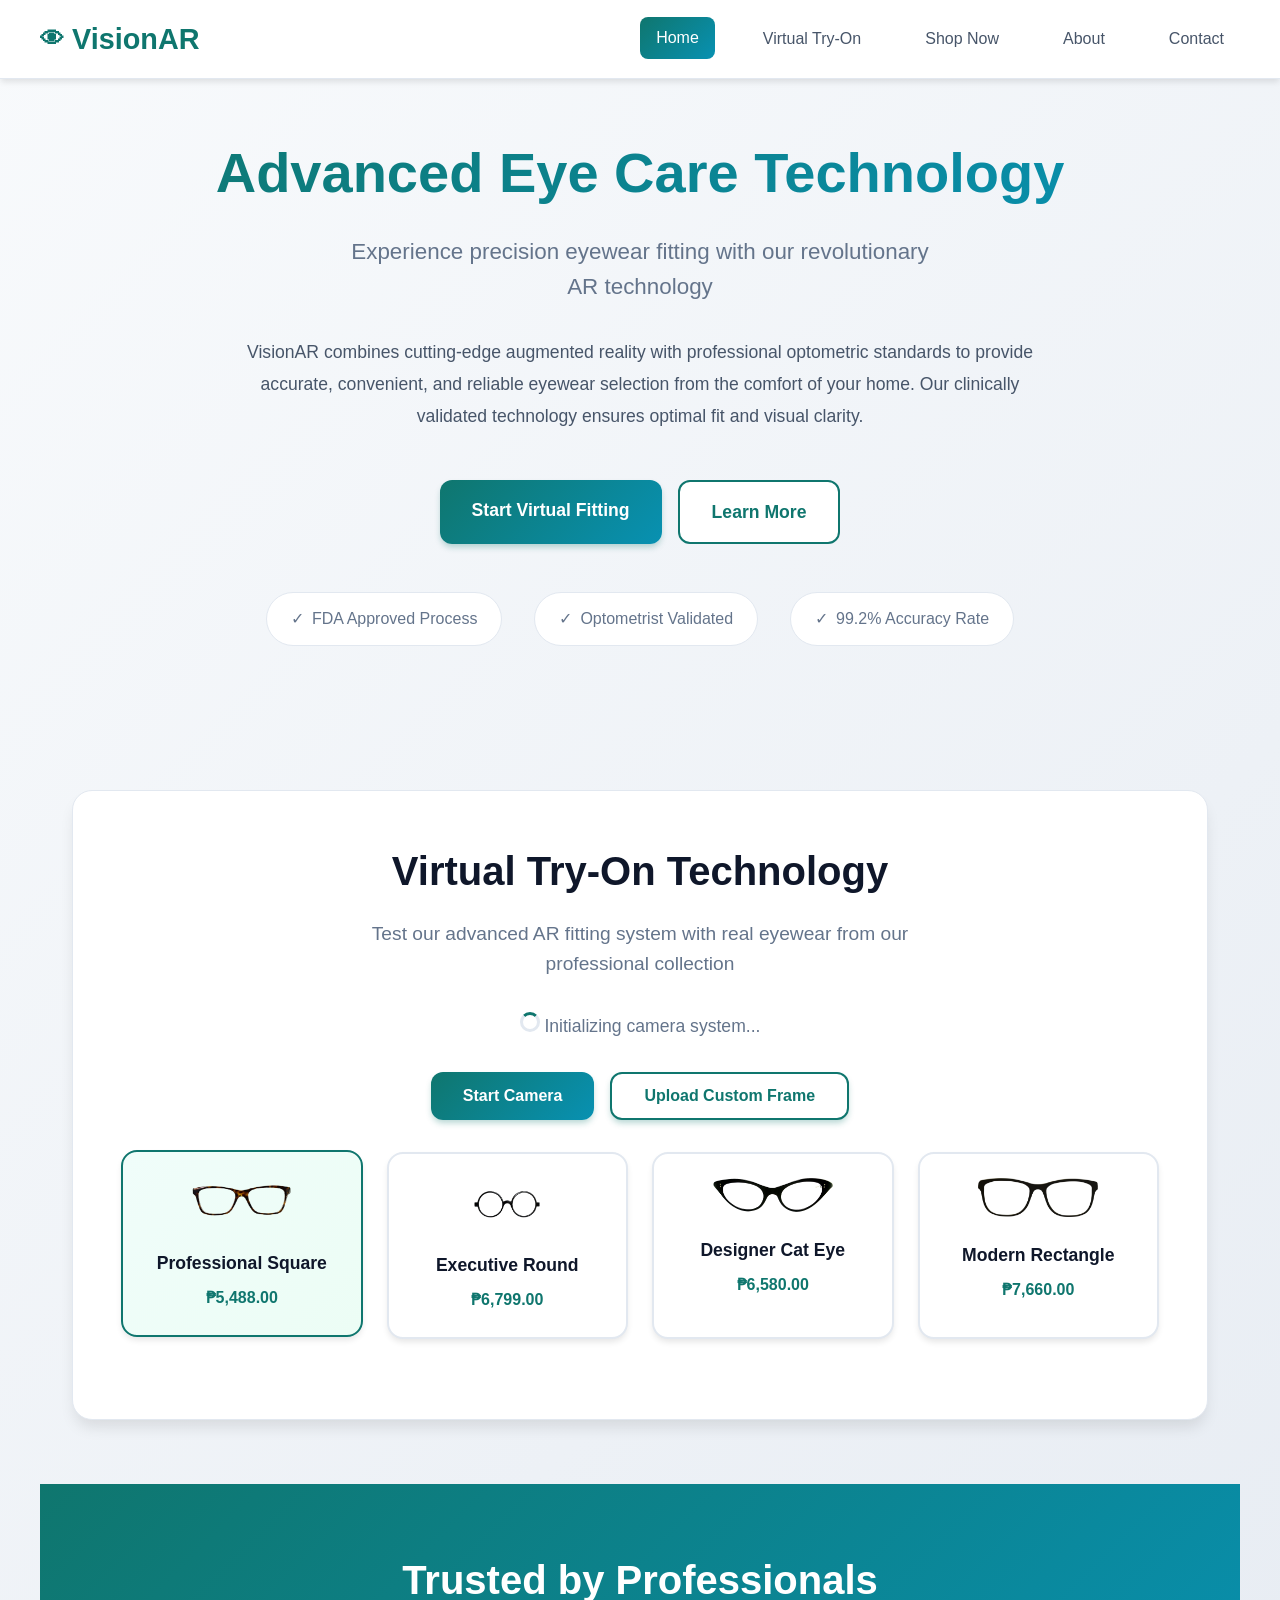
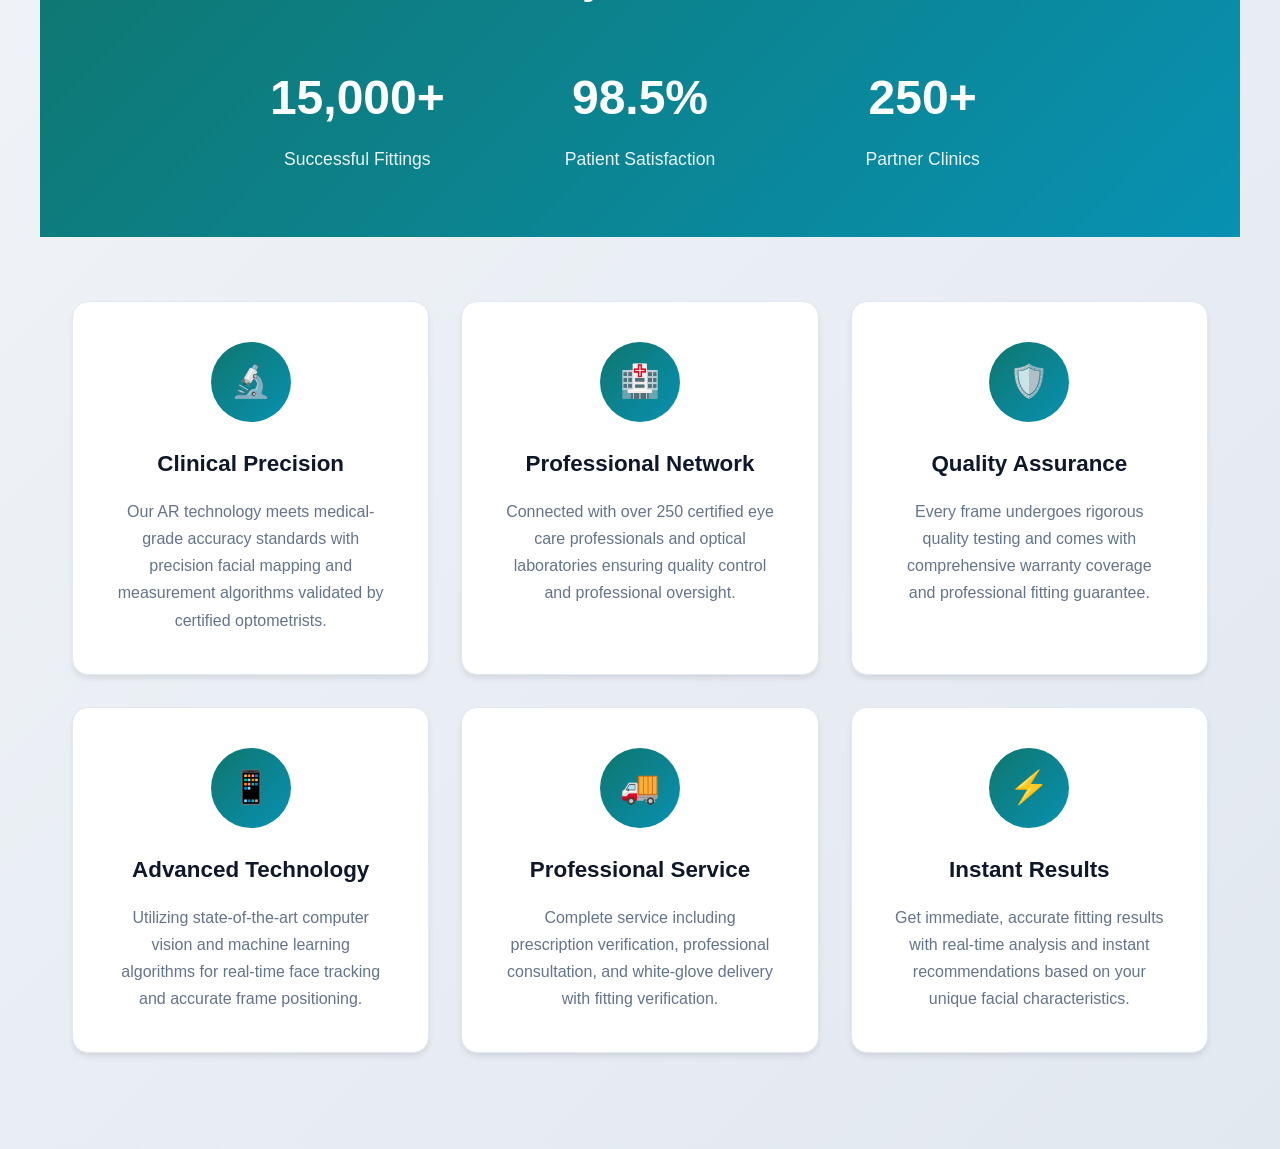
<file: Eyeclinic/index.html>
<!DOCTYPE html>
<html lang="en">
<head>
    <meta charset="UTF-8">
    <meta name="viewport" content="width=device-width, initial-scale=1.0">
    <title>VisionAR - Advanced Eye Care Solutions</title>
    <style>
         /* Loading Overlay Styles */
        .loading-overlay {
            position: fixed;
            top: 0;
            left: 0;
            width: 100%;
            height: 100%;
            background: rgba(255, 255, 255, 0.95);
            backdrop-filter: blur(10px);
            display: flex;
            align-items: center;
            justify-content: center;
            z-index: 9999;
            opacity: 1;
            transition: opacity 0.5s ease, visibility 0.5s ease;
        }

        .loading-overlay.hidden {
            opacity: 0;
            visibility: hidden;
        }

        /* Main Glasses Loading Animation */
        .glasses-loader {
            position: relative;
            width: 120px;
            height: 60px;
        }

        .glasses-frame {
            position: absolute;
            width: 100%;
            height: 100%;
            stroke: #0f766e;
            stroke-width: 3;
            fill: none;
            stroke-linecap: round;
            stroke-linejoin: round;
        }

        .lens-left, .lens-right {
            stroke-dasharray: 100;
            stroke-dashoffset: 100;
            animation: drawLens 2s ease-in-out infinite;
        }

        .lens-right {
            animation-delay: 0.3s;
        }

        .bridge {
            stroke-dasharray: 20;
            stroke-dashoffset: 20;
            animation: drawBridge 1.5s ease-in-out infinite;
            animation-delay: 0.6s;
        }

        .temple-left, .temple-right {
            stroke-dasharray: 40;
            stroke-dashoffset: 40;
            animation: drawTemple 1.8s ease-in-out infinite;
        }

        .temple-right {
            animation-delay: 0.9s;
        }

        @keyframes drawLens {
            0%, 20% {
                stroke-dashoffset: 100;
                stroke: #0f766e;
            }
            50% {
                stroke-dashoffset: 0;
                stroke: #0891b2;
            }
            80%, 100% {
                stroke-dashoffset: 100;
                stroke: #0f766e;
            }
        }

        @keyframes drawBridge {
            0%, 30% {
                stroke-dashoffset: 20;
            }
            60% {
                stroke-dashoffset: 0;
            }
            90%, 100% {
                stroke-dashoffset: 20;
            }
        }

        @keyframes drawTemple {
            0%, 40% {
                stroke-dashoffset: 40;
            }
            70% {
                stroke-dashoffset: 0;
            }
            100% {
                stroke-dashoffset: 40;
            }
        }

        /* Loading Text */
        .loading-text {
            position: absolute;
            top: 80px;
            left: 50%;
            transform: translateX(-50%);
            color: #0f766e;
            font-size: 1.2rem;
            font-weight: 600;
            text-align: center;
            min-width: 200px;
        }

        .loading-dots {
            display: inline-block;
            width: 20px;
        }

        .loading-dots::after {
            content: '';
            animation: dots 1.5s infinite;
        }

        @keyframes dots {
            0%, 20% { content: ''; }
            40% { content: '.'; }
            60% { content: '..'; }
            80%, 100% { content: '...'; }
        }
        * {
            margin: 0;
            padding: 0;
            box-sizing: border-box;
        }

        body {
            font-family: 'Segoe UI', Tahoma, Geneva, Verdana, sans-serif;
            background: linear-gradient(135deg, #f8fafc 0%, #e2e8f0 100%);
            min-height: 100vh;
            color: #1e293b;
            line-height: 1.6;
        }

        .navbar {
            background: rgba(255, 255, 255, 0.95);
            backdrop-filter: blur(20px);
            padding: 1rem 2rem;
            position: fixed;
            width: 100%;
            top: 0;
            z-index: 1000;
            border-bottom: 1px solid #e2e8f0;
            box-shadow: 0 4px 6px -1px rgba(0, 0, 0, 0.1);
        }

        .nav-content {
            display: flex;
            justify-content: space-between;
            align-items: center;
            max-width: 1200px;
            margin: 0 auto;
        }

        .logo {
            font-size: 1.8rem;
            font-weight: 700;
            color: #0f766e;
            display: flex;
            align-items: center;
            gap: 0.5rem;
        }

        .logo::before {
            content: "👁";
            font-size: 1.5rem;
        }

        .nav-links {
            display: flex;
            gap: 2rem;
        }

        .nav-links a {
            color: #475569;
            text-decoration: none;
            transition: all 0.3s ease;
            padding: 0.5rem 1rem;
            border-radius: 8px;
            font-weight: 500;
        }

        .nav-links a:hover {
            background: #f1f5f9;
            color: #0f766e;
            transform: translateY(-1px);
        }

        .container {
            max-width: 1200px;
            margin: 0 auto;
            padding: 6rem 2rem 2rem;
        }

        .hero {
            text-align: center;
            margin-bottom: 4rem;
            padding: 2rem 0;
        }

        .hero h1 {
            font-size: 3.5rem;
            color: #0f172a;
            margin-bottom: 1rem;
            font-weight: 800;
            background: linear-gradient(135deg, #0f766e, #0891b2);
            -webkit-background-clip: text;
            -webkit-text-fill-color: transparent;
            background-clip: text;
        }

        .hero .subtitle {
            font-size: 1.4rem;
            color: #64748b;
            margin-bottom: 2rem;
            max-width: 600px;
            margin-left: auto;
            margin-right: auto;
        }

        .hero .description {
            font-size: 1.1rem;
            color: #475569;
            max-width: 800px;
            margin: 0 auto 3rem;
            line-height: 1.8;
        }

        .cta-buttons {
            display: flex;
            gap: 1rem;
            justify-content: center;
            flex-wrap: wrap;
            margin-bottom: 3rem;
        }

        .btn-primary {
            background: linear-gradient(135deg, #0f766e, #0891b2);
            color: white;
            border: none;
            padding: 1rem 2rem;
            border-radius: 12px;
            cursor: pointer;
            font-size: 1.1rem;
            font-weight: 600;
            transition: all 0.3s ease;
            text-decoration: none;
            display: inline-block;
            box-shadow: 0 4px 6px -1px rgba(15, 118, 110, 0.3);
        }

        .btn-primary:hover {
            transform: translateY(-2px);
            box-shadow: 0 8px 25px -8px rgba(15, 118, 110, 0.5);
        }

        .btn-secondary {
            background: white;
            color: #0f766e;
            border: 2px solid #0f766e;
            padding: 1rem 2rem;
            border-radius: 12px;
            cursor: pointer;
            font-size: 1.1rem;
            font-weight: 600;
            transition: all 0.3s ease;
            text-decoration: none;
            display: inline-block;
        }

        .btn-secondary:hover {
            background: #0f766e;
            color: white;
            transform: translateY(-2px);
        }

        .ar-section {
            background: white;
            border-radius: 20px;
            padding: 3rem;
            margin-bottom: 4rem;
            border: 1px solid #e2e8f0;
            box-shadow: 0 10px 15px -3px rgba(0, 0, 0, 0.1);
        }

        .section-header {
            text-align: center;
            margin-bottom: 2rem;
        }

        .section-title {
            font-size: 2.5rem;
            color: #0f172a;
            margin-bottom: 1rem;
            font-weight: 700;
        }

        .section-subtitle {
            font-size: 1.2rem;
            color: #64748b;
            max-width: 600px;
            margin: 0 auto;
        }

        .camera-container {
            position: relative;
            max-width: 600px;
            margin: 0 auto;
            border-radius: 16px;
            overflow: hidden;
            box-shadow: 0 20px 25px -5px rgba(0, 0, 0, 0.1);
            background: #f8fafc;
            border: 2px solid #e2e8f0;
        }

        #video {
            width: 100%;
            height: auto;
            display: block;
            transform: scaleX(-1);
        }

        .glasses-overlay {
            position: absolute;
            top: 50%;
            left: 50%;
            transform: translate(-50%, -50%);
            width: 200px;
            height: auto;
            opacity: 0.9;
            transition: all 0.3s ease;
            pointer-events: none;
        }

        .controls {
            display: flex;
            justify-content: center;
            gap: 1rem;
            margin: 2rem 0;
            flex-wrap: wrap;
        }

        .btn {
            background: linear-gradient(135deg, #0f766e, #0891b2);
            color: white;
            border: none;
            padding: 0.8rem 2rem;
            border-radius: 12px;
            cursor: pointer;
            font-size: 1rem;
            font-weight: 600;
            transition: all 0.3s ease;
            box-shadow: 0 4px 6px -1px rgba(15, 118, 110, 0.3);
        }

        .btn:hover {
            transform: translateY(-2px);
            box-shadow: 0 8px 25px -8px rgba(15, 118, 110, 0.5);
        }

        .btn.secondary {
            background: white;
            color: #0f766e;
            border: 2px solid #0f766e;
        }

        .btn.secondary:hover {
            background: #0f766e;
            color: white;
        }

        .glasses-gallery {
            display: grid;
            grid-template-columns: repeat(auto-fit, minmax(200px, 1fr));
            gap: 1.5rem;
            margin: 2rem 0;
        }

        .glasses-item {
            background: white;
            border-radius: 16px;
            padding: 1.5rem;
            text-align: center;
            cursor: pointer;
            transition: all 0.3s ease;
            border: 2px solid #e2e8f0;
            box-shadow: 0 4px 6px -1px rgba(0, 0, 0, 0.1);
        }

        .glasses-item:hover {
            transform: translateY(-4px);
            box-shadow: 0 10px 15px -3px rgba(0, 0, 0, 0.15);
            border-color: #0f766e;
        }

        .glasses-item.selected {
            border-color: #0f766e;
            background: linear-gradient(135deg, #f0fdfa, #ecfdf5);
            transform: translateY(-2px);
        }

        .glasses-item img {
            width: 120px;
            height: auto;
            margin-bottom: 1rem;
            max-height: 50px;
            object-fit: contain;
        }

        .glasses-item h4 {
            color: #0f172a;
            font-size: 1.1rem;
            margin-bottom: 0.5rem;
            font-weight: 600;
        }

        .glasses-item p {
            color: #0f766e;
            font-size: 1rem;
            font-weight: 600;
        }

        .features {
            display: grid;
            grid-template-columns: repeat(auto-fit, minmax(300px, 1fr));
            gap: 2rem;
            margin: 4rem 0;
        }

        .feature-card {
            background: white;
            border-radius: 16px;
            padding: 2.5rem;
            text-align: center;
            border: 1px solid #e2e8f0;
            transition: all 0.3s ease;
            box-shadow: 0 4px 6px -1px rgba(0, 0, 0, 0.1);
        }

        .feature-card:hover {
            transform: translateY(-8px);
            box-shadow: 0 20px 25px -5px rgba(0, 0, 0, 0.15);
        }

        .feature-icon {
            width: 80px;
            height: 80px;
            background: linear-gradient(135deg, #0f766e, #0891b2);
            border-radius: 50%;
            display: flex;
            align-items: center;
            justify-content: center;
            margin: 0 auto 1.5rem;
            font-size: 2rem;
        }

        .nav-links a:hover, .nav-links a.active {
            background: #f1f5f9;
            color: #0f766e;
            transform: translateY(-1px);
        }

        .nav-links a.active {
            background: linear-gradient(135deg, #0f766e, #0891b2);
            color: white;
        }

        .feature-card h3 {
            color: #0f172a;
            margin-bottom: 1rem;
            font-size: 1.4rem;
            font-weight: 700;
        }

        .feature-card p {
            color: #64748b;
            line-height: 1.7;
            font-size: 1rem;
        }

        .stats-section {
            background: linear-gradient(135deg, #0f766e, #0891b2);
            color: white;
            padding: 4rem 2rem;
            margin: 4rem -2rem;
            text-align: center;
        }

        .stats-grid {
            display: grid;
            grid-template-columns: repeat(auto-fit, minmax(200px, 1fr));
            gap: 3rem;
            max-width: 800px;
            margin: 0 auto;
        }

        .stat-item h3 {
            font-size: 3rem;
            font-weight: 800;
            margin-bottom: 0.5rem;
        }

        .stat-item p {
            font-size: 1.1rem;
            opacity: 0.9;
        }

        .status {
            text-align: center;
            margin: 1rem 0;
            color: #64748b;
            font-size: 1.1rem;
        }

        .loading {
            display: inline-block;
            width: 20px;
            height: 20px;
            border: 3px solid #e2e8f0;
            border-radius: 50%;
            border-top-color: #0f766e;
            animation: spin 1s ease-in-out infinite;
        }

        @keyframes spin {
            to { transform: rotate(360deg); }
        }

        .error {
            color: #dc2626;
            background: #fee2e2;
            padding: 1rem;
            border-radius: 8px;
            margin: 1rem 0;
            border: 1px solid #fecaca;
        }

        @media (max-width: 768px) {
            .hero h1 {
                font-size: 2.5rem;
            }
            
            .nav-links {
                display: none;
            }
            
            .container {
                padding: 5rem 1rem 1rem;
            }
            
            .ar-section {
                padding: 2rem 1rem;
            }
            
            .stats-section {
                margin: 4rem -1rem;
            }
        }

        .trust-indicators {
            display: flex;
            justify-content: center;
            gap: 2rem;
            margin: 3rem 0;
            flex-wrap: wrap;
        }

        .trust-badge {
            display: flex;
            align-items: center;
            gap: 0.5rem;
            padding: 0.8rem 1.5rem;
            background: white;
            border-radius: 50px;
            border: 1px solid #e2e8f0;
            color: #64748b;
            font-weight: 500;
        }
    </style>
</head>
<body>
     <!-- Loading Overlay -->
    <div class="loading-overlay hidden" id="loadingOverlay">
        <div class="glasses-loader">
            <svg class="glasses-frame" viewBox="0 0 120 60">
                <!-- Left Lens -->
                <circle class="lens-left" cx="25" cy="30" r="18"/>
                <!-- Right Lens -->
                <circle class="lens-right" cx="95" cy="30" r="18"/>
                <!-- Bridge -->
                <line class="bridge" x1="43" y1="30" x2="77" y2="30"/>
                <!-- Left Temple -->
                <line class="temple-left" x1="7" y1="30" x2="0" y2="25"/>
                <!-- Right Temple -->
                <line class="temple-right" x1="113" y1="30" x2="120" y2="25"/>
            </svg>
            <div class="loading-text">
                Loading VisionAR<span class="loading-dots"></span>
            </div>
        </div>
    </div>
    <nav class="navbar">
        <div class="nav-content">
            <div class="logo">VisionAR</div>
            <div class="nav-links">
                <a href="index.html" class="active" >Home</a>
                <a href="try-on.html">Virtual Try-On</a>
                <a href="glasses.html">Shop Now</a>
                <a href="about.html">About</a>
                <a href="contact.html">Contact</a>
            </div>
        </div>
    </nav>

    <div class="container">
        <div class="hero">
            <h1>Advanced Eye Care Technology</h1>
            <p class="subtitle">Experience precision eyewear fitting with our revolutionary AR technology</p>
            <p class="description">
                VisionAR combines cutting-edge augmented reality with professional optometric standards 
                to provide accurate, convenient, and reliable eyewear selection from the comfort of your home. 
                Our clinically validated technology ensures optimal fit and visual clarity.
            </p>
            <div class="cta-buttons">
                <a href="try-on.html" class="btn-primary">Start Virtual Fitting</a>
                <a href="glasses.html" class="btn-secondary">Learn More</a>
            </div>
            <div class="trust-indicators">
                <div class="trust-badge">
                    <span>✓</span> FDA Approved Process
                </div>
                <div class="trust-badge">
                    <span>✓</span> Optometrist Validated
                </div>
                <div class="trust-badge">
                    <span>✓</span> 99.2% Accuracy Rate
                </div>
            </div>
        </div>

        <div class="ar-section">
            <div class="section-header">
                <h2 class="section-title">Virtual Try-On Technology</h2>
                <p class="section-subtitle">
                    Test our advanced AR fitting system with real eyewear from our professional collection
                </p>
            </div>
            
            <div id="status" class="status">
                <div class="loading"></div> Initializing camera system...
            </div>
            
            <div class="camera-container" id="cameraContainer" style="display: none;">
                <video id="video" autoplay muted playsinline></video>
                <img id="glassesOverlay" class="glasses-overlay" src="" alt="Virtual Glasses" style="display: none;">
            </div>

            <div class="controls">
                <button id="startCamera" class="btn">Start Camera</button>
                <button id="stopCamera" class="btn secondary" style="display: none;">Stop Camera</button>
                <button id="capturePhoto" class="btn secondary" style="display: none;">Capture Photo</button>
                <button id="uploadGlasses" class="btn secondary">Upload Custom Frame</button>
                <input type="file" id="glassesInput" accept="image/*" style="display: none;">
            </div>

            <div class="glasses-gallery">
                <div class="glasses-item selected" data-glasses="classic">
                    <img src="img/frameone.png" style="border-radius: 8px;" alt="Professional Square Frame">
                    <h4>Professional Square</h4>
                    <p>₱5,488.00</p>
                </div>
                <div class="glasses-item" data-glasses="aviator">
                    <img src="img/frametwo.png" style="border-radius: 8px;" alt="Executive Round Frame">
                    <h4>Executive Round</h4>
                    <p>₱6,799.00</p>
                </div>
                <div class="glasses-item" data-glasses="round">
                    <img src="img/framethree.png" style="border-radius: 8px;" alt="Designer Cat Eye">
                    <h4>Designer Cat Eye</h4>
                    <p>₱6,580.00</p>
                </div>
                <div class="glasses-item" data-glasses="cat-eye">
                    <img src="img/framefour.png" style="border-radius: 8px;" alt="Modern Rectangle">
                    <h4>Modern Rectangle</h4>
                    <p>₱7,660.00</p>
                </div>
            </div>
        </div>

        <div class="stats-section">
            <h2 style="margin-bottom: 3rem; font-size: 2.5rem;">Trusted by Professionals</h2>
            <div class="stats-grid">
                <div class="stat-item">
                    <h3>15,000+</h3>
                    <p>Successful Fittings</p>
                </div>
                <div class="stat-item">
                    <h3>98.5%</h3>
                    <p>Patient Satisfaction</p>
                </div>
                <div class="stat-item">
                    <h3>250+</h3>
                    <p>Partner Clinics</p>
                </div>
            </div>
        </div>

        <div class="features">
            <div class="feature-card">
                <div class="feature-icon">🔬</div>
                <h3>Clinical Precision</h3>
                <p>Our AR technology meets medical-grade accuracy standards with precision facial mapping and measurement algorithms validated by certified optometrists.</p>
            </div>
            <div class="feature-card">
                <div class="feature-icon">🏥</div>
                <h3>Professional Network</h3>
                <p>Connected with over 250 certified eye care professionals and optical laboratories ensuring quality control and professional oversight.</p>
            </div>
            <div class="feature-card">
                <div class="feature-icon">🛡️</div>
                <h3>Quality Assurance</h3>
                <p>Every frame undergoes rigorous quality testing and comes with comprehensive warranty coverage and professional fitting guarantee.</p>
            </div>
            <div class="feature-card">
                <div class="feature-icon">📱</div>
                <h3>Advanced Technology</h3>
                <p>Utilizing state-of-the-art computer vision and machine learning algorithms for real-time face tracking and accurate frame positioning.</p>
            </div>
            <div class="feature-card">
                <div class="feature-icon">🚚</div>
                <h3>Professional Service</h3>
                <p>Complete service including prescription verification, professional consultation, and white-glove delivery with fitting verification.</p>
            </div>
            <div class="feature-card">
                <div class="feature-icon">⚡</div>
                <h3>Instant Results</h3>
                <p>Get immediate, accurate fitting results with real-time analysis and instant recommendations based on your unique facial characteristics.</p>
            </div>
        </div>
    </div>

    <script>
        // Main loading system
        function showLoader() {
            const overlay = document.getElementById('loadingOverlay');
            overlay.style.display = 'flex';
            setTimeout(() => {
                overlay.classList.remove('hidden');
            }, 10);
        }

        function hideLoader() {
            const overlay = document.getElementById('loadingOverlay');
            overlay.classList.add('hidden');
            setTimeout(() => {
                overlay.style.display = 'none';
            }, 500);
        }

        // Add loading animation to all navigation links
        document.querySelectorAll('.nav-links a, .cta-buttons a').forEach(link => {
            link.addEventListener('click', function(e) {
                // Only trigger for actual navigation (not the current page)
                if (this.getAttribute('href') && !this.classList.contains('active')) {
                    e.preventDefault();
                    showLoader();
                    
                    // Simulate page loading (in a real site, this would be the actual page load)
                    setTimeout(() => {
                        
                        
                        // Hide loader after content is "loaded"
                        setTimeout(hideLoader, 500);
                    }, 1500);
                }
            });
        });

        // Smooth scrolling for anchor links
        document.querySelectorAll('.nav-links a, .cta-buttons a').forEach(link => {
            link.addEventListener('click', function(e) {
                const href = this.getAttribute('href');
                
                // Only show loading for actual navigation (not current page or anchors)
                if (href && href !== '#' && !this.classList.contains('active')) {
                    // Show loading animation
                    showLoader();
                    
                    // Allow normal navigation to proceed after short delay
                    setTimeout(() => {
                        window.location.href = href;
                    }, 1500);
                }
            });
        });
        class EyewearAR {
            constructor() {
                this.video = document.getElementById('video');
                this.startBtn = document.getElementById('startCamera');
                this.stopBtn = document.getElementById('stopCamera');
                this.captureBtn = document.getElementById('capturePhoto');
                this.status = document.getElementById('status');
                this.cameraContainer = document.getElementById('cameraContainer');
                this.glassesOverlay = document.getElementById('glassesOverlay');
                this.glassesItems = document.querySelectorAll('.glasses-item');
                
                this.stream = null;
                this.selectedGlasses = 'classic';
                this.uploadedImages = {};
                
                this.init();
            }

            init() {
                this.startBtn.addEventListener('click', () => this.startCamera());
                this.stopBtn.addEventListener('click', () => this.stopCamera());
                this.captureBtn.addEventListener('click', () => this.capturePhoto());
                
                const uploadBtn = document.getElementById('uploadGlasses');
                const fileInput = document.getElementById('glassesInput');
                
                uploadBtn.addEventListener('click', () => fileInput.click());
                fileInput.addEventListener('change', (e) => this.handleImageUpload(e));
                
                this.glassesItems.forEach(item => {
                    item.addEventListener('click', (e) => this.selectGlasses(e.currentTarget));
                });

                this.updateGlassesOverlay();
            }

            async startCamera() {
                try {
                    this.updateStatus('Initializing professional AR system...', false);
                    
                    const constraints = {
                        video: {
                            width: { ideal: 640 },
                            height: { ideal: 480 },
                            facingMode: 'user'
                        },
                        audio: false
                    };

                    this.stream = await navigator.mediaDevices.getUserMedia(constraints);
                    this.video.srcObject = this.stream;
                    
                    this.video.addEventListener('loadedmetadata', () => {
                        this.cameraContainer.style.display = 'block';
                        this.status.style.display = 'none';
                        this.startBtn.style.display = 'none';
                        this.stopBtn.style.display = 'inline-block';
                        this.captureBtn.style.display = 'inline-block';
                        this.glassesOverlay.style.display = 'block';
                        
                        this.startFaceTracking();
                    });

                } catch (error) {
                    console.error('Camera access error:', error);
                    this.updateStatus(`System Error: ${error.message}`, true);
                }
            }

            stopCamera() {
                if (this.stream) {
                    this.stream.getTracks().forEach(track => track.stop());
                    this.stream = null;
                }
                
                this.video.srcObject = null;
                this.cameraContainer.style.display = 'none';
                this.startBtn.style.display = 'inline-block';
                this.stopBtn.style.display = 'none';
                this.captureBtn.style.display = 'none';
                this.glassesOverlay.style.display = 'none';
                this.updateStatus('Camera system stopped. Click "Start Camera" to resume.', false);
            }

            selectGlasses(item) {
                this.glassesItems.forEach(g => g.classList.remove('selected'));
                item.classList.add('selected');
                this.selectedGlasses = item.dataset.glasses;
                this.updateGlassesOverlay();
                
                item.style.transform = 'scale(1.05) translateY(-2px)';
                setTimeout(() => {
                    item.style.transform = '';
                }, 300);
            }

            updateGlassesOverlay() {
                if (this.uploadedImages && this.uploadedImages[this.selectedGlasses]) {
                    this.glassesOverlay.src = this.uploadedImages[this.selectedGlasses];
                    this.glassesOverlay.style.width = '220px';
                    this.glassesOverlay.style.height = 'auto';
                    return;
                }
                
                const realProductImages = {
                    classic: "img/frameone.png",
                    aviator: "img/frametwo.png",
                    round: "img/framethree.png",
                    'cat-eye': "img/framefour.png"
                };
                
                const generatedImages = {
                    classic: this.createGlassesDataURL('classic'),
                    aviator: this.createGlassesDataURL('aviator'),
                    round: this.createGlassesDataURL('round'),
                    'cat-eye': this.createGlassesDataURL('cat-eye')
                };
                
                this.glassesOverlay.src = realProductImages[this.selectedGlasses] || generatedImages[this.selectedGlasses];
                
                if (realProductImages[this.selectedGlasses]) {
                    this.glassesOverlay.style.width = '240px';
                    this.glassesOverlay.style.height = '90px';
                } else {
                    this.glassesOverlay.style.width = '200px';
                    this.glassesOverlay.style.height = '80px';
                }
            }

            createGlassesDataURL(style) {
                const canvas = document.createElement('canvas');
                canvas.width = 240;
                canvas.height = 90;
                const ctx = canvas.getContext('2d');
                
                ctx.lineWidth = 2.5;
                
                switch (style) {
                    case 'classic':
                        ctx.strokeStyle = '#2a2a2a';
                        ctx.fillStyle = 'rgba(42, 42, 42, 0.1)';
                        
                        this.drawRoundedRect(ctx, 25, 25, 70, 45, 8);
                        ctx.fill();
                        ctx.stroke();
                        
                        this.drawRoundedRect(ctx, 145, 25, 70, 45, 8);
                        ctx.fill();
                        ctx.stroke();
                        
                        ctx.beginPath();
                        ctx.moveTo(95, 42);
                        ctx.quadraticCurveTo(120, 40, 145, 42);
                        ctx.stroke();
                        break;
                        
                    case 'aviator':
                        ctx.strokeStyle = '#B8860B';
                        ctx.fillStyle = 'rgba(184, 134, 11, 0.05)';
                        ctx.lineWidth = 2;
                        
                        ctx.beginPath();
                        ctx.ellipse(60, 45, 35, 30, 0, 0, 2*Math.PI);
                        ctx.fill();
                        ctx.stroke();
                        
                        ctx.beginPath();
                        ctx.ellipse(180, 45, 35, 30, 0, 0, 2*Math.PI);
                        ctx.fill();
                        ctx.stroke();
                        
                        ctx.beginPath();
                        ctx.moveTo(95, 35);
                        ctx.quadraticCurveTo(120, 32, 145, 35);
                        ctx.stroke();
                        break;
                        
                    case 'round':
                        ctx.strokeStyle = '#2a2a2a';
                        ctx.fillStyle = 'rgba(42, 42, 42, 0.05)';
                        ctx.lineWidth = 2;
                        
                        ctx.beginPath();
                        ctx.arc(60, 45, 32, 0, 2 * Math.PI);
                        ctx.fill();
                        ctx.stroke();
                        
                        ctx.beginPath();
                        ctx.arc(180, 45, 32, 0, 2 * Math.PI);
                        ctx.fill();
                        ctx.stroke();
                        
                        ctx.beginPath();
                        ctx.moveTo(92, 45);
                        ctx.lineTo(148, 45);
                        ctx.stroke();
                        break;
                        
                    case 'cat-eye':
                        ctx.strokeStyle = '#2a2a2a';
                        ctx.fillStyle = 'rgba(42, 42, 42, 0.1)';
                        
                        ctx.beginPath();
                        ctx.moveTo(30, 45);
                        ctx.quadraticCurveTo(35, 25, 65, 30);
                        ctx.quadraticCurveTo(90, 35, 85, 50);
                        ctx.quadraticCurveTo(80, 65, 50, 60);
                        ctx.quadraticCurveTo(25, 55, 30, 45);
                        ctx.closePath();
                        ctx.fill();
                        ctx.stroke();
                        
                        ctx.beginPath();
                        ctx.moveTo(210, 45);
                        ctx.quadraticCurveTo(205, 25, 175, 30);
                        ctx.quadraticCurveTo(150, 35, 155, 50);
                        ctx.quadraticCurveTo(160, 65, 190, 60);
                        ctx.quadraticCurveTo(215, 55, 210, 45);
                        ctx.closePath();
                        ctx.fill();
                        ctx.stroke();
                        break;
                }
                
                return canvas.toDataURL();
            }

            drawRoundedRect(ctx, x, y, width, height, radius) {
                ctx.beginPath();
                ctx.moveTo(x + radius, y);
                ctx.lineTo(x + width - radius, y);
                ctx.quadraticCurveTo(x + width, y, x + width, y + radius);
                ctx.lineTo(x + width, y + height - radius);
                ctx.quadraticCurveTo(x + width, y + height, x + width - radius, y + height);
                ctx.lineTo(x + radius, y + height);
                ctx.quadraticCurveTo(x, y + height, x, y + height - radius);
                ctx.lineTo(x, y + radius);
                ctx.quadraticCurveTo(x, y, x + radius, y);
                ctx.closePath();
            }

            handleImageUpload(event) {
                const file = event.target.files[0];
                if (file && file.type.startsWith('image/')) {
                    const reader = new FileReader();
                    reader.onload = (e) => {
                        this.uploadedImages = this.uploadedImages || {};
                        this.uploadedImages[this.selectedGlasses] = e.target.result;
                        
                        this.updateGlassesOverlay();
                        
                        const selectedItem = document.querySelector(`.glasses-item[data-glasses="${this.selectedGlasses}"]`);
                        const img = selectedItem.querySelector('img');
                        if (img) {
                            img.src = e.target.result;
                            img.style.objectFit = 'contain';
                        }
                        
                        this.updateStatus('Professional frame uploaded successfully', false);
                        setTimeout(() => {
                            if (this.stream) {
                                this.updateStatus('', false);
                            }
                        }, 2000);
                    };
                    reader.readAsDataURL(file);
                } else {
                    this.updateStatus('Please select a valid image file', true);
                }
            }

            startFaceTracking() {
                let baseTop = 45;
                let baseLeft = 50;
                
                const animate = () => {
                    if (this.stream) {
                        const offsetX = Math.sin(Date.now() * 0.001) * 2;
                        const offsetY = Math.cos(Date.now() * 0.0015) * 1;
                        
                        this.glassesOverlay.style.left = `${baseLeft + offsetX}%`;
                        this.glassesOverlay.style.top = `${baseTop + offsetY}%`;
                        
                        requestAnimationFrame(animate);
                    }
                };
                
                animate();
            }

            capturePhoto() {
                const canvas = document.createElement('canvas');
                canvas.width = this.video.videoWidth;
                canvas.height = this.video.videoHeight;
                
                const ctx = canvas.getContext('2d');
                ctx.scale(-1, 1);
                ctx.drawImage(this.video, -canvas.width, 0);
                
                const link = document.createElement('a');
                link.download = `visionAR-fitting-${Date.now()}.png`;
                link.href = canvas.toDataURL();
                link.click();
                
                this.captureBtn.textContent = 'Captured!';
                this.captureBtn.style.background = 'linear-gradient(135deg, #059669, #0891b2)';
                
                setTimeout(() => {
                    this.captureBtn.textContent = 'Capture Photo';
                    this.captureBtn.style.background = '';
                }, 1500);
            }

            updateStatus(message, isError = false) {
                this.status.style.display = 'block';
                this.status.innerHTML = message;
                if (isError) {
                    this.status.className = 'status error';
                } else {
                    this.status.className = 'status';
                }
            }
        }

        document.addEventListener('DOMContentLoaded', () => {
            new EyewearAR();
        });

        document.querySelectorAll('a[href^="#"]').forEach(anchor => {
            anchor.addEventListener('click', function (e) {
                e.preventDefault();
                const target = document.querySelector(this.getAttribute('href'));
                if (target) {
                    target.scrollIntoView({
                        behavior: 'smooth'
                    });
                }
            });
        });
    </script>
</body>
</html>
</file>
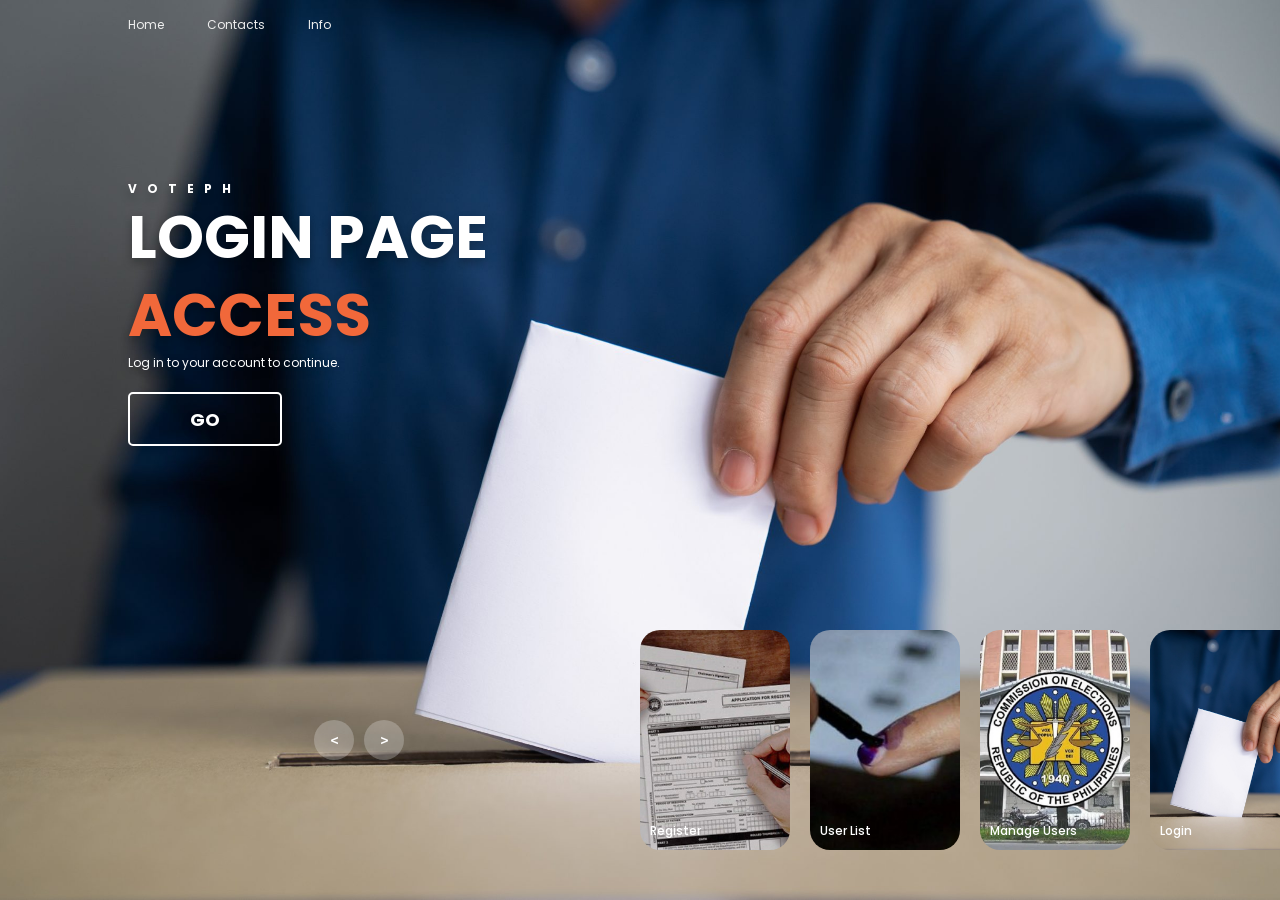
<file: Registration/index.html>
<!DOCTYPE html>
<html lang="en">
<head>
    <meta charset="UTF-8">
    <meta name="viewport" content="width=device-width, initial-scale=1.0">
    <title>Document</title>
    <link rel="stylesheet" href="style.css">
</head>
<body>
    <header>
        <nav>
            <a href="">Home</a>
            <a href="">Contacts</a>
            <a href="">Info</a>
        </nav>
    </header>

    <!-- carousel -->
    <div class="carousel">
        <!-- list item -->
        <div class="list">
            <div class="item">
                <img src="img1.jpg">
                <div class="content">
                    <div class="author">VOTEPH</div>
                    <div class="title">LOGIN PAGE</div>
                    <div class="topic">ACCESS</div>
                    <div class="des">Log in to your account to continue.</div>
                    <div class="buttons">
                        <a href="login.html" class="button">GO</a>
                    </div>
                </div>
            </div>
            <div class="item">
                <img src="img2.jpg">
                <div class="content">
                    <div class="author">VOTEPH</div>
                    <div class="title">CREATE ACCOUNT</div>
                    <div class="topic">REGISTER</div>
                    <div class="des">Sign up for a new account.</div>
                    <div class="buttons">
                        <a href="register.html" class="button">GO</a>
                    </div>
                </div>
            </div>
            <div class="item">
                <img src="img3.jpg">
                <div class="content">
                    <div class="author">VOTEPH</div>
                    <div class="title">USER LIST</div>
                    <div class="topic">VIEW USERS</div>
                    <div class="des">See the list of logged-in users.</div>
                    <div class="buttons">
                        <a href="userlist.php" class="button">GO</a>
                    </div>
                </div>
            </div>
            <div class="item">
                <img src="img4.png">
                <div class="content">
                    <div class="author">VOTEPH</div>
                    <div class="title">MANAGE USERS</div>
                    <div class="topic">UPDATE INFO</div>
                    <div class="des">Modify user details and status.</div>
                    <div class="buttons">
                        <a href="manageusers.php" class="button">GO</a>
                    </div>
                </div>
            </div>
        </div>
        <!-- list thumnail -->
        <div class="thumbnail">
            <div class="item">
                <img src="img1.jpg">
                <div class="content">
                    <div class="title">Login</div>
                </div>
            </div>
            <div class="item">
                <img src="img2.jpg">
                <div class="content">
                    <div class="title">Register</div>
                </div>
            </div>
            <div class="item">
                <img src="img3.jpg">
                <div class="content">
                    <div class="title">User List</div>
                </div>
            </div>
            <div class="item">
                <img src="img4.png">
                <div class="content">
                    <div class="title">Manage Users</div>
                </div>
            </div>
        </div>
        <!-- next prev -->
        <div class="arrows">
            <button id="prev"><</button>
            <button id="next">></button>
        </div>
    </div>

    <script src="app.js"></script>
</body>
</html>
</file>
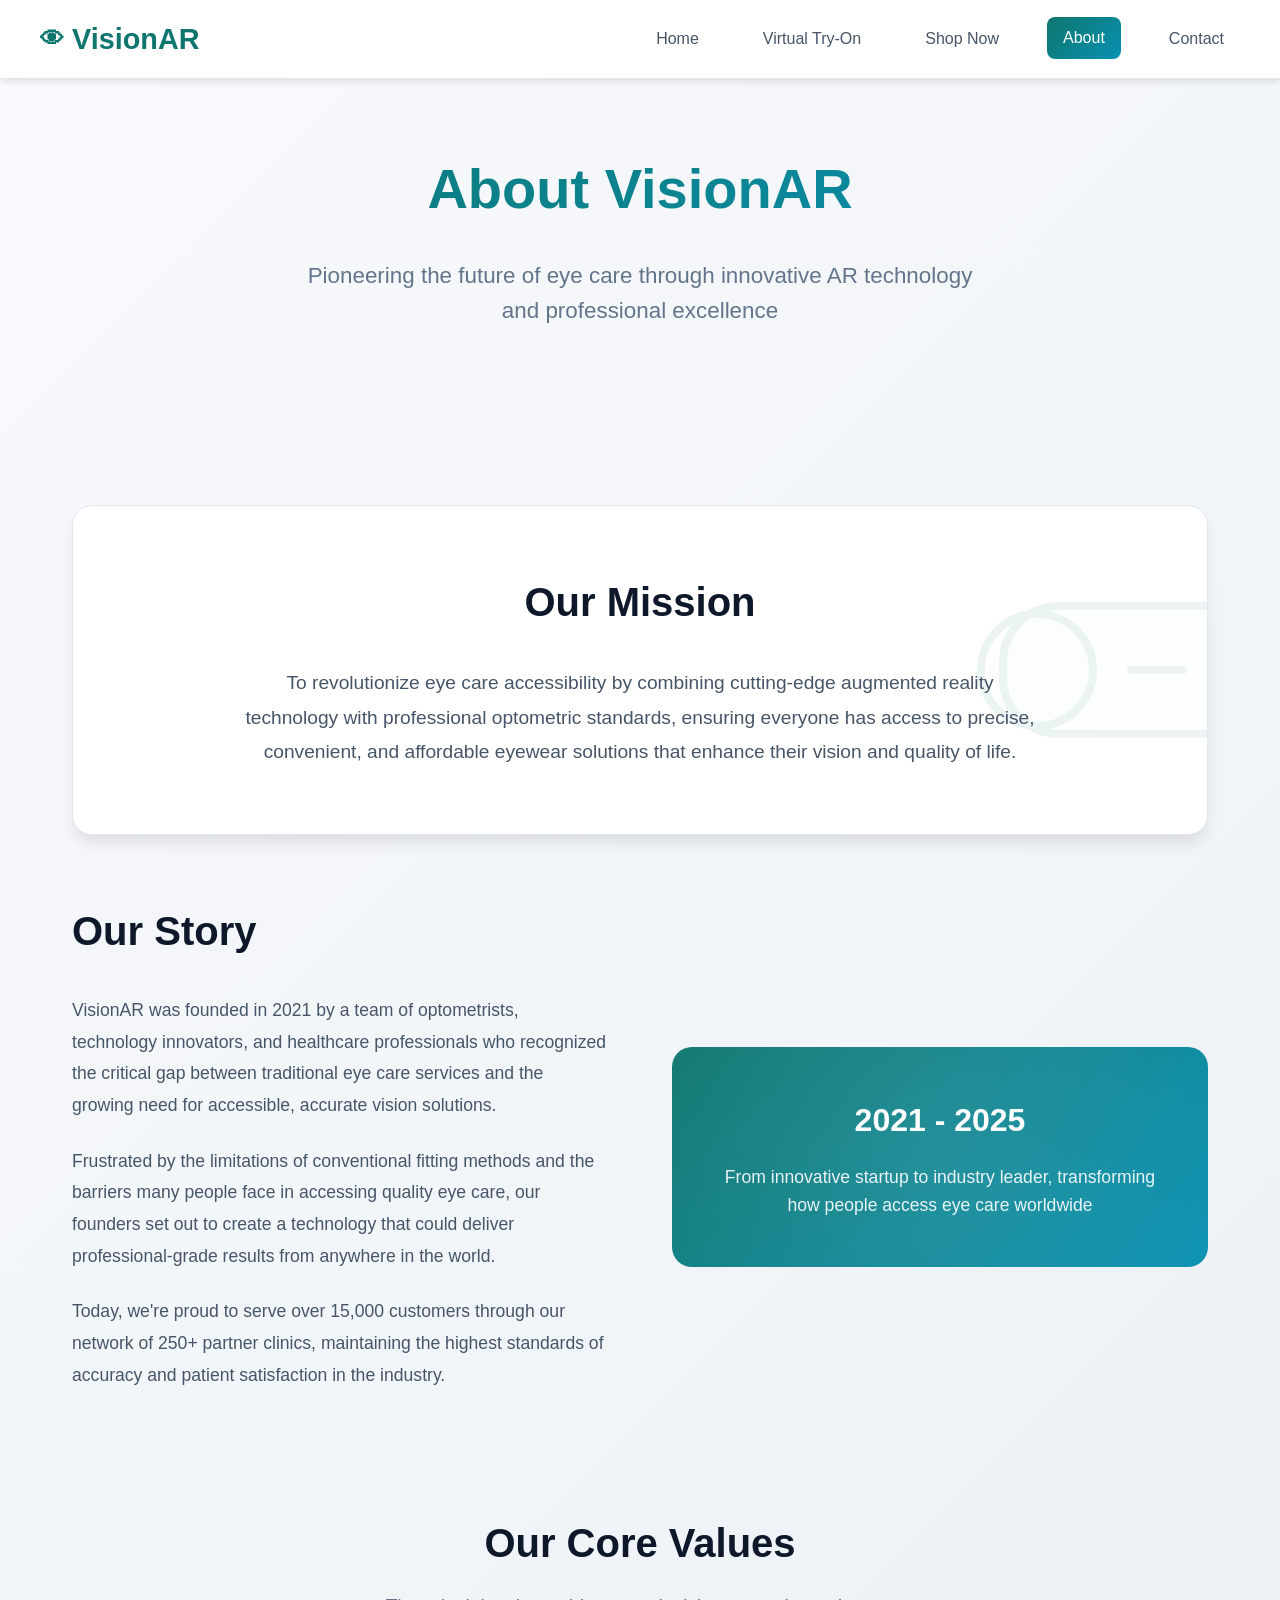
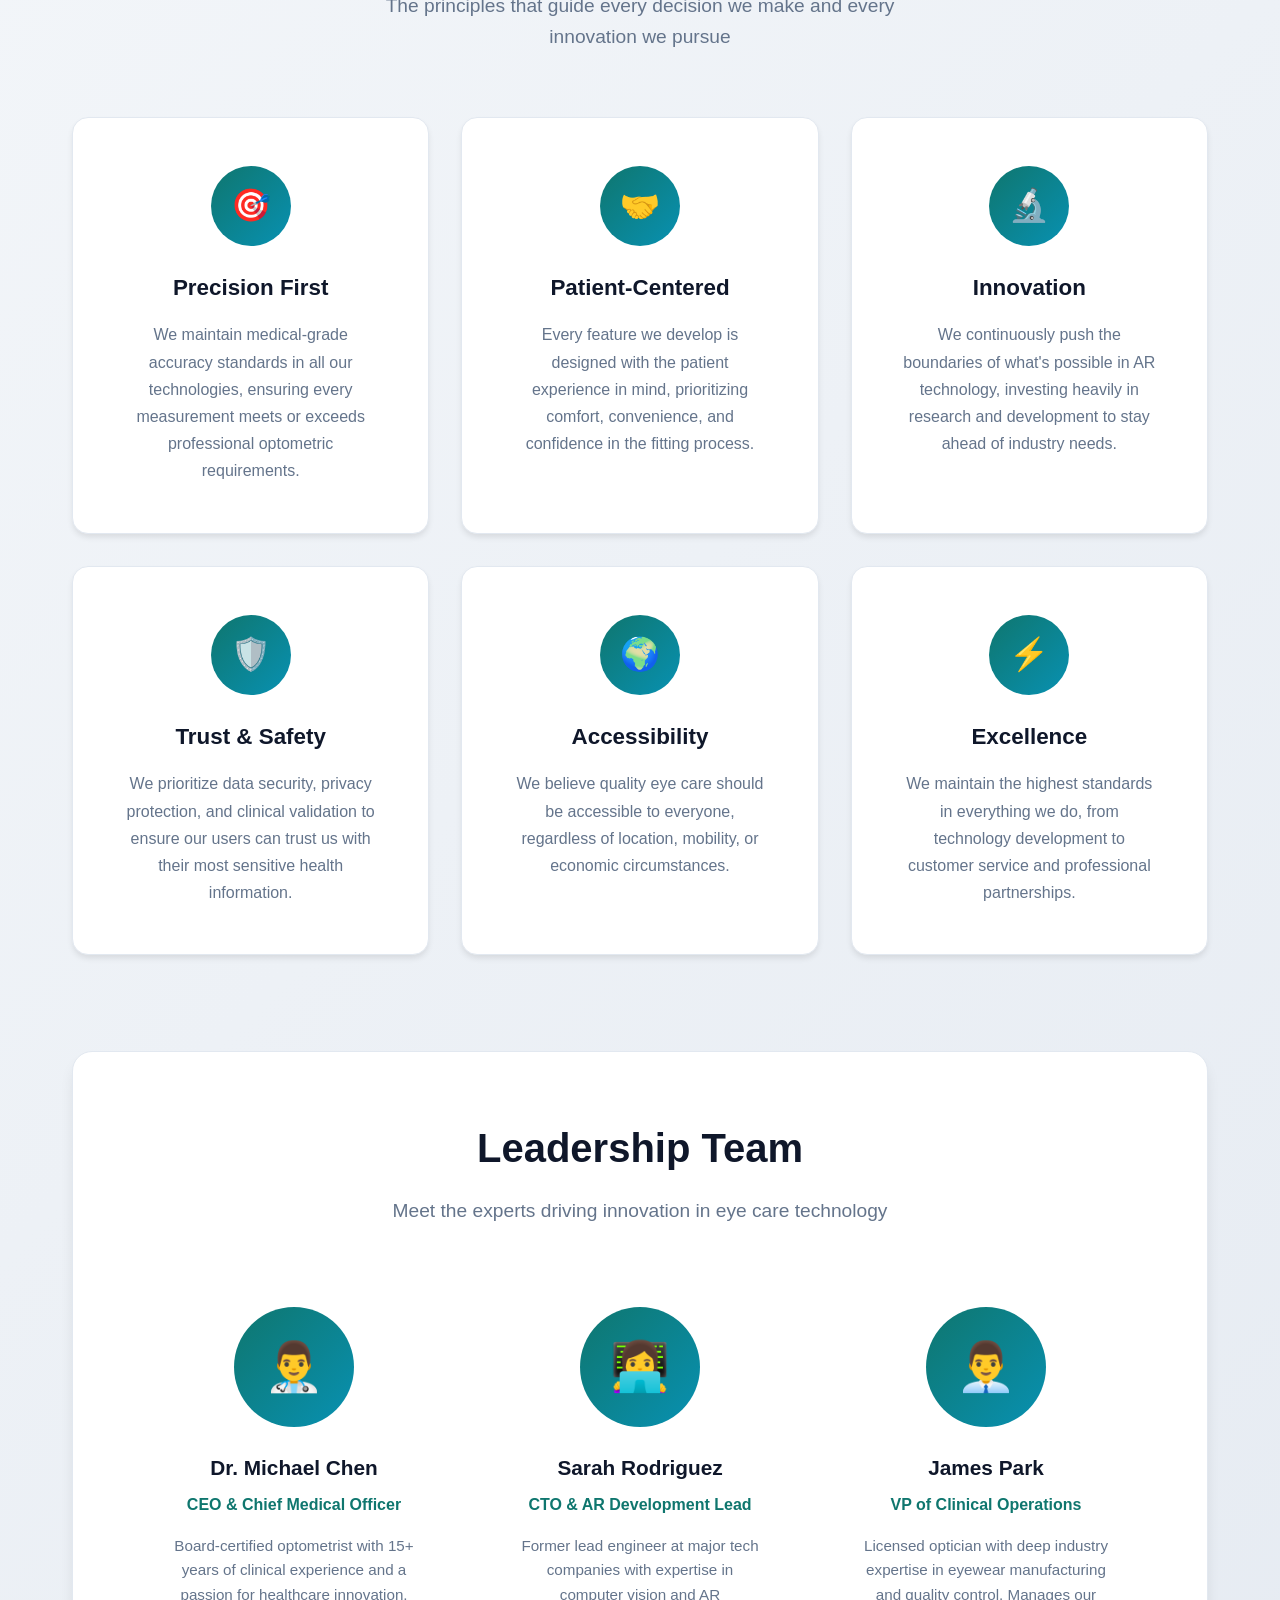
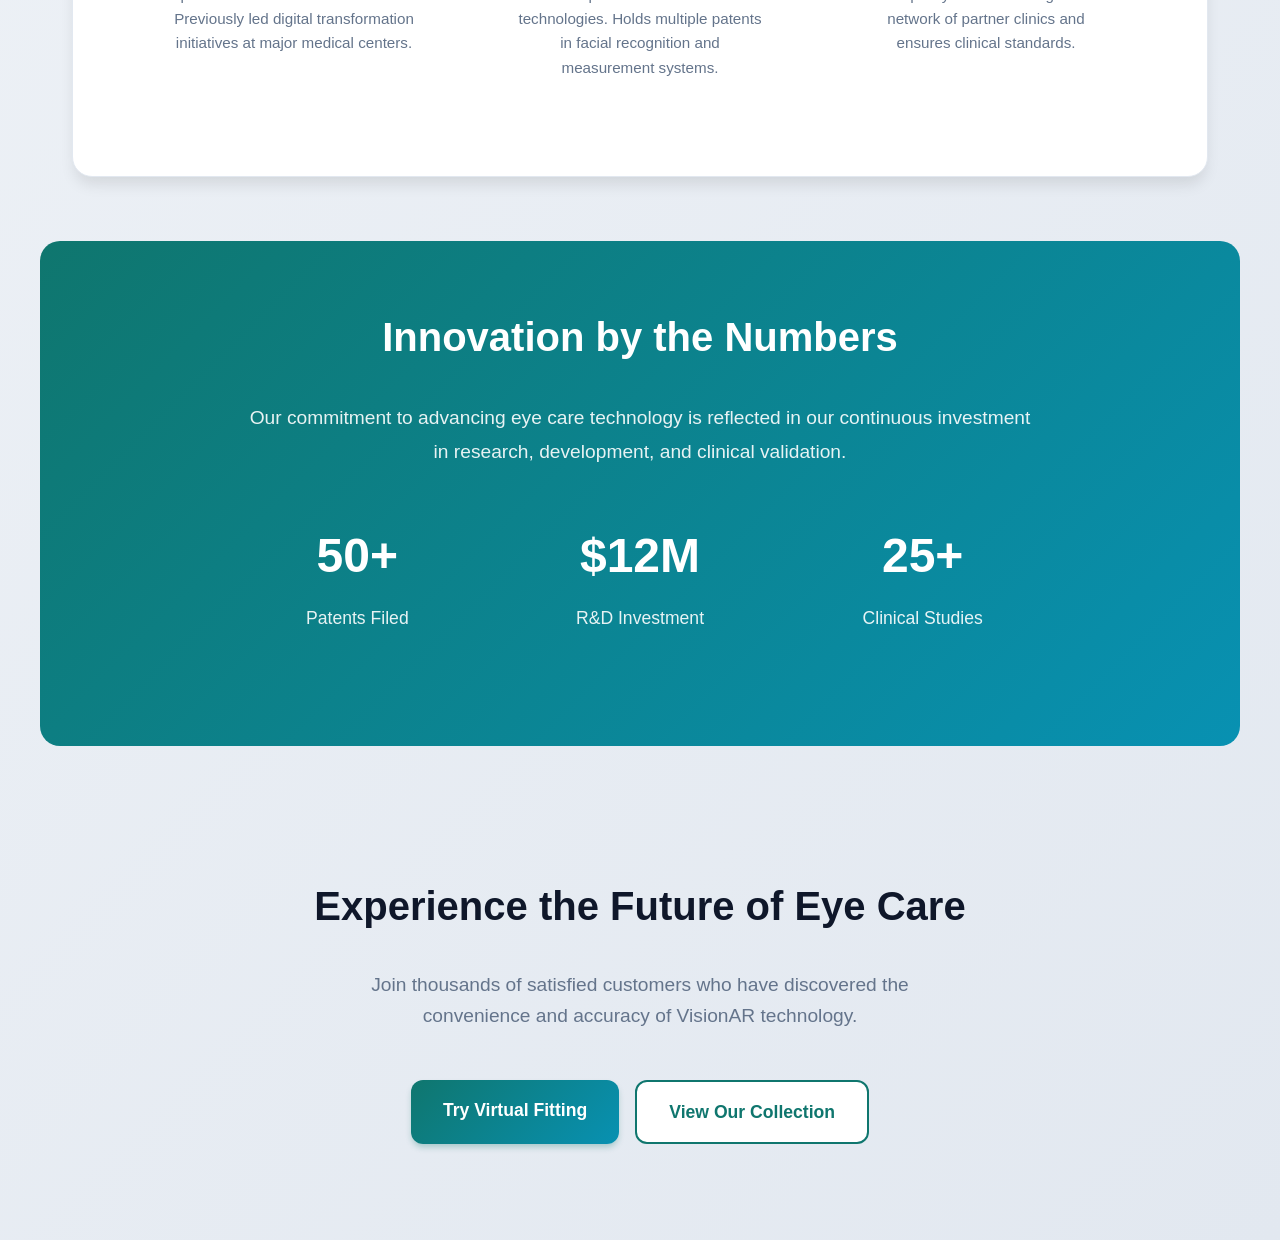
<file: Eyeclinic/about.html>
<!DOCTYPE html>
<html lang="en">
<head>
    <meta charset="UTF-8">
    <meta name="viewport" content="width=device-width, initial-scale=1.0">
    <title>About VisionAR - Advanced Eye Care Solutions</title>
    <style>
        /* Loading Overlay Styles */
        .loading-overlay {
            position: fixed;
            top: 0;
            left: 0;
            width: 100%;
            height: 100%;
            background: rgba(255, 255, 255, 0.95);
            backdrop-filter: blur(10px);
            display: flex;
            align-items: center;
            justify-content: center;
            z-index: 9999;
            opacity: 1;
            transition: opacity 0.5s ease, visibility 0.5s ease;
        }

        .loading-overlay.hidden {
            opacity: 0;
            visibility: hidden;
        }

        /* Main Glasses Loading Animation */
        .glasses-loader {
            position: relative;
            width: 120px;
            height: 60px;
        }

        .glasses-frame {
            position: absolute;
            width: 100%;
            height: 100%;
            stroke: #0f766e;
            stroke-width: 3;
            fill: none;
            stroke-linecap: round;
            stroke-linejoin: round;
        }

        .lens-left, .lens-right {
            stroke-dasharray: 100;
            stroke-dashoffset: 100;
            animation: drawLens 2s ease-in-out infinite;
        }

        .lens-right {
            animation-delay: 0.3s;
        }

        .bridge {
            stroke-dasharray: 20;
            stroke-dashoffset: 20;
            animation: drawBridge 1.5s ease-in-out infinite;
            animation-delay: 0.6s;
        }

        .temple-left, .temple-right {
            stroke-dasharray: 40;
            stroke-dashoffset: 40;
            animation: drawTemple 1.8s ease-in-out infinite;
        }

        .temple-right {
            animation-delay: 0.9s;
        }

        @keyframes drawLens {
            0%, 20% {
                stroke-dashoffset: 100;
                stroke: #0f766e;
            }
            50% {
                stroke-dashoffset: 0;
                stroke: #0891b2;
            }
            80%, 100% {
                stroke-dashoffset: 100;
                stroke: #0f766e;
            }
        }

        @keyframes drawBridge {
            0%, 30% {
                stroke-dashoffset: 20;
            }
            60% {
                stroke-dashoffset: 0;
            }
            90%, 100% {
                stroke-dashoffset: 20;
            }
        }

        @keyframes drawTemple {
            0%, 40% {
                stroke-dashoffset: 40;
            }
            70% {
                stroke-dashoffset: 0;
            }
            100% {
                stroke-dashoffset: 40;
            }
        }

        /* Loading Text */
        .loading-text {
            position: absolute;
            top: 80px;
            left: 50%;
            transform: translateX(-50%);
            color: #0f766e;
            font-size: 1.2rem;
            font-weight: 600;
            text-align: center;
            min-width: 200px;
        }

        .loading-dots {
            display: inline-block;
            width: 20px;
        }

        .loading-dots::after {
            content: '';
            animation: dots 1.5s infinite;
        }

        @keyframes dots {
            0%, 20% { content: ''; }
            40% { content: '.'; }
            60% { content: '..'; }
            80%, 100% { content: '...'; }
        }

        /* Original About Page Styles */
        * {
            margin: 0;
            padding: 0;
            box-sizing: border-box;
        }

        body {
            font-family: 'Segoe UI', Tahoma, Geneva, Verdana, sans-serif;
            background: linear-gradient(135deg, #f8fafc 0%, #e2e8f0 100%);
            min-height: 100vh;
            color: #1e293b;
            line-height: 1.6;
        }

        .navbar {
            background: rgba(255, 255, 255, 0.95);
            backdrop-filter: blur(20px);
            padding: 1rem 2rem;
            position: fixed;
            width: 100%;
            top: 0;
            z-index: 1000;
            border-bottom: 1px solid #e2e8f0;
            box-shadow: 0 4px 6px -1px rgba(0, 0, 0, 0.1);
        }

        .nav-content {
            display: flex;
            justify-content: space-between;
            align-items: center;
            max-width: 1200px;
            margin: 0 auto;
        }

        .logo {
            font-size: 1.8rem;
            font-weight: 700;
            color: #0f766e;
            display: flex;
            align-items: center;
            gap: 0.5rem;
        }

        .logo::before {
            content: "👁";
            font-size: 1.5rem;
        }

        .nav-links {
            display: flex;
            gap: 2rem;
        }

        .nav-links a {
            color: #475569;
            text-decoration: none;
            transition: all 0.3s ease;
            padding: 0.5rem 1rem;
            border-radius: 8px;
            font-weight: 500;
        }

        .nav-links a:hover, .nav-links a.active {
            background: #f1f5f9;
            color: #0f766e;
            transform: translateY(-1px);
        }

        .nav-links a.active {
            background: linear-gradient(135deg, #0f766e, #0891b2);
            color: white;
        }

        .container {
            max-width: 1200px;
            margin: 0 auto;
            padding: 6rem 2rem 2rem;
        }

        .hero-section {
            text-align: center;
            margin-bottom: 6rem;
            padding: 3rem 0;
        }

        .hero-section h1 {
            font-size: 3.5rem;
            color: #0f172a;
            margin-bottom: 1.5rem;
            font-weight: 800;
            background: linear-gradient(135deg, #0f766e, #0891b2);
            -webkit-background-clip: text;
            -webkit-text-fill-color: transparent;
            background-clip: text;
        }

        .hero-section .subtitle {
            font-size: 1.4rem;
            color: #64748b;
            max-width: 700px;
            margin: 0 auto 2rem;
        }

        .mission-section {
            background: white;
            border-radius: 20px;
            padding: 4rem;
            margin-bottom: 4rem;
            border: 1px solid #e2e8f0;
            box-shadow: 0 10px 15px -3px rgba(0, 0, 0, 0.1);
            text-align: center;
            position: relative;
            overflow: hidden;
        }

        .mission-section h2 {
            font-size: 2.5rem;
            color: #0f172a;
            margin-bottom: 2rem;
            font-weight: 700;
        }

        .mission-text {
            font-size: 1.2rem;
            color: #475569;
            line-height: 1.8;
            max-width: 800px;
            margin: 0 auto;
            position: relative;
            z-index: 2;
        }

        .floating-glasses {
            position: absolute;
            right: -150px;
            top: 50%;
            transform: translateY(-50%);
            width: 400px;
            height: 400px;
            opacity: 0.08;
            pointer-events: none;
            animation: rotateFloat 15s linear infinite;
            z-index: 1;
        }

        .floating-glasses::before {
            content: '';
            position: absolute;
            top: 50%;
            left: 50%;
            transform: translate(-50%, -50%);
            width: 300px;
            height: 120px;
            border: 8px solid #0f766e;
            border-radius: 60px 60px 60px 60px;
            background: linear-gradient(45deg, rgba(15, 118, 110, 0.1), rgba(8, 145, 178, 0.1));
        }
        

        .floating-glasses::after {
            content: '';
            position: absolute;
            top: 50%;
            left: 50%;
            transform: translate(-50%, -50%);
            width: 60px;
            height: 8px;
            background: #0f766e;
            border-radius: 4px;
            z-index: 3;
        }

        .floating-glasses .lens-left,
        .floating-glasses .lens-right {
            position: absolute;
            top: 50%;
            transform: translateY(-50%);
            width: 120px;
            height: 120px;
            border: 8px solid #0f766e;
            border-radius: 50%;
            background: radial-gradient(circle, rgba(15, 118, 110, 0.05) 0%, rgba(8, 145, 178, 0.05) 100%);
        }

        .floating-glasses .lens-left {
            left: 20px;
        }

        .floating-glasses .lens-right {
            right: 20px;
        }

        @keyframes rotateFloat {
            0% {
                transform: translateY(-50%) rotate(0deg);
            }
            25% {
                transform: translateY(-60%) rotate(90deg);
            }
            50% {
                transform: translateY(-50%) rotate(180deg);
            }
            75% {
                transform: translateY(-40%) rotate(270deg);
            }
            100% {
                transform: translateY(-50%) rotate(360deg);
            }
        }

        .story-section {
            display: grid;
            grid-template-columns: 1fr 1fr;
            gap: 4rem;
            align-items: center;
            margin-bottom: 6rem;
        }

        .story-content h2 {
            font-size: 2.5rem;
            color: #0f172a;
            margin-bottom: 2rem;
            font-weight: 700;
        }

        .story-content p {
            font-size: 1.1rem;
            color: #475569;
            line-height: 1.8;
            margin-bottom: 1.5rem;
        }

        .story-visual {
            background: linear-gradient(135deg, #0f766e, #0891b2);
            border-radius: 20px;
            padding: 3rem;
            color: white;
            text-align: center;
            position: relative;
            overflow: hidden;
        }

        .story-visual::before {
            content: '';
            position: absolute;
            top: -50%;
            left: -50%;
            width: 200%;
            height: 200%;
            background: radial-gradient(circle, rgba(255,255,255,0.1) 0%, transparent 70%);
            animation: pulse 4s ease-in-out infinite;
        }

        @keyframes pulse {
            0%, 100% { transform: scale(1); opacity: 0.3; }
            50% { transform: scale(1.1); opacity: 0.1; }
        }

        .story-visual-content {
            position: relative;
            z-index: 2;
        }

        .story-visual h3 {
            font-size: 2rem;
            margin-bottom: 1rem;
            font-weight: 700;
        }

        .story-visual p {
            font-size: 1.1rem;
            opacity: 0.9;
        }

        .values-section {
            margin-bottom: 6rem;
        }

        .values-header {
            text-align: center;
            margin-bottom: 4rem;
        }

        .values-header h2 {
            font-size: 2.5rem;
            color: #0f172a;
            margin-bottom: 1rem;
            font-weight: 700;
        }

        .values-header p {
            font-size: 1.2rem;
            color: #64748b;
            max-width: 600px;
            margin: 0 auto;
        }

        .values-grid {
            display: grid;
            grid-template-columns: repeat(auto-fit, minmax(300px, 1fr));
            gap: 2rem;
        }

        .value-card {
            background: white;
            border-radius: 16px;
            padding: 3rem;
            text-align: center;
            border: 1px solid #e2e8f0;
            transition: all 0.3s ease;
            box-shadow: 0 4px 6px -1px rgba(0, 0, 0, 0.1);
        }

        .value-card:hover {
            transform: translateY(-8px);
            box-shadow: 0 20px 25px -5px rgba(0, 0, 0, 0.15);
        }

        .value-icon {
            width: 80px;
            height: 80px;
            background: linear-gradient(135deg, #0f766e, #0891b2);
            border-radius: 50%;
            display: flex;
            align-items: center;
            justify-content: center;
            margin: 0 auto 1.5rem;
            font-size: 2rem;
        }

        .value-card h3 {
            color: #0f172a;
            margin-bottom: 1rem;
            font-size: 1.4rem;
            font-weight: 700;
        }

        .value-card p {
            color: #64748b;
            line-height: 1.7;
        }

        .team-section {
            background: white;
            border-radius: 20px;
            padding: 4rem;
            margin-bottom: 4rem;
            border: 1px solid #e2e8f0;
            box-shadow: 0 10px 15px -3px rgba(0, 0, 0, 0.1);
        }

        .team-header {
            text-align: center;
            margin-bottom: 3rem;
        }

        .team-header h2 {
            font-size: 2.5rem;
            color: #0f172a;
            margin-bottom: 1rem;
            font-weight: 700;
        }

        .team-header p {
            font-size: 1.2rem;
            color: #64748b;
            max-width: 600px;
            margin: 0 auto;
        }

        .team-grid {
            display: grid;
            grid-template-columns: repeat(auto-fit, minmax(280px, 1fr));
            gap: 2rem;
        }

        .team-member {
            text-align: center;
            padding: 2rem;
            border-radius: 16px;
            transition: all 0.3s ease;
        }

        .team-member:hover {
            background: #f8fafc;
            transform: translateY(-4px);
        }

        .team-avatar {
            width: 120px;
            height: 120px;
            background: linear-gradient(135deg, #0f766e, #0891b2);
            border-radius: 50%;
            display: flex;
            align-items: center;
            justify-content: center;
            margin: 0 auto 1.5rem;
            font-size: 3rem;
            color: white;
        }

        .team-member h4 {
            color: #0f172a;
            font-size: 1.3rem;
            font-weight: 700;
            margin-bottom: 0.5rem;
        }

        .team-member .role {
            color: #0f766e;
            font-weight: 600;
            margin-bottom: 1rem;
        }

        .team-member p {
            color: #64748b;
            line-height: 1.6;
            font-size: 0.95rem;
        }

        .innovation-section {
            background: linear-gradient(135deg, #0f766e, #0891b2);
            color: white;
            padding: 4rem 2rem;
            margin: 4rem -2rem;
            border-radius: 20px;
            text-align: center;
        }

        .innovation-section h2 {
            font-size: 2.5rem;
            font-weight: 700;
            margin-bottom: 2rem;
        }

        .innovation-section p {
            font-size: 1.2rem;
            opacity: 0.9;
            max-width: 800px;
            margin: 0 auto 3rem;
            line-height: 1.8;
        }

        .innovation-stats {
            display: grid;
            grid-template-columns: repeat(auto-fit, minmax(200px, 1fr));
            gap: 3rem;
            max-width: 800px;
            margin: 0 auto;
        }

        .stat-item h3 {
            font-size: 3rem;
            font-weight: 800;
            margin-bottom: 0.5rem;
        }

        .stat-item p {
            font-size: 1.1rem;
            opacity: 0.9;
        }

        .cta-section {
            text-align: center;
            padding: 4rem 0;
        }

        .cta-section h2 {
            font-size: 2.5rem;
            color: #0f172a;
            margin-bottom: 2rem;
            font-weight: 700;
        }

        .cta-section p {
            font-size: 1.2rem;
            color: #64748b;
            margin-bottom: 3rem;
            max-width: 600px;
            margin-left: auto;
            margin-right: auto;
        }

        .cta-buttons {
            display: flex;
            gap: 1rem;
            justify-content: center;
            flex-wrap: wrap;
        }

        .btn-primary {
            background: linear-gradient(135deg, #0f766e, #0891b2);
            color: white;
            border: none;
            padding: 1rem 2rem;
            border-radius: 12px;
            cursor: pointer;
            font-size: 1.1rem;
            font-weight: 600;
            transition: all 0.3s ease;
            text-decoration: none;
            display: inline-block;
            box-shadow: 0 4px 6px -1px rgba(15, 118, 110, 0.3);
        }

        .btn-primary:hover {
            transform: translateY(-2px);
            box-shadow: 0 8px 25px -8px rgba(15, 118, 110, 0.5);
        }

        .btn-secondary {
            background: white;
            color: #0f766e;
            border: 2px solid #0f766e;
            padding: 1rem 2rem;
            border-radius: 12px;
            cursor: pointer;
            font-size: 1.1rem;
            font-weight: 600;
            transition: all 0.3s ease;
            text-decoration: none;
            display: inline-block;
        }

        .btn-secondary:hover {
            background: #0f766e;
            color: white;
            transform: translateY(-2px);
        }

        @media (max-width: 768px) {
            .hero-section h1 {
                font-size: 2.5rem;
            }
            
            .nav-links {
                display: none;
            }
            
            .container {
                padding: 5rem 1rem 1rem;
            }
            
            .mission-section,
            .team-section {
                padding: 2rem;
            }
            
            .floating-glasses {
                right: -200px;
                width: 300px;
                height: 300px;
                opacity: 0.05;
            }
            
            .floating-glasses::before {
                width: 200px;
                height: 80px;
                border-width: 6px;
            }
            
            .floating-glasses .lens-left,
            .floating-glasses .lens-right {
                width: 80px;
                height: 80px;
                border-width: 6px;
            }
            
            .story-section {
                grid-template-columns: 1fr;
                gap: 2rem;
            }
            
            .innovation-section {
                margin: 4rem -1rem;
                padding: 3rem 1rem;
            }
        }
    </style>
</head>
<body>
    <!-- Loading Overlay -->
    <div class="loading-overlay hidden" id="loadingOverlay">
        <div class="glasses-loader">
            <svg class="glasses-frame" viewBox="0 0 120 60">
                <!-- Left Lens -->
                <circle class="lens-left" cx="25" cy="30" r="18"/>
                <!-- Right Lens -->
                <circle class="lens-right" cx="95" cy="30" r="18"/>
                <!-- Bridge -->
                <line class="bridge" x1="43" y1="30" x2="77" y2="30"/>
                <!-- Left Temple -->
                <line class="temple-left" x1="7" y1="30" x2="0" y2="25"/>
                <!-- Right Temple -->
                <line class="temple-right" x1="113" y1="30" x2="120" y2="25"/>
            </svg>
            <div class="loading-text">
                Loading VisionAR<span class="loading-dots"></span>
            </div>
        </div>
    </div>

    <nav class="navbar">
        <div class="nav-content">
            <div class="logo">VisionAR</div>
            <div class="nav-links">
                <a href="index.html">Home</a>
                <a href="try-on.html">Virtual Try-On</a>
                <a href="glasses.html">Shop Now</a>
                <a href="about.html" class="active">About</a>
                <a href="contact.html">Contact</a>

            </div>
        </div>
    </nav>

    <div class="container">
        <div class="hero-section">
            <h1>About VisionAR</h1>
            <p class="subtitle">Pioneering the future of eye care through innovative AR technology and professional excellence</p>
        </div>

        <div class="mission-section">
            <div class="floating-glasses">
                <div class="lens-left"></div>
                <div class="lens-right"></div>
            </div>
            <h2>Our Mission</h2>
            <p class="mission-text">
                To revolutionize eye care accessibility by combining cutting-edge augmented reality technology 
                with professional optometric standards, ensuring everyone has access to precise, convenient, 
                and affordable eyewear solutions that enhance their vision and quality of life.
            </p>
        </div>

        <div class="story-section">
            <div class="story-content">
                <h2>Our Story</h2>
                <p>
                    VisionAR was founded in 2021 by a team of optometrists, technology innovators, and healthcare professionals 
                    who recognized the critical gap between traditional eye care services and the growing need for accessible, 
                    accurate vision solutions.
                </p>
                <p>
                    Frustrated by the limitations of conventional fitting methods and the barriers many people face in accessing 
                    quality eye care, our founders set out to create a technology that could deliver professional-grade results 
                    from anywhere in the world.
                </p>
                <p>
                    Today, we're proud to serve over 15,000 customers through our network of 250+ partner clinics, 
                    maintaining the highest standards of accuracy and patient satisfaction in the industry.
                </p>
            </div>
            <div class="story-visual">
                <div class="story-visual-content">
                    <h3>2021 - 2025</h3>
                    <p>From innovative startup to industry leader, transforming how people access eye care worldwide</p>
                </div>
            </div>
        </div>

        <div class="values-section">
            <div class="values-header">
                <h2>Our Core Values</h2>
                <p>The principles that guide every decision we make and every innovation we pursue</p>
            </div>
            <div class="values-grid">
                <div class="value-card">
                    <div class="value-icon">🎯</div>
                    <h3>Precision First</h3>
                    <p>We maintain medical-grade accuracy standards in all our technologies, ensuring every measurement meets or exceeds professional optometric requirements.</p>
                </div>
                <div class="value-card">
                    <div class="value-icon">🤝</div>
                    <h3>Patient-Centered</h3>
                    <p>Every feature we develop is designed with the patient experience in mind, prioritizing comfort, convenience, and confidence in the fitting process.</p>
                </div>
                <div class="value-card">
                    <div class="value-icon">🔬</div>
                    <h3>Innovation</h3>
                    <p>We continuously push the boundaries of what's possible in AR technology, investing heavily in research and development to stay ahead of industry needs.</p>
                </div>
                <div class="value-card">
                    <div class="value-icon">🛡️</div>
                    <h3>Trust & Safety</h3>
                    <p>We prioritize data security, privacy protection, and clinical validation to ensure our users can trust us with their most sensitive health information.</p>
                </div>
                <div class="value-card">
                    <div class="value-icon">🌍</div>
                    <h3>Accessibility</h3>
                    <p>We believe quality eye care should be accessible to everyone, regardless of location, mobility, or economic circumstances.</p>
                </div>
                <div class="value-card">
                    <div class="value-icon">⚡</div>
                    <h3>Excellence</h3>
                    <p>We maintain the highest standards in everything we do, from technology development to customer service and professional partnerships.</p>
                </div>
            </div>
        </div>

        <div class="team-section">
            <div class="team-header">
                <h2>Leadership Team</h2>
                <p>Meet the experts driving innovation in eye care technology</p>
            </div>
            <div class="team-grid">
                <div class="team-member">
                    <div class="team-avatar">👨‍⚕️</div>
                    <h4>Dr. Michael Chen</h4>
                    <div class="role">CEO & Chief Medical Officer</div>
                    <p>Board-certified optometrist with 15+ years of clinical experience and a passion for healthcare innovation. Previously led digital transformation initiatives at major medical centers.</p>
                </div>
                <div class="team-member">
                    <div class="team-avatar">👩‍💻</div>
                    <h4>Sarah Rodriguez</h4>
                    <div class="role">CTO & AR Development Lead</div>
                    <p>Former lead engineer at major tech companies with expertise in computer vision and AR technologies. Holds multiple patents in facial recognition and measurement systems.</p>
                </div>
                <div class="team-member">
                    <div class="team-avatar">👨‍💼</div>
                    <h4>James Park</h4>
                    <div class="role">VP of Clinical Operations</div>
                    <p>Licensed optician with deep industry expertise in eyewear manufacturing and quality control. Manages our network of partner clinics and ensures clinical standards.</p>
                </div>
            </div>
        </div>

        <div class="innovation-section">
            <h2>Innovation by the Numbers</h2>
            <p>Our commitment to advancing eye care technology is reflected in our continuous investment in research, development, and clinical validation.</p>
            <div class="innovation-stats">
                <div class="stat-item">
                    <h3>50+</h3>
                    <p>Patents Filed</p>
                </div>
                <div class="stat-item">
                    <h3>$12M</h3>
                    <p>R&D Investment</p>
                </div>
                <div class="stat-item">
                    <h3>25+</h3>
                    <p>Clinical Studies</p>
                </div>
            </div>
        </div>

        <div class="cta-section">
            <h2>Experience the Future of Eye Care</h2>
            <p>Join thousands of satisfied customers who have discovered the convenience and accuracy of VisionAR technology.</p>
            <div class="cta-buttons">
                <a href="try-on.html" class="btn-primary">Try Virtual Fitting</a>
                <a href="glasses.html" class="btn-secondary">View Our Collection</a>
            </div>
        </div>
    </div>

    <script>
        // Main loading system
        function showLoader() {
            const overlay = document.getElementById('loadingOverlay');
            overlay.style.display = 'flex';
            setTimeout(() => {
                overlay.classList.remove('hidden');
            }, 10);
        }

        function hideLoader() {
            const overlay = document.getElementById('loadingOverlay');
            overlay.classList.add('hidden');
            setTimeout(() => {
                overlay.style.display = 'none';
            }, 500);
        }

        // Add loading animation to all navigation links
        document.querySelectorAll('.nav-links a, .cta-buttons a').forEach(link => {
            link.addEventListener('click', function(e) {
                // Only trigger for actual navigation (not the current page)
                if (this.getAttribute('href') && !this.classList.contains('active')) {
                    e.preventDefault();
                    showLoader();
                    
                    // Simulate page loading (in a real site, this would be the actual page load)
                    setTimeout(() => {
                        
                        
                        // Hide loader after content is "loaded"
                        setTimeout(hideLoader, 500);
                    }, 1500);
                }
            });
        });

        // Smooth scrolling for anchor links
        document.querySelectorAll('.nav-links a, .cta-buttons a').forEach(link => {
            link.addEventListener('click', function(e) {
                const href = this.getAttribute('href');
                
                // Only show loading for actual navigation (not current page or anchors)
                if (href && href !== '#' && !this.classList.contains('active')) {
                    // Show loading animation
                    showLoader();
                    
                    // Allow normal navigation to proceed after short delay
                    setTimeout(() => {
                        window.location.href = href;
                    }, 1500);
                }
            });
        });

        // Add scroll animation to cards
        const observerOptions = {
            threshold: 0.1,
            rootMargin: '0px 0px -50px 0px'
        };

        const observer = new IntersectionObserver((entries) => {
            entries.forEach(entry => {
                if (entry.isIntersecting) {
                    entry.target.style.opacity = '1';
                    entry.target.style.transform = 'translateY(0)';
                }
            });
        }, observerOptions);

        // Observe all cards for animation
        document.querySelectorAll('.value-card, .team-member').forEach(card => {
            card.style.opacity = '0';
            card.style.transform = 'translateY(20px)';
            card.style.transition = 'all 0.6s ease-out';
            observer.observe(card);
        });
    </script>
</body>
</html>
</file>
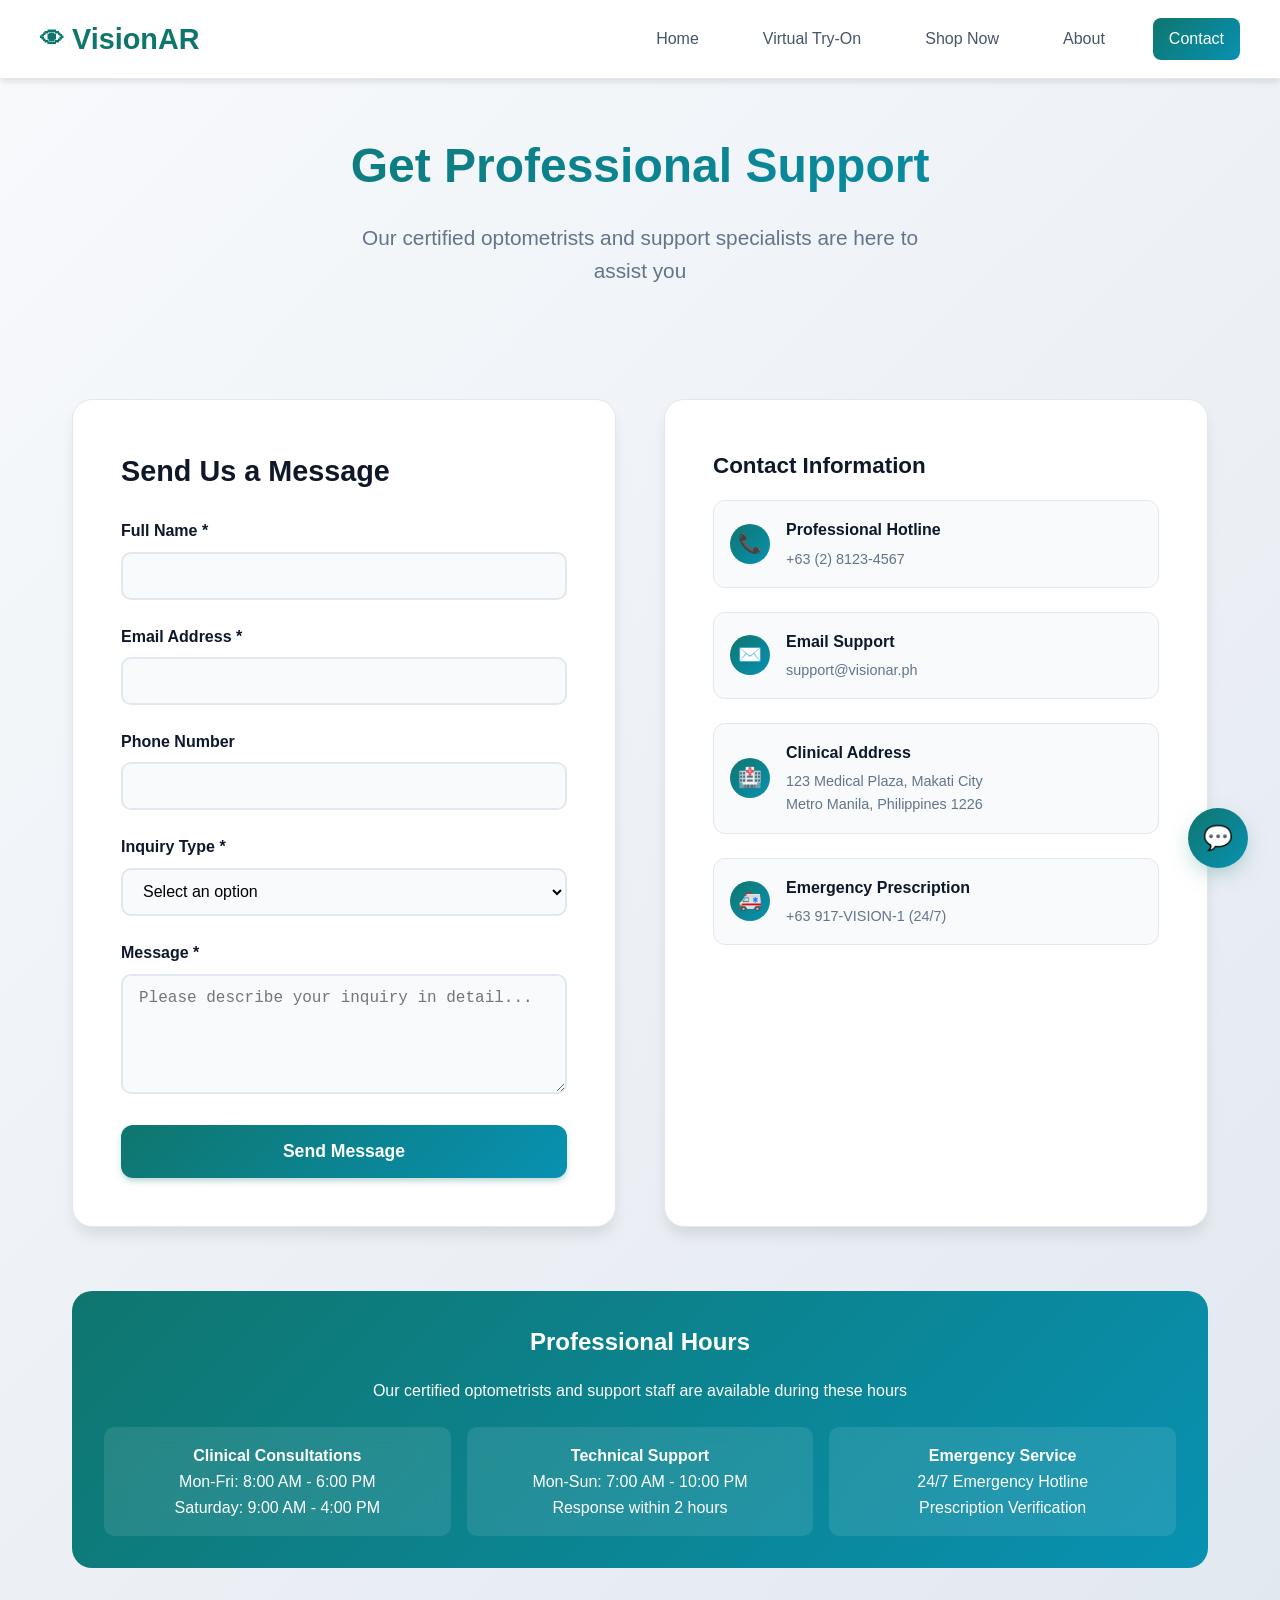
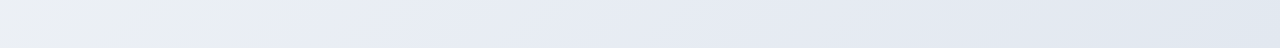
<file: Eyeclinic/contact.html>
<!DOCTYPE html>
<html lang="en">
<head>
    <meta charset="UTF-8">
    <meta name="viewport" content="width=device-width, initial-scale=1.0">
    <title>Contact Us - VisionAR</title>
    <style>
        /* Loading Overlay Styles */
        .loading-overlay {
            position: fixed;
            top: 0;
            left: 0;
            width: 100%;
            height: 100%;
            background: rgba(255, 255, 255, 0.95);
            backdrop-filter: blur(10px);
            display: flex;
            align-items: center;
            justify-content: center;
            z-index: 9999;
            opacity: 1;
            transition: opacity 0.5s ease, visibility 0.5s ease;
        }

        .loading-overlay.hidden {
            opacity: 0;
            visibility: hidden;
        }

        /* Main Glasses Loading Animation */
        .glasses-loader {
            position: relative;
            width: 120px;
            height: 60px;
        }

        .glasses-frame {
            position: absolute;
            width: 100%;
            height: 100%;
            stroke: #0f766e;
            stroke-width: 3;
            fill: none;
            stroke-linecap: round;
            stroke-linejoin: round;
        }

        .lens-left, .lens-right {
            stroke-dasharray: 100;
            stroke-dashoffset: 100;
            animation: drawLens 2s ease-in-out infinite;
        }

        .lens-right {
            animation-delay: 0.3s;
        }

        .bridge {
            stroke-dasharray: 20;
            stroke-dashoffset: 20;
            animation: drawBridge 1.5s ease-in-out infinite;
            animation-delay: 0.6s;
        }

        .temple-left, .temple-right {
            stroke-dasharray: 40;
            stroke-dashoffset: 40;
            animation: drawTemple 1.8s ease-in-out infinite;
        }

        .temple-right {
            animation-delay: 0.9s;
        }

        @keyframes drawLens {
            0%, 20% {
                stroke-dashoffset: 100;
                stroke: #0f766e;
            }
            50% {
                stroke-dashoffset: 0;
                stroke: #0891b2;
            }
            80%, 100% {
                stroke-dashoffset: 100;
                stroke: #0f766e;
            }
        }

        @keyframes drawBridge {
            0%, 30% {
                stroke-dashoffset: 20;
            }
            60% {
                stroke-dashoffset: 0;
            }
            90%, 100% {
                stroke-dashoffset: 20;
            }
        }

        @keyframes drawTemple {
            0%, 40% {
                stroke-dashoffset: 40;
            }
            70% {
                stroke-dashoffset: 0;
            }
            100% {
                stroke-dashoffset: 40;
            }
        }

        /* Loading Text */
        .loading-text {
            position: absolute;
            top: 80px;
            left: 50%;
            transform: translateX(-50%);
            color: #0f766e;
            font-size: 1.2rem;
            font-weight: 600;
            text-align: center;
            min-width: 200px;
        }

        .loading-dots {
            display: inline-block;
            width: 20px;
        }

        .loading-dots::after {
            content: '';
            animation: dots 1.5s infinite;
        }

        @keyframes dots {
            0%, 20% { content: ''; }
            40% { content: '.'; }
            60% { content: '..'; }
            80%, 100% { content: '...'; }
        }

        * {
            margin: 0;
            padding: 0;
            box-sizing: border-box;
        }

        body {
            font-family: 'Segoe UI', Tahoma, Geneva, Verdana, sans-serif;
            background: linear-gradient(135deg, #f8fafc 0%, #e2e8f0 100%);
            min-height: 100vh;
            color: #1e293b;
            line-height: 1.6;
        }

        .navbar {
            background: rgba(255, 255, 255, 0.95);
            backdrop-filter: blur(20px);
            padding: 1rem 2rem;
            position: fixed;
            width: 100%;
            top: 0;
            z-index: 1000;
            border-bottom: 1px solid #e2e8f0;
            box-shadow: 0 4px 6px -1px rgba(0, 0, 0, 0.1);
        }

        .nav-content {
            display: flex;
            justify-content: space-between;
            align-items: center;
            max-width: 1200px;
            margin: 0 auto;
        }

        .logo {
            font-size: 1.8rem;
            font-weight: 700;
            color: #0f766e;
            display: flex;
            align-items: center;
            gap: 0.5rem;
            text-decoration: none;
        }

        .logo::before {
            content: "👁";
            font-size: 1.5rem;
        }

        .nav-links {
            display: flex;
            gap: 2rem;
        }

        .nav-links a {
            color: #475569;
            text-decoration: none;
            transition: all 0.3s ease;
            padding: 0.5rem 1rem;
            border-radius: 8px;
            font-weight: 500;
        }

        .nav-links a:hover {
            background: #f1f5f9;
            color: #0f766e;
            transform: translateY(-1px);
        }

        .nav-links a.active {
            background: linear-gradient(135deg, #0f766e, #0891b2);
            color: white;
        }

        .container {
            max-width: 1200px;
            margin: 0 auto;
            padding: 6rem 2rem 2rem;
        }

        .hero {
            text-align: center;
            margin-bottom: 4rem;
            padding: 2rem 0;
        }

        .hero h1 {
            font-size: 3rem;
            color: #0f172a;
            margin-bottom: 1rem;
            font-weight: 800;
            background: linear-gradient(135deg, #0f766e, #0891b2);
            -webkit-background-clip: text;
            -webkit-text-fill-color: transparent;
            background-clip: text;
        }

        .hero .subtitle {
            font-size: 1.3rem;
            color: #64748b;
            margin-bottom: 1rem;
            max-width: 600px;
            margin-left: auto;
            margin-right: auto;
        }

        .contact-grid {
            display: grid;
            grid-template-columns: 1fr 1fr;
            gap: 3rem;
            margin-bottom: 4rem;
        }

        .contact-form-section {
            background: white;
            border-radius: 20px;
            padding: 3rem;
            border: 1px solid #e2e8f0;
            box-shadow: 0 10px 15px -3px rgba(0, 0, 0, 0.1);
        }

        .contact-info-section {
            background: white;
            border-radius: 20px;
            padding: 3rem;
            border: 1px solid #e2e8f0;
            box-shadow: 0 10px 15px -3px rgba(0, 0, 0, 0.1);
        }

        .form-group {
            margin-bottom: 1.5rem;
        }

        .form-group label {
            display: block;
            color: #0f172a;
            font-weight: 600;
            margin-bottom: 0.5rem;
        }

        .form-group input,
        .form-group select,
        .form-group textarea {
            width: 100%;
            padding: 0.8rem 1rem;
            border: 2px solid #e2e8f0;
            border-radius: 10px;
            font-size: 1rem;
            transition: all 0.3s ease;
            background: #f8fafc;
        }

        .form-group input:focus,
        .form-group select:focus,
        .form-group textarea:focus {
            outline: none;
            border-color: #0f766e;
            background: white;
            box-shadow: 0 0 0 3px rgba(15, 118, 110, 0.1);
        }

        .form-group textarea {
            resize: vertical;
            min-height: 120px;
        }

        .btn-submit {
            background: linear-gradient(135deg, #0f766e, #0891b2);
            color: white;
            border: none;
            padding: 1rem 2rem;
            border-radius: 12px;
            cursor: pointer;
            font-size: 1.1rem;
            font-weight: 600;
            transition: all 0.3s ease;
            width: 100%;
            box-shadow: 0 4px 6px -1px rgba(15, 118, 110, 0.3);
        }

        .btn-submit:hover {
            transform: translateY(-2px);
            box-shadow: 0 8px 25px -8px rgba(15, 118, 110, 0.5);
        }

        .contact-info h3 {
            color: #0f172a;
            font-size: 1.4rem;
            margin-bottom: 1rem;
            font-weight: 700;
        }

        .info-item {
            display: flex;
            align-items: center;
            gap: 1rem;
            margin-bottom: 1.5rem;
            padding: 1rem;
            background: #f8fafc;
            border-radius: 12px;
            border: 1px solid #e2e8f0;
        }

        .info-icon {
            width: 40px;
            height: 40px;
            background: linear-gradient(135deg, #0f766e, #0891b2);
            border-radius: 50%;
            display: flex;
            align-items: center;
            justify-content: center;
            color: white;
            font-size: 1.2rem;
        }

        .info-text h4 {
            color: #0f172a;
            font-size: 1rem;
            margin-bottom: 0.3rem;
            font-weight: 600;
        }

        .info-text p {
            color: #64748b;
            font-size: 0.9rem;
        }

        .chatbot-container {
            position: fixed;
            bottom: 2rem;
            right: 2rem;
            z-index: 1000;
        }

        .chatbot-toggle {
            width: 60px;
            height: 60px;
            background: linear-gradient(135deg, #0f766e, #0891b2);
            border-radius: 50%;
            border: none;
            color: white;
            font-size: 1.5rem;
            cursor: pointer;
            box-shadow: 0 8px 25px -8px rgba(15, 118, 110, 0.5);
            transition: all 0.3s ease;
            display: flex;
            align-items: center;
            justify-content: center;
        }

        .chatbot-toggle:hover {
            transform: translateY(-2px);
            box-shadow: 0 12px 30px -8px rgba(15, 118, 110, 0.7);
        }

        .chatbot-window {
            position: absolute;
            bottom: 80px;
            right: 0;
            width: 350px;
            height: 500px;
            background: white;
            border-radius: 20px;
            box-shadow: 0 20px 25px -5px rgba(0, 0, 0, 0.2);
            border: 1px solid #e2e8f0;
            display: none;
            flex-direction: column;
            overflow: hidden;
        }

        .chatbot-header {
            background: linear-gradient(135deg, #0f766e, #0891b2);
            color: white;
            padding: 1rem;
            text-align: center;
        }

        .chatbot-header h3 {
            margin: 0;
            font-size: 1.1rem;
            font-weight: 600;
        }

        .chatbot-header p {
            margin: 0.3rem 0 0;
            font-size: 0.8rem;
            opacity: 0.9;
        }

        .chatbot-messages {
            flex: 1;
            padding: 1rem;
            overflow-y: auto;
            display: flex;
            flex-direction: column;
            gap: 1rem;
        }

        .message {
            max-width: 85%;
            padding: 0.8rem 1rem;
            border-radius: 15px;
            font-size: 0.9rem;
            line-height: 1.4;
        }

        .message.bot {
            background: #f1f5f9;
            color: #1e293b;
            align-self: flex-start;
            border-bottom-left-radius: 5px;
        }

        .message.user {
            background: linear-gradient(135deg, #0f766e, #0891b2);
            color: white;
            align-self: flex-end;
            border-bottom-right-radius: 5px;
        }

        .quick-questions {
            padding: 0 1rem 1rem;
            display: flex;
            flex-direction: column;
            gap: 0.5rem;
        }

        .quick-question {
            background: #f8fafc;
            border: 1px solid #e2e8f0;
            border-radius: 20px;
            padding: 0.6rem 1rem;
            font-size: 0.8rem;
            cursor: pointer;
            transition: all 0.3s ease;
            text-align: center;
            color: #64748b;
        }

        .quick-question:hover {
            background: #0f766e;
            color: white;
            transform: translateY(-1px);
        }

        .chatbot-input {
            padding: 1rem;
            border-top: 1px solid #e2e8f0;
        }

        .input-group {
            display: flex;
            gap: 0.5rem;
        }

        .chatbot-input input {
            flex: 1;
            padding: 0.7rem 1rem;
            border: 1px solid #e2e8f0;
            border-radius: 20px;
            font-size: 0.9rem;
            outline: none;
        }

        .chatbot-input input:focus {
            border-color: #0f766e;
        }

        .send-btn {
            background: linear-gradient(135deg, #0f766e, #0891b2);
            color: white;
            border: none;
            border-radius: 50%;
            width: 40px;
            height: 40px;
            cursor: pointer;
            display: flex;
            align-items: center;
            justify-content: center;
        }

        .typing-indicator {
            display: flex;
            gap: 0.3rem;
            align-items: center;
            padding: 0.8rem 1rem;
            background: #f1f5f9;
            border-radius: 15px;
            border-bottom-left-radius: 5px;
            max-width: 85%;
            align-self: flex-start;
        }

        .typing-dot {
            width: 8px;
            height: 8px;
            background: #64748b;
            border-radius: 50%;
            animation: typing 1.4s infinite;
        }

        .typing-dot:nth-child(2) { animation-delay: 0.2s; }
        .typing-dot:nth-child(3) { animation-delay: 0.4s; }

        @keyframes typing {
            0%, 60%, 100% { opacity: 0.3; }
            30% { opacity: 1; }
        }

        .office-hours {
            background: linear-gradient(135deg, #0f766e, #0891b2);
            color: white;
            padding: 2rem;
            border-radius: 20px;
            margin: 3rem 0;
            text-align: center;
        }

        .office-hours h3 {
            margin-bottom: 1rem;
            font-size: 1.5rem;
        }

        .hours-grid {
            display: grid;
            grid-template-columns: repeat(auto-fit, minmax(200px, 1fr));
            gap: 1rem;
            margin-top: 1.5rem;
        }

        .hours-item {
            background: rgba(255, 255, 255, 0.1);
            padding: 1rem;
            border-radius: 10px;
            backdrop-filter: blur(10px);
        }

        @media (max-width: 768px) {
            .contact-grid {
                grid-template-columns: 1fr;
                gap: 2rem;
            }
            
            .hero h1 {
                font-size: 2.5rem;
            }
            
            .nav-links {
                display: none;
            }
            
            .container {
                padding: 5rem 1rem 1rem;
            }
            
            .contact-form-section,
            .contact-info-section {
                padding: 2rem 1.5rem;
            }
            
            .chatbot-window {
                width: 300px;
                height: 450px;
            }
        }
    </style>
</head>
<body>
    <!-- Loading Overlay -->
    <div class="loading-overlay hidden" id="loadingOverlay">
        <div class="glasses-loader">
            <svg class="glasses-frame" viewBox="0 0 120 60">
                <!-- Left Lens -->
                <circle class="lens-left" cx="25" cy="30" r="18"/>
                <!-- Right Lens -->
                <circle class="lens-right" cx="95" cy="30" r="18"/>
                <!-- Bridge -->
                <line class="bridge" x1="43" y1="30" x2="77" y2="30"/>
                <!-- Left Temple -->
                <line class="temple-left" x1="7" y1="30" x2="0" y2="25"/>
                <!-- Right Temple -->
                <line class="temple-right" x1="113" y1="30" x2="120" y2="25"/>
            </svg>
            <div class="loading-text">
                Loading VisionAR<span class="loading-dots"></span>
            </div>
        </div>
    </div>
    <nav class="navbar">
        <div class="nav-content">
            <a href="index.html" class="logo">VisionAR</a>
            <div class="nav-links">
                <a href="index.html">Home</a>
                <a href="try-on.html">Virtual Try-On</a>
                <a href="glasses.html">Shop Now</a>
                <a href="about.html">About</a>
                <a href="contact.html" class="active">Contact</a>
            </div>
        </div>
    </nav>

    <div class="container">
        <div class="hero">
            <h1>Get Professional Support</h1>
            <p class="subtitle">Our certified optometrists and support specialists are here to assist you</p>
        </div>

        <div class="contact-grid">
            <div class="contact-form-section">
                <h3 style="color: #0f172a; font-size: 1.8rem; margin-bottom: 1.5rem; font-weight: 700;">Send Us a Message</h3>
                <form id="contactForm">
                    <div class="form-group">
                        <label for="name">Full Name *</label>
                        <input type="text" id="name" name="name" required>
                    </div>
                    <div class="form-group">
                        <label for="email">Email Address *</label>
                        <input type="email" id="email" name="email" required>
                    </div>
                    <div class="form-group">
                        <label for="phone">Phone Number</label>
                        <input type="tel" id="phone" name="phone">
                    </div>
                    <div class="form-group">
                        <label for="inquiry">Inquiry Type *</label>
                        <select id="inquiry" name="inquiry" required>
                            <option value="">Select an option</option>
                            <option value="prescription">Prescription Consultation</option>
                            <option value="fitting">Virtual Fitting Support</option>
                            <option value="technical">Technical Issues</option>
                            <option value="insurance">Insurance & Billing</option>
                            <option value="partnership">Professional Partnership</option>
                            <option value="other">Other</option>
                        </select>
                    </div>
                    <div class="form-group">
                        <label for="message">Message *</label>
                        <textarea id="message" name="message" placeholder="Please describe your inquiry in detail..." required></textarea>
                    </div>
                    <button type="submit" class="btn-submit">Send Message</button>
                </form>
            </div>

            <div class="contact-info-section">
                <div class="contact-info">
                    <h3>Contact Information</h3>
                    
                    <div class="info-item">
                        <div class="info-icon">📞</div>
                        <div class="info-text">
                            <h4>Professional Hotline</h4>
                            <p>+63 (2) 8123-4567</p>
                        </div>
                    </div>

                    <div class="info-item">
                        <div class="info-icon">✉️</div>
                        <div class="info-text">
                            <h4>Email Support</h4>
                            <p>support@visionar.ph</p>
                        </div>
                    </div>

                    <div class="info-item">
                        <div class="info-icon">🏥</div>
                        <div class="info-text">
                            <h4>Clinical Address</h4>
                            <p>123 Medical Plaza, Makati City<br>Metro Manila, Philippines 1226</p>
                        </div>
                    </div>

                    <div class="info-item">
                        <div class="info-icon">🚑</div>
                        <div class="info-text">
                            <h4>Emergency Prescription</h4>
                            <p>+63 917-VISION-1 (24/7)</p>
                        </div>
                    </div>
                </div>
            </div>
        </div>

        <div class="office-hours">
            <h3>Professional Hours</h3>
            <p>Our certified optometrists and support staff are available during these hours</p>
            <div class="hours-grid">
                <div class="hours-item">
                    <h4>Clinical Consultations</h4>
                    <p>Mon-Fri: 8:00 AM - 6:00 PM<br>Saturday: 9:00 AM - 4:00 PM</p>
                </div>
                <div class="hours-item">
                    <h4>Technical Support</h4>
                    <p>Mon-Sun: 7:00 AM - 10:00 PM<br>Response within 2 hours</p>
                </div>
                <div class="hours-item">
                    <h4>Emergency Service</h4>
                    <p>24/7 Emergency Hotline<br>Prescription Verification</p>
                </div>
            </div>
        </div>
    </div>

    <!-- AI Chatbot -->
    <div class="chatbot-container">
        <button class="chatbot-toggle" id="chatbotToggle">💬</button>
        <div class="chatbot-window" id="chatbotWindow">
            <div class="chatbot-header">
                <h3>VisionAR Assistant</h3>
                <p>Ask me about our services</p>
            </div>
            <div class="chatbot-messages" id="chatbotMessages">
                <div class="message bot">
                    Hello! I'm your VisionAR virtual assistant. How can I help you with your eyewear needs today?
                </div>
            </div>
            <div class="quick-questions">
                <div class="quick-question" data-question="How accurate is the AR fitting?">How accurate is the AR fitting?</div>
                <div class="quick-question" data-question="What insurance do you accept?">What insurance do you accept?</div>
                <div class="quick-question" data-question="How long does delivery take?">How long does delivery take?</div>
            </div>
            <div class="chatbot-input">
                <div class="input-group">
                    <input type="text" id="chatInput" placeholder="Type your question...">
                    <button class="send-btn" id="sendBtn">→</button>
                </div>
            </div>
        </div>
    </div>

    <script>
        // Main loading system
        function showLoader() {
            const overlay = document.getElementById('loadingOverlay');
            overlay.style.display = 'flex';
            setTimeout(() => {
                overlay.classList.remove('hidden');
            }, 10);
        }

        function hideLoader() {
            const overlay = document.getElementById('loadingOverlay');
            overlay.classList.add('hidden');
            setTimeout(() => {
                overlay.style.display = 'none';
            }, 500);
        }

        // Add loading animation to all navigation links
        document.querySelectorAll('.nav-links a, .cta-buttons a').forEach(link => {
            link.addEventListener('click', function(e) {
                // Only trigger for actual navigation (not the current page)
                if (this.getAttribute('href') && !this.classList.contains('active')) {
                    e.preventDefault();
                    showLoader();
                    
                    // Simulate page loading (in a real site, this would be the actual page load)
                    setTimeout(() => {
                        
                        
                        // Hide loader after content is "loaded"
                        setTimeout(hideLoader, 500);
                    }, 1500);
                }
            });
        });

        // Smooth scrolling for anchor links
        document.querySelectorAll('.nav-links a, .cta-buttons a').forEach(link => {
            link.addEventListener('click', function(e) {
                const href = this.getAttribute('href');
                
                // Only show loading for actual navigation (not current page or anchors)
                if (href && href !== '#' && !this.classList.contains('active')) {
                    // Show loading animation
                    showLoader();
                    
                    // Allow normal navigation to proceed after short delay
                    setTimeout(() => {
                        window.location.href = href;
                    }, 1500);
                }
            });
        });
        class VisionARChatbot {
            constructor() {
                this.toggle = document.getElementById('chatbotToggle');
                this.window = document.getElementById('chatbotWindow');
                this.messages = document.getElementById('chatbotMessages');
                this.input = document.getElementById('chatInput');
                this.sendBtn = document.getElementById('sendBtn');
                this.isOpen = false;
                
                this.responses = {
                    "how accurate is the ar fitting": "Our AR technology achieves 99.2% accuracy through clinical validation with certified optometrists. We use advanced facial mapping algorithms that meet medical-grade standards for precision measurements.",
                    
                    "what insurance do you accept": "We accept most major vision insurance plans including VSP, EyeMed, Humana Vision, and Davis Vision. We also work directly with HSA/FSA accounts and offer flexible payment options.",
                    
                    "how long does delivery take": "Standard delivery is 7-10 business days. Express delivery (2-3 days) is available for urgent prescriptions. All orders include professional fitting verification and 30-day satisfaction guarantee.",
                    
                    "prescription": "Yes! Our system works with any valid prescription from a licensed optometrist or ophthalmologist. You can upload your prescription during the AR fitting process, and our professionals will verify accuracy.",
                    
                    "pricing": "Our frames range from ₱5,488 to ₱7,660 for designer collections. This includes professional consultation, AR fitting, prescription lenses, and comprehensive warranty coverage.",
                    
                    "return policy": "We offer a 30-day satisfaction guarantee with free returns and exchanges. If the AR fitting doesn't meet your expectations, we'll work with you to find the perfect fit or provide a full refund.",
                    
                    "appointment": "You can book a virtual consultation with our certified optometrists through our booking system. In-person appointments are also available at our clinical locations across Metro Manila.",
                    
                    "technical support": "Our technical support team is available 7 days a week from 7 AM to 10 PM. For camera or AR fitting issues, we typically resolve problems within 15 minutes via live chat or phone support.",
                    
                    "locations": "Our main clinical facility is in Makati City, with partner locations in Quezon City, BGC, and Alabang. We also offer mobile optometry services for corporate partnerships."
                };
                
                this.init();
            }
            
            init() {
                this.toggle.addEventListener('click', () => this.toggleChat());
                this.sendBtn.addEventListener('click', () => this.sendMessage());
                this.input.addEventListener('keypress', (e) => {
                    if (e.key === 'Enter') this.sendMessage();
                });
                
                document.querySelectorAll('.quick-question').forEach(btn => {
                    btn.addEventListener('click', (e) => {
                        const question = e.target.dataset.question;
                        this.addUserMessage(question);
                        this.processMessage(question);
                    });
                });
            }
            
            toggleChat() {
                this.isOpen = !this.isOpen;
                this.window.style.display = this.isOpen ? 'flex' : 'none';
                this.toggle.innerHTML = this.isOpen ? '✕' : '💬';
                
                if (this.isOpen) {
                    this.input.focus();
                }
            }
            
            sendMessage() {
                const message = this.input.value.trim();
                if (!message) return;
                
                this.addUserMessage(message);
                this.input.value = '';
                this.processMessage(message);
            }
            
            addUserMessage(message) {
                const messageEl = document.createElement('div');
                messageEl.className = 'message user';
                messageEl.textContent = message;
                this.messages.appendChild(messageEl);
                this.scrollToBottom();
            }
            
            addBotMessage(message) {
                const messageEl = document.createElement('div');
                messageEl.className = 'message bot';
                messageEl.textContent = message;
                this.messages.appendChild(messageEl);
                this.scrollToBottom();
            }
            
            showTyping() {
                const typingEl = document.createElement('div');
                typingEl.className = 'typing-indicator';
                typingEl.innerHTML = '<div class="typing-dot"></div><div class="typing-dot"></div><div class="typing-dot"></div>';
                this.messages.appendChild(typingEl);
                this.scrollToBottom();
                return typingEl;
            }
            
            processMessage(message) {
                const typing = this.showTyping();
                
                setTimeout(() => {
                    typing.remove();
                    const response = this.generateResponse(message.toLowerCase());
                    this.addBotMessage(response);
                }, 1000 + Math.random() * 1000);
            }
            
            generateResponse(message) {
                // Check for exact matches first
                if (this.responses[message]) {
                    return this.responses[message];
                }
                
                // Check for keyword matches
                const keywords = {
                    'price': 'pricing',
                    'cost': 'pricing',
                    'expensive': 'pricing',
                    'cheap': 'pricing',
                    'accurate': 'how accurate is the ar fitting',
                    'precision': 'how accurate is the ar fitting',
                    'insurance': 'what insurance do you accept',
                    'payment': 'what insurance do you accept',
                    'delivery': 'how long does delivery take',
                    'shipping': 'how long does delivery take',
                    'fast': 'how long does delivery take',
                    'prescription': 'prescription',
                    'rx': 'prescription',
                    'glasses': 'prescription',
                    'return': 'return policy',
                    'refund': 'return policy',
                    'exchange': 'return policy',
                    'appointment': 'appointment',
                    'book': 'appointment',
                    'schedule': 'appointment',
                    'consultation': 'appointment',
                    'support': 'technical support',
                    'help': 'technical support',
                    'problem': 'technical support',
                    'issue': 'technical support',
                    'location': 'locations',
                    'address': 'locations',
                    'where': 'locations',
                    'clinic': 'locations'
                };
                
                for (const [keyword, responseKey] of Object.entries(keywords)) {
                    if (message.includes(keyword)) {
                        return this.responses[responseKey];
                    }
                }
                
                // Default responses for common queries
                const greetings = ['hello', 'hi', 'hey', 'good morning', 'good afternoon'];
                const thanks = ['thank you', 'thanks', 'appreciate'];
                
                if (greetings.some(greeting => message.includes(greeting))) {
                    return "Hello! Welcome to VisionAR. I'm here to help you with any questions about our advanced eyewear technology and services. What would you like to know?";
                }
                
                if (thanks.some(thank => message.includes(thank))) {
                    return "You're welcome! If you have any other questions about VisionAR's services or need assistance with your eyewear needs, feel free to ask. I'm here to help!";
                }
                
                // Default fallback
                return "I'd be happy to help you with that! For specific questions about prescriptions, technical issues, or detailed consultations, I recommend contacting our professional support team at +63 (2) 8123-4567 or support@visionar.ph. They can provide personalized assistance for your eyewear needs.";
            }
            
            scrollToBottom() {
                this.messages.scrollTop = this.messages.scrollHeight;
            }
        }
        
        // Contact Form Handler
        class ContactForm {
            constructor() {
                this.form = document.getElementById('contactForm');
                this.init();
            }
            
            init() {
                this.form.addEventListener('submit', (e) => this.handleSubmit(e));
            }
            
            handleSubmit(e) {
                e.preventDefault();
                
                const formData = new FormData(this.form);
                const data = Object.fromEntries(formData.entries());
                
                // Simulate form submission
                const submitBtn = this.form.querySelector('.btn-submit');
                const originalText = submitBtn.textContent;
                
                submitBtn.textContent = 'Sending...';
                submitBtn.disabled = true;
                
                setTimeout(() => {
                    submitBtn.textContent = 'Message Sent!';
                    submitBtn.style.background = 'linear-gradient(135deg, #059669, #0891b2)';
                    
                    setTimeout(() => {
                        submitBtn.textContent = originalText;
                        submitBtn.disabled = false;
                        submitBtn.style.background = '';
                        this.form.reset();
                        
                        alert('Thank you for your message! Our professional team will respond within 24 hours during business days.');
                    }, 2000);
                }, 1500);
            }
        }
        
        // Initialize everything when DOM is loaded
        document.addEventListener('DOMContentLoaded', () => {
            new VisionARChatbot();
            new ContactForm();
        });
        
        // Smooth scrolling for navigation links
        document.querySelectorAll('a[href^="#"]').forEach(anchor => {
            anchor.addEventListener('click', function (e) {
                e.preventDefault();
                const target = document.querySelector(this.getAttribute('href'));
                if (target) {
                    target.scrollIntoView({
                        behavior: 'smooth'
                    });
                }
            });
        });
    </script>
</body>
</html>
</file>
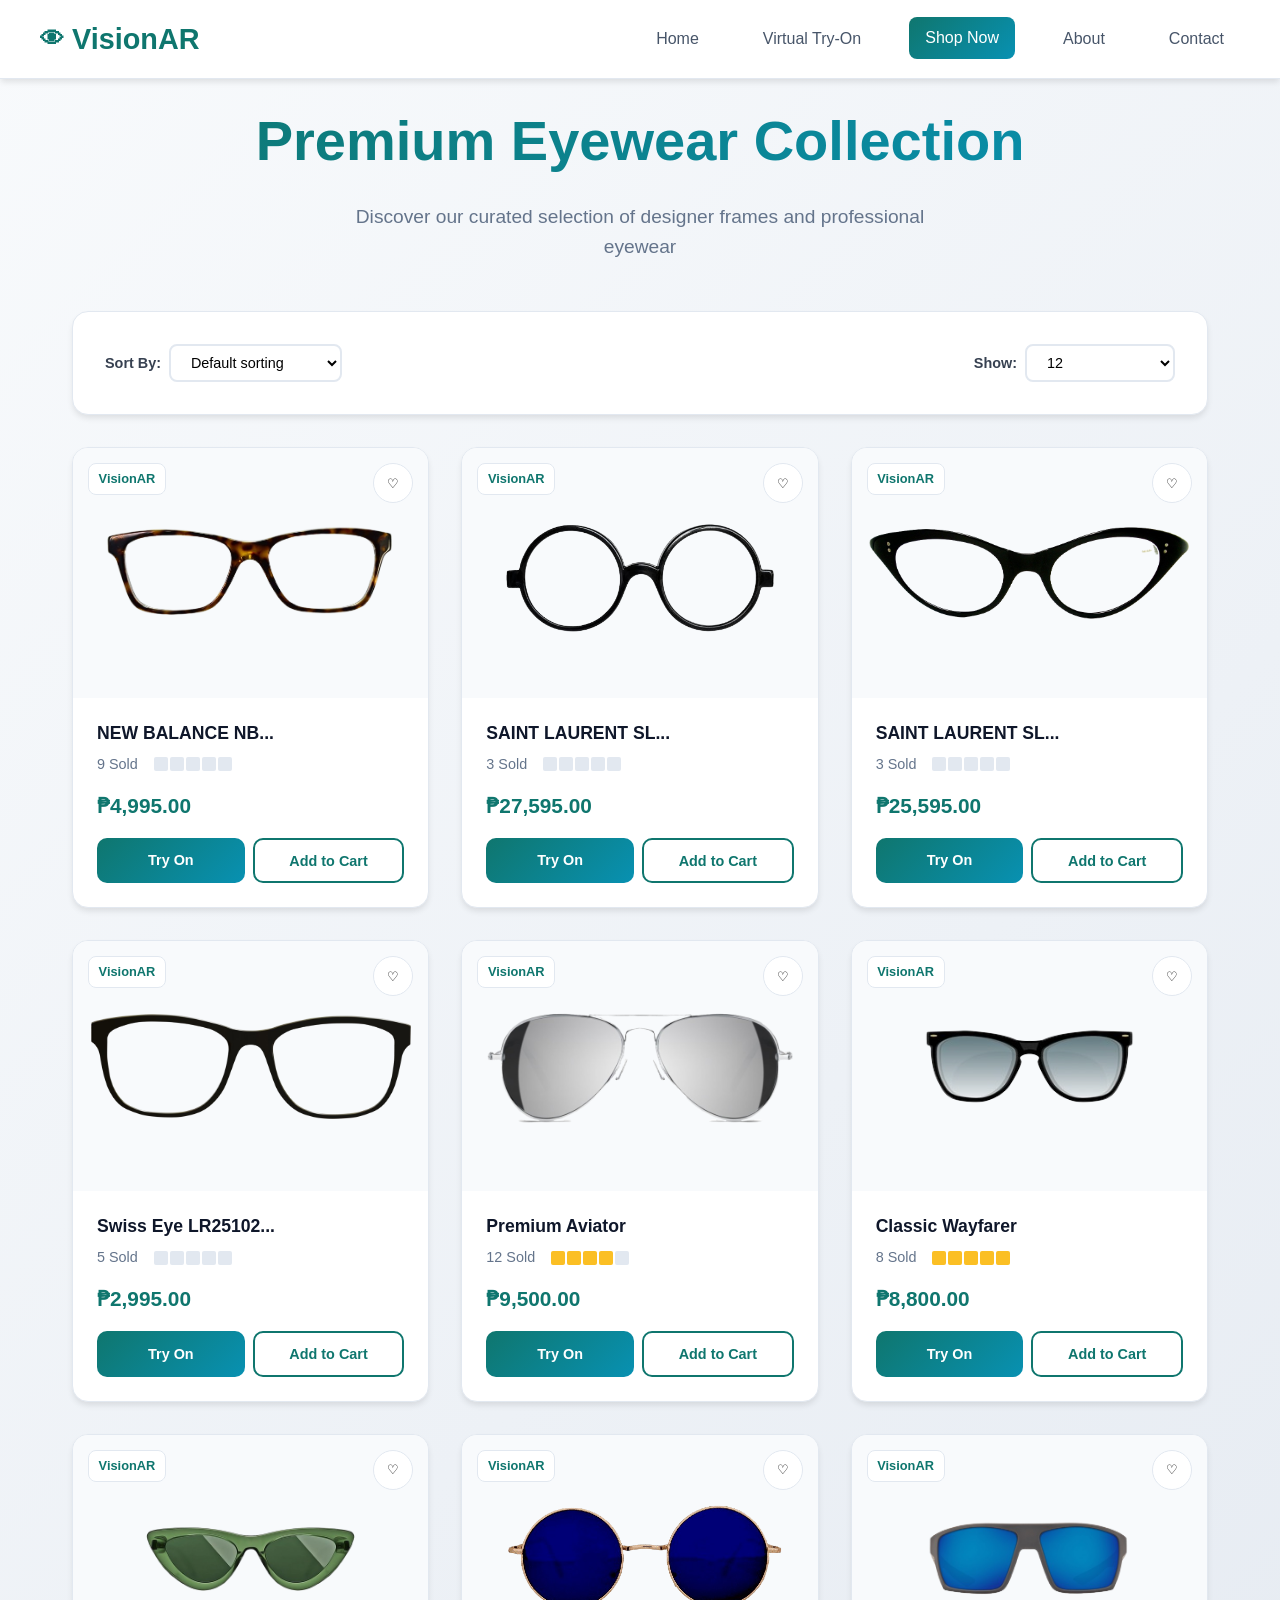
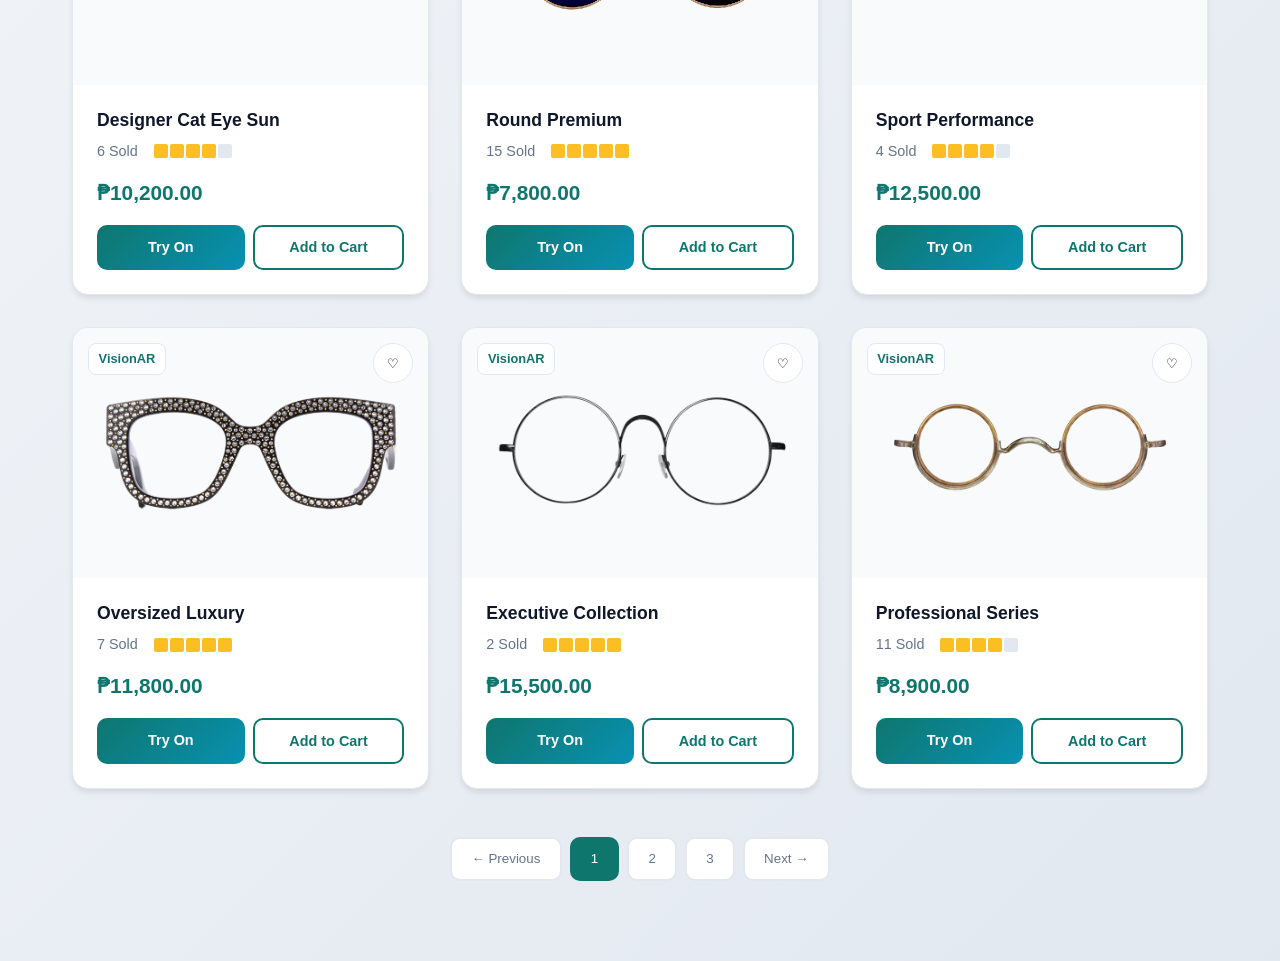
<file: Eyeclinic/glasses.html>
<!DOCTYPE html>
<html lang="en">
<head>
    <meta charset="UTF-8">
    <meta name="viewport" content="width=device-width, initial-scale=1.0">
    <title>VisionAR - Premium Eyewear Collection</title>
    <style>
         /* Loading Overlay Styles */
        .loading-overlay {
            position: fixed;
            top: 0;
            left: 0;
            width: 100%;
            height: 100%;
            background: rgba(255, 255, 255, 0.95);
            backdrop-filter: blur(10px);
            display: flex;
            align-items: center;
            justify-content: center;
            z-index: 9999;
            opacity: 1;
            transition: opacity 0.5s ease, visibility 0.5s ease;
        }

        .loading-overlay.hidden {
            opacity: 0;
            visibility: hidden;
        }

        /* Main Glasses Loading Animation */
        .glasses-loader {
            position: relative;
            width: 120px;
            height: 60px;
        }

        .glasses-frame {
            position: absolute;
            width: 100%;
            height: 100%;
            stroke: #0f766e;
            stroke-width: 3;
            fill: none;
            stroke-linecap: round;
            stroke-linejoin: round;
        }

        .lens-left, .lens-right {
            stroke-dasharray: 100;
            stroke-dashoffset: 100;
            animation: drawLens 2s ease-in-out infinite;
        }

        .lens-right {
            animation-delay: 0.3s;
        }

        .bridge {
            stroke-dasharray: 20;
            stroke-dashoffset: 20;
            animation: drawBridge 1.5s ease-in-out infinite;
            animation-delay: 0.6s;
        }

        .temple-left, .temple-right {
            stroke-dasharray: 40;
            stroke-dashoffset: 40;
            animation: drawTemple 1.8s ease-in-out infinite;
        }

        .temple-right {
            animation-delay: 0.9s;
        }

        @keyframes drawLens {
            0%, 20% {
                stroke-dashoffset: 100;
                stroke: #0f766e;
            }
            50% {
                stroke-dashoffset: 0;
                stroke: #0891b2;
            }
            80%, 100% {
                stroke-dashoffset: 100;
                stroke: #0f766e;
            }
        }

        @keyframes drawBridge {
            0%, 30% {
                stroke-dashoffset: 20;
            }
            60% {
                stroke-dashoffset: 0;
            }
            90%, 100% {
                stroke-dashoffset: 20;
            }
        }

        @keyframes drawTemple {
            0%, 40% {
                stroke-dashoffset: 40;
            }
            70% {
                stroke-dashoffset: 0;
            }
            100% {
                stroke-dashoffset: 40;
            }
        }

        /* Loading Text */
        .loading-text {
            position: absolute;
            top: 80px;
            left: 50%;
            transform: translateX(-50%);
            color: #0f766e;
            font-size: 1.2rem;
            font-weight: 600;
            text-align: center;
            min-width: 200px;
        }

        .loading-dots {
            display: inline-block;
            width: 20px;
        }

        .loading-dots::after {
            content: '';
            animation: dots 1.5s infinite;
        }

        @keyframes dots {
            0%, 20% { content: ''; }
            40% { content: '.'; }
            60% { content: '..'; }
            80%, 100% { content: '...'; }
        }
        * {
            margin: 0;
            padding: 0;
            box-sizing: border-box;
        }

        body {
            font-family: 'Segoe UI', Tahoma, Geneva, Verdana, sans-serif;
            background: linear-gradient(135deg, #f8fafc 0%, #e2e8f0 100%);
            min-height: 100vh;
            color: #1e293b;
            line-height: 1.6;
        }

        .navbar {
            background: rgba(255, 255, 255, 0.95);
            backdrop-filter: blur(20px);
            padding: 1rem 2rem;
            position: fixed;
            width: 100%;
            top: 0;
            z-index: 1000;
            border-bottom: 1px solid #e2e8f0;
            box-shadow: 0 4px 6px -1px rgba(0, 0, 0, 0.1);
        }

        .nav-content {
            display: flex;
            justify-content: space-between;
            align-items: center;
            max-width: 1200px;
            margin: 0 auto;
        }

        .logo {
            font-size: 1.8rem;
            font-weight: 700;
            color: #0f766e;
            display: flex;
            align-items: center;
            gap: 0.5rem;
            text-decoration: none;
        }

        .logo::before {
            content: "👁";
            font-size: 1.5rem;
        }

        .nav-links {
            display: flex;
            gap: 2rem;
        }

        .nav-links a {
            color: #475569;
            text-decoration: none;
            transition: all 0.3s ease;
            padding: 0.5rem 1rem;
            border-radius: 8px;
            font-weight: 500;
        }

        .nav-links a:hover, .nav-links a.active {
            background: #f1f5f9;
            color: #0f766e;
            transform: translateY(-1px);
        }

        .nav-links a.active {
            background: linear-gradient(135deg, #0f766e, #0891b2);
            color: white;
        }

        .container {
            max-width: 1200px;
            margin: 0 auto;
            padding: 6rem 2rem 2rem;
        }

        .page-header {
            text-align: center;
            margin-bottom: 3rem;
        }

        .page-header h1 {
            font-size: 3.5rem;
            color: #0f172a;
            margin-bottom: 1rem;
            font-weight: 800;
            background: linear-gradient(135deg, #0f766e, #0891b2);
            -webkit-background-clip: text;
            -webkit-text-fill-color: transparent;
            background-clip: text;
        }

        .page-header p {
            font-size: 1.2rem;
            color: #64748b;
            max-width: 600px;
            margin: 0 auto;
        }

        .filters-section {
            background: white;
            border-radius: 16px;
            padding: 2rem;
            margin-bottom: 2rem;
            border: 1px solid #e2e8f0;
            box-shadow: 0 4px 6px -1px rgba(0, 0, 0, 0.1);
        }

        .filter-controls {
            display: flex;
            justify-content: space-between;
            align-items: center;
            flex-wrap: wrap;
            gap: 1rem;
        }

        .filter-group {
            display: flex;
            align-items: center;
            gap: 0.5rem;
        }

        .filter-group label {
            font-weight: 600;
            color: #374151;
            font-size: 0.9rem;
        }

        .filter-select {
            padding: 0.5rem 1rem;
            border: 2px solid #e2e8f0;
            border-radius: 8px;
            background: white;
            font-size: 0.9rem;
            min-width: 150px;
            transition: all 0.3s ease;
        }

        .filter-select:focus {
            outline: none;
            border-color: #0f766e;
            box-shadow: 0 0 0 3px rgba(15, 118, 110, 0.1);
        }

        .products-grid {
            display: grid;
            grid-template-columns: repeat(auto-fit, minmax(280px, 1fr));
            gap: 2rem;
            margin-top: 2rem;
        }

        .product-card {
            background: white;
            border-radius: 16px;
            overflow: hidden;
            border: 1px solid #e2e8f0;
            transition: all 0.3s ease;
            box-shadow: 0 4px 6px -1px rgba(0, 0, 0, 0.1);
            position: relative;
        }

        .product-card:hover {
            transform: translateY(-8px);
            box-shadow: 0 20px 25px -5px rgba(0, 0, 0, 0.15);
        }

        .product-image {
            position: relative;
            height: 250px;
            background: #f8fafc;
            display: flex;
            align-items: center;
            justify-content: center;
            overflow: hidden;
        }

        .product-image img {
            max-width: 90%;
            max-height: 90%;
            object-fit: contain;
            transition: transform 0.3s ease;
        }

        .product-card:hover .product-image img {
            transform: scale(1.05);
        }

        .brand-logo {
            position: absolute;
            top: 15px;
            left: 15px;
            background: white;
            padding: 0.3rem 0.6rem;
            border-radius: 8px;
            border: 1px solid #e2e8f0;
            font-size: 0.8rem;
            font-weight: 600;
            color: #0f766e;
        }

        .wishlist-btn {
            position: absolute;
            top: 15px;
            right: 15px;
            background: white;
            border: 1px solid #e2e8f0;
            border-radius: 50%;
            width: 40px;
            height: 40px;
            display: flex;
            align-items: center;
            justify-content: center;
            cursor: pointer;
            transition: all 0.3s ease;
        }

        .wishlist-btn:hover {
            background: #f8fafc;
            border-color: #0f766e;
            color: #0f766e;
        }

        .wishlist-btn.active {
            background: #0f766e;
            border-color: #0f766e;
            color: white;
        }

        .product-info {
            padding: 1.5rem;
        }

        .product-name {
            font-size: 1.1rem;
            font-weight: 600;
            color: #0f172a;
            margin-bottom: 0.5rem;
            line-height: 1.3;
        }

        .product-stats {
            display: flex;
            align-items: center;
            gap: 1rem;
            margin-bottom: 0.8rem;
        }

        .sold-count {
            font-size: 0.9rem;
            color: #64748b;
        }

        .rating {
            display: flex;
            gap: 2px;
        }

        .star {
            width: 14px;
            height: 14px;
            background: #e2e8f0;
            border-radius: 2px;
            transition: background 0.3s ease;
        }

        .star.filled {
            background: #fbbf24;
        }

        .product-price {
            font-size: 1.3rem;
            font-weight: 700;
            color: #0f766e;
            margin-bottom: 1rem;
        }

        .product-actions {
            display: flex;
            gap: 0.5rem;
        }

        .btn {
            flex: 1;
            padding: 0.7rem 1rem;
            border-radius: 10px;
            font-size: 0.9rem;
            font-weight: 600;
            cursor: pointer;
            transition: all 0.3s ease;
            text-align: center;
            text-decoration: none;
            display: inline-block;
        }

        .btn-primary {
            background: linear-gradient(135deg, #0f766e, #0891b2);
            color: white;
            border: none;
        }

        .btn-primary:hover {
            transform: translateY(-2px);
            box-shadow: 0 8px 25px -8px rgba(15, 118, 110, 0.5);
        }

        .btn-secondary {
            background: white;
            color: #0f766e;
            border: 2px solid #0f766e;
        }

        .btn-secondary:hover {
            background: #0f766e;
            color: white;
        }

        .pagination {
            display: flex;
            justify-content: center;
            align-items: center;
            gap: 0.5rem;
            margin: 3rem 0;
        }

        .page-btn {
            padding: 0.8rem 1.2rem;
            border: 2px solid #e2e8f0;
            background: white;
            color: #64748b;
            border-radius: 10px;
            cursor: pointer;
            transition: all 0.3s ease;
            font-weight: 500;
        }

        .page-btn:hover {
            border-color: #0f766e;
            color: #0f766e;
        }

        .page-btn.active {
            background: #0f766e;
            border-color: #0f766e;
            color: white;
        }

        @media (max-width: 768px) {
            .page-header h1 {
                font-size: 2.5rem;
            }
            
            .nav-links {
                display: none;
            }
            
            .container {
                padding: 5rem 1rem 1rem;
            }
            
            .filter-controls {
                flex-direction: column;
                align-items: stretch;
            }
            
            .filter-group {
                justify-content: space-between;
            }
            
            .products-grid {
                grid-template-columns: repeat(auto-fit, minmax(250px, 1fr));
                gap: 1.5rem;
            }
        }
    </style>
</head>
<body>
     <!-- Loading Overlay -->
    <div class="loading-overlay hidden" id="loadingOverlay">
        <div class="glasses-loader">
            <svg class="glasses-frame" viewBox="0 0 120 60">
                <!-- Left Lens -->
                <circle class="lens-left" cx="25" cy="30" r="18"/>
                <!-- Right Lens -->
                <circle class="lens-right" cx="95" cy="30" r="18"/>
                <!-- Bridge -->
                <line class="bridge" x1="43" y1="30" x2="77" y2="30"/>
                <!-- Left Temple -->
                <line class="temple-left" x1="7" y1="30" x2="0" y2="25"/>
                <!-- Right Temple -->
                <line class="temple-right" x1="113" y1="30" x2="120" y2="25"/>
            </svg>
            <div class="loading-text">
                Loading VisionAR<span class="loading-dots"></span>
            </div>
        </div>
    </div>
    <nav class="navbar">
        <div class="nav-content">
            <a href="index.html" class="logo">VisionAR</a>
            <div class="nav-links">
                <a href="index.html">Home</a>
                <a href="try-on.html">Virtual Try-On</a>
                <a href="glasses.html" class="active">Shop Now</a>
                <a href="about.html">About</a>
                <a href="contact.html">Contact</a>
            </div>
        </div>
    </nav>

    <div class="container">
        <div class="page-header">
            <h1>Premium Eyewear Collection</h1>
            <p>Discover our curated selection of designer frames and professional eyewear</p>
        </div>

        <div class="filters-section">
            <div class="filter-controls">
                <div class="filter-group">
                    <label for="sortBy">Sort By:</label>
                    <select id="sortBy" class="filter-select">
                        <option value="default">Default sorting</option>
                        <option value="price-low">Price: Low to High</option>
                        <option value="price-high">Price: High to Low</option>
                        <option value="popularity">Most Popular</option>
                        <option value="newest">Newest First</option>
                        <option value="rating">Highest Rated</option>
                    </select>
                </div>
                <div class="filter-group">
                    <label for="show">Show:</label>
                    <select id="show" class="filter-select">
                        <option value="12">12</option>
                        <option value="24">24</option>
                        <option value="36">36</option>
                        <option value="48">48</option>
                    </select>
                </div>
            </div>
        </div>

        <div class="products-grid" id="productsGrid">
            <!-- Products will be dynamically populated -->
        </div>

        <div class="pagination">
            <button class="page-btn" onclick="changePage('prev')">← Previous</button>
            <button class="page-btn active">1</button>
            <button class="page-btn">2</button>
            <button class="page-btn">3</button>
            <button class="page-btn" onclick="changePage('next')">Next →</button>
        </div>
    </div>

    <script>
        // Main loading system
        function showLoader() {
            const overlay = document.getElementById('loadingOverlay');
            overlay.style.display = 'flex';
            setTimeout(() => {
                overlay.classList.remove('hidden');
            }, 10);
        }

        function hideLoader() {
            const overlay = document.getElementById('loadingOverlay');
            overlay.classList.add('hidden');
            setTimeout(() => {
                overlay.style.display = 'none';
            }, 500);
        }

        // Add loading animation to all navigation links
        document.querySelectorAll('.nav-links a, .cta-buttons a').forEach(link => {
            link.addEventListener('click', function(e) {
                // Only trigger for actual navigation (not the current page)
                if (this.getAttribute('href') && !this.classList.contains('active')) {
                    e.preventDefault();
                    showLoader();
                    
                    // Simulate page loading (in a real site, this would be the actual page load)
                    setTimeout(() => {
                        
                        
                        // Hide loader after content is "loaded"
                        setTimeout(hideLoader, 500);
                    }, 1500);
                }
            });
        });

        // Smooth scrolling for anchor links
        document.querySelectorAll('.nav-links a, .cta-buttons a').forEach(link => {
            link.addEventListener('click', function(e) {
                const href = this.getAttribute('href');
                
                // Only show loading for actual navigation (not current page or anchors)
                if (href && href !== '#' && !this.classList.contains('active')) {
                    // Show loading animation
                    showLoader();
                    
                    // Allow normal navigation to proceed after short delay
                    setTimeout(() => {
                        window.location.href = href;
                    }, 1500);
                }
            });
        });
        class GlassesCatalog {
            constructor() {
                this.products = [
                    {
                        id: 1,
                        name: "NEW BALANCE NB...",
                        brand: "VisionAR",
                        price: 4995.00,
                        originalPrice: null,
                        soldCount: 9,
                        rating: 0,
                        image: "img/frameone.png",
                        category: "eyeglasses"
                    },
                    {
                        id: 2,
                        name: "SAINT LAURENT SL...",
                        brand: "VisionAR",
                        price: 27595.00,
                        originalPrice: null,
                        soldCount: 3,
                        rating: 0,
                        image: "img/frametwo.png",
                        category: "eyeglasses"
                    },
                    {
                        id: 3,
                        name: "SAINT LAURENT SL...",
                        brand: "VisionAR",
                        price: 25595.00,
                        originalPrice: null,
                        soldCount: 3,
                        rating: 0,
                        image: "img/framethree.png",
                        category: "eyeglasses"
                    },
                    {
                        id: 4,
                        name: "Swiss Eye LR25102...",
                        brand: "VisionAR",
                        price: 2995.00,
                        originalPrice: null,
                        soldCount: 5,
                        rating: 0,
                        image: "img/framefour.png",
                        category: "eyeglasses"
                    },
                    {
                        id: 5,
                        name: "Premium Aviator",
                        brand: "VisionAR",
                        price: 9500.00,
                        originalPrice: null,
                        soldCount: 12,
                        rating: 4,
                        image: "img/frameseven.png",
                        category: "sunglasses"
                    },
                    {
                        id: 6,
                        name: "Classic Wayfarer",
                        brand: "VisionAR",
                        price: 8800.00,
                        originalPrice: null,
                        soldCount: 8,
                        rating: 5,
                        image: "img/frameeight.png",
                        category: "sunglasses"
                    },
                    {
                        id: 7,
                        name: "Designer Cat Eye Sun",
                        brand: "VisionAR",
                        price: 10200.00,
                        originalPrice: null,
                        soldCount: 6,
                        rating: 4,
                        image: "img/framenine.png",
                        category: "sunglasses"
                    },
                    {
                        id: 8,
                        name: "Round Premium",
                        brand: "VisionAR",
                        price: 7800.00,
                        originalPrice: null,
                        soldCount: 15,
                        rating: 5,
                        image: "img/frameten.png",
                        category: "sunglasses"
                    },
                    {
                        id: 9,
                        name: "Sport Performance",
                        brand: "VisionAR",
                        price: 12500.00,
                        originalPrice: null,
                        soldCount: 4,
                        rating: 4,
                        image: "img/frameeleven.png",
                        category: "sunglasses"
                    },
                    {
                        id: 10,
                        name: "Oversized Luxury",
                        brand: "VisionAR",
                        price: 11800.00,
                        originalPrice: null,
                        soldCount: 7,
                        rating: 5,
                        image: "img/frametwelve.png",
                        category: "sunglasses"
                    },
                    {
                        id: 11,
                        name: "Executive Collection",
                        brand: "VisionAR",
                        price: 15500.00,
                        originalPrice: null,
                        soldCount: 2,
                        rating: 5,
                        image: "img/framefive.png",
                        category: "eyeglasses"
                    },
                    {
                        id: 12,
                        name: "Professional Series",
                        brand: "VisionAR",
                        price: 8900.00,
                        originalPrice: null,
                        soldCount: 11,
                        rating: 4,
                        image: "img/framesix.png",
                        category: "eyeglasses"
                    }
                ];

                this.currentPage = 1;
                this.itemsPerPage = 12;
                this.sortBy = 'default';
                this.wishlist = [];

                this.init();
            }

            init() {
                this.renderProducts();
                this.setupEventListeners();
            }

            setupEventListeners() {
                document.getElementById('sortBy').addEventListener('change', (e) => {
                    this.sortBy = e.target.value;
                    this.renderProducts();
                });

                document.getElementById('show').addEventListener('change', (e) => {
                    this.itemsPerPage = parseInt(e.target.value);
                    this.currentPage = 1;
                    this.renderProducts();
                });
            }

            sortProducts(products) {
                const sorted = [...products];
                
                switch(this.sortBy) {
                    case 'price-low':
                        return sorted.sort((a, b) => a.price - b.price);
                    case 'price-high':
                        return sorted.sort((a, b) => b.price - a.price);
                    case 'popularity':
                        return sorted.sort((a, b) => b.soldCount - a.soldCount);
                    case 'rating':
                        return sorted.sort((a, b) => b.rating - a.rating);
                    case 'newest':
                        return sorted.sort((a, b) => b.id - a.id);
                    default:
                        return sorted;
                }
            }

            renderProducts() {
                const sortedProducts = this.sortProducts(this.products);
                const startIndex = (this.currentPage - 1) * this.itemsPerPage;
                const endIndex = startIndex + this.itemsPerPage;
                const currentProducts = sortedProducts.slice(startIndex, endIndex);

                const grid = document.getElementById('productsGrid');
                grid.innerHTML = '';

                currentProducts.forEach(product => {
                    const productCard = this.createProductCard(product);
                    grid.appendChild(productCard);
                });
            }

            createProductCard(product) {
                const card = document.createElement('div');
                card.className = 'product-card';
                
                const isWishlisted = this.wishlist.includes(product.id);
                
                card.innerHTML = `
                    <div class="product-image">
                        <div class="brand-logo">${product.brand}</div>
                        <button class="wishlist-btn ${isWishlisted ? 'active' : ''}" onclick="catalog.toggleWishlist(${product.id})">
                            ♡
                        </button>
                        <img src="${product.image}" alt="${product.name}" onerror="this.src='[data-uri]'" />
                    </div>
                    <div class="product-info">
                        <h3 class="product-name">${product.name}</h3>
                        <div class="product-stats">
                            <span class="sold-count">${product.soldCount} Sold</span>
                            <div class="rating">
                                ${this.renderStars(product.rating)}
                            </div>
                        </div>
                        <div class="product-price">₱${product.price.toLocaleString('en-PH', { minimumFractionDigits: 2 })}</div>
                        <div class="product-actions">
                            <a href="try-on.html" class="btn btn-primary">Try On</a>
                            <button class="btn btn-secondary" onclick="catalog.addToCart(${product.id})">Add to Cart</button>
                        </div>
                    </div>
                `;

                return card;
            }

            renderStars(rating) {
                let stars = '';
                for (let i = 1; i <= 5; i++) {
                    stars += `<div class="star ${i <= rating ? 'filled' : ''}"></div>`;
                }
                return stars;
            }

            toggleWishlist(productId) {
                const index = this.wishlist.indexOf(productId);
                if (index > -1) {
                    this.wishlist.splice(index, 1);
                } else {
                    this.wishlist.push(productId);
                }
                this.renderProducts();
            }

            addToCart(productId) {
                const product = this.products.find(p => p.id === productId);
                if (product) {
                    // Add visual feedback
                    const btn = event.target;
                    const originalText = btn.textContent;
                    btn.textContent = 'Added!';
                    btn.style.background = 'linear-gradient(135deg, #059669, #0891b2)';
                    
                    setTimeout(() => {
                        btn.textContent = originalText;
                        btn.style.background = '';
                    }, 1500);
                    
                    // In a real app, you'd add to cart logic here
                    console.log(`Added ${product.name} to cart`);
                }
            }
        }

        // Global functions for pagination
        function changePage(direction) {
            if (direction === 'prev' && catalog.currentPage > 1) {
                catalog.currentPage--;
            } else if (direction === 'next') {
                catalog.currentPage++;
            }
            catalog.renderProducts();
            
            // Update pagination buttons
            document.querySelectorAll('.page-btn').forEach(btn => {
                btn.classList.remove('active');
            });
            document.querySelectorAll('.page-btn')[catalog.currentPage].classList.add('active');
        }

        // Initialize catalog
        let catalog;
        document.addEventListener('DOMContentLoaded', () => {
            catalog = new GlassesCatalog();
        });

        // Smooth scrolling for anchor links
        document.querySelectorAll('a[href^="#"]').forEach(anchor => {
            anchor.addEventListener('click', function (e) {
                e.preventDefault();
                const target = document.querySelector(this.getAttribute('href'));
                if (target) {
                    target.scrollIntoView({
                        behavior: 'smooth'
                    });
                }
            });
        });
    </script>
</body>
</html>
</file>
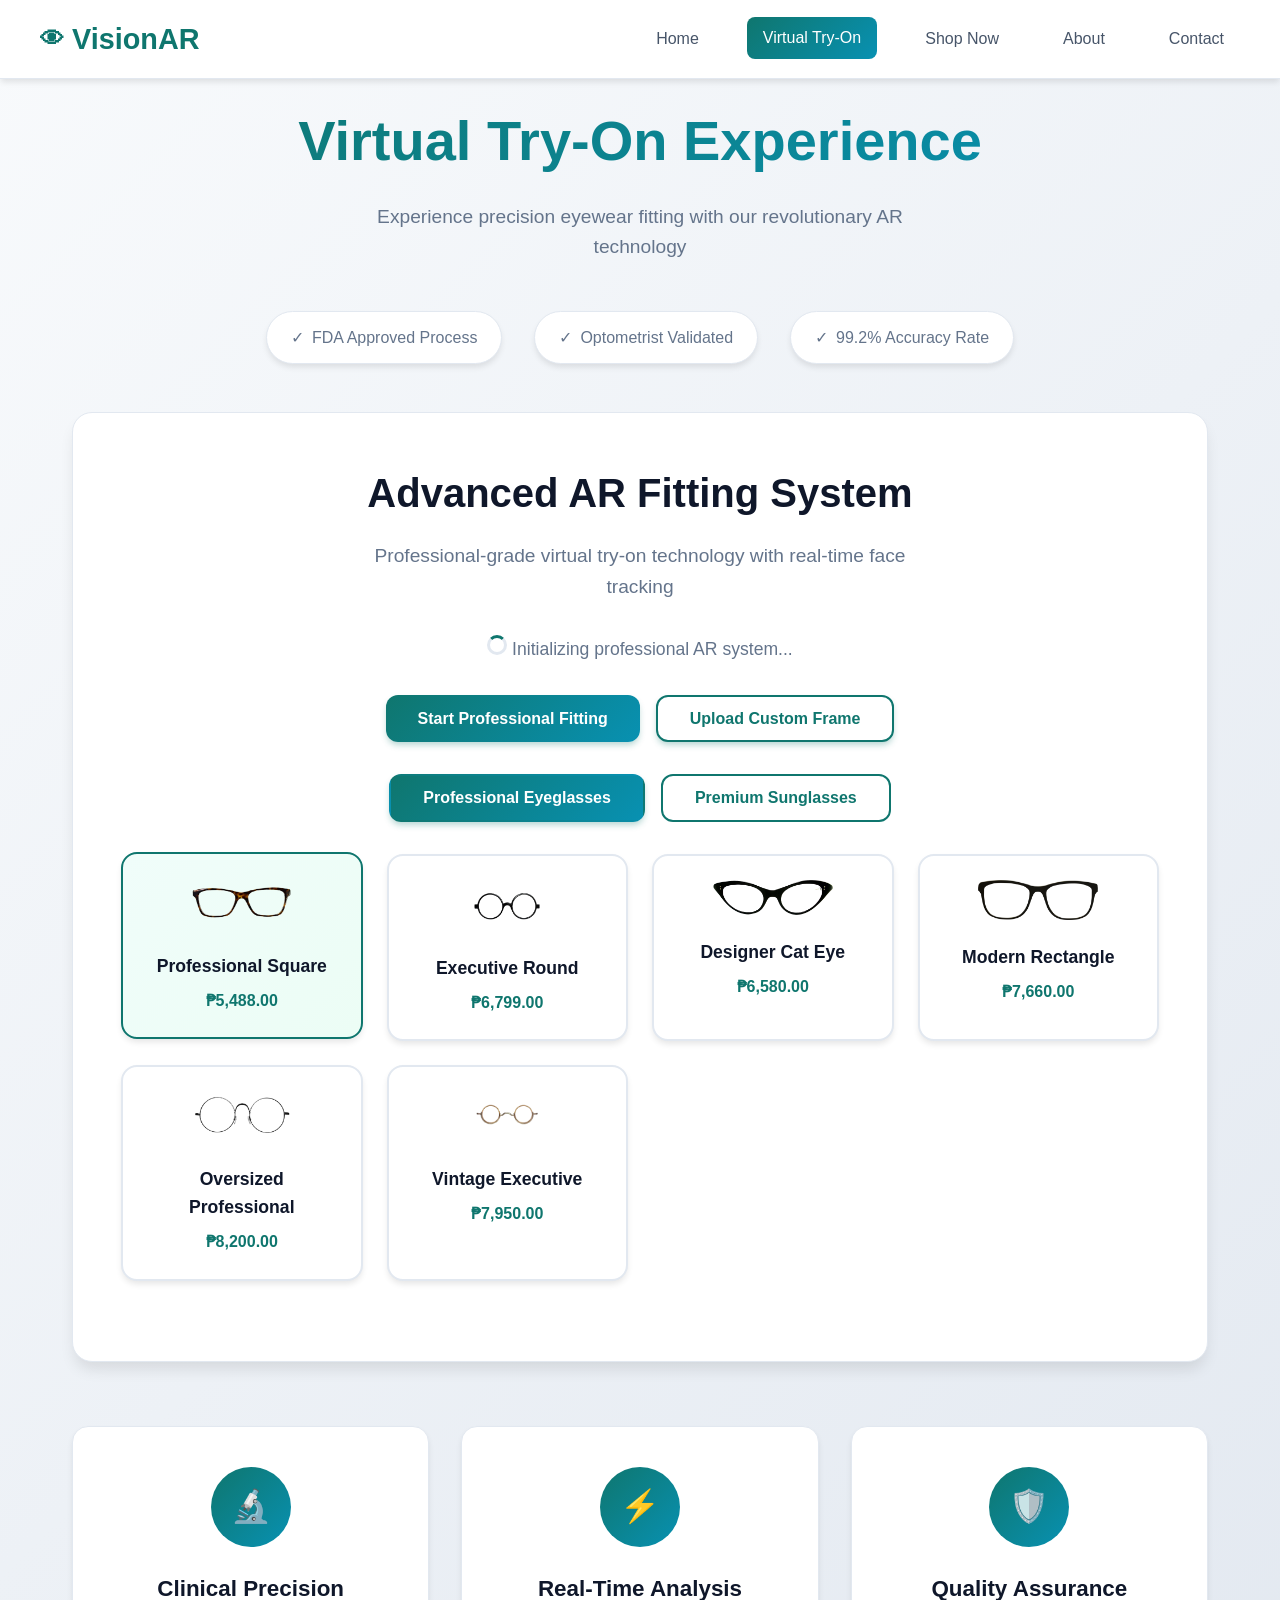
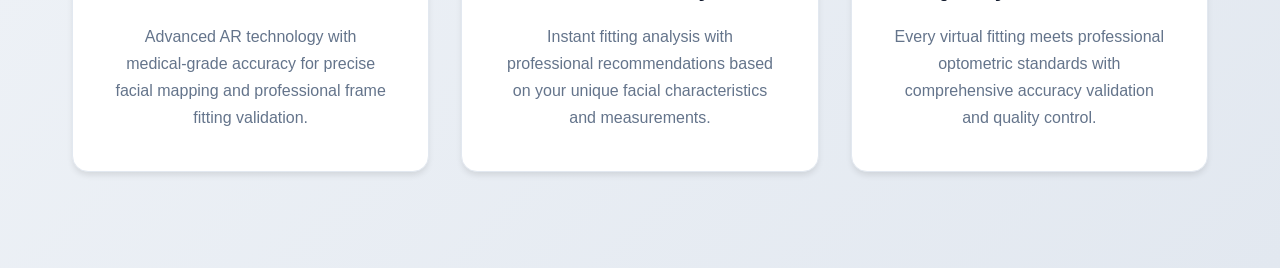
<file: Eyeclinic/try-on.html>
<!DOCTYPE html>
<html lang="en">
<head>
    <meta charset="UTF-8">
    <meta name="viewport" content="width=device-width, initial-scale=1.0">
    <title>VisionAR - Virtual Try-On</title>
    <style>
         /* Loading Overlay Styles */
        .loading-overlay {
            position: fixed;
            top: 0;
            left: 0;
            width: 100%;
            height: 100%;
            background: rgba(255, 255, 255, 0.95);
            backdrop-filter: blur(10px);
            display: flex;
            align-items: center;
            justify-content: center;
            z-index: 9999;
            opacity: 1;
            transition: opacity 0.5s ease, visibility 0.5s ease;
        }

        .loading-overlay.hidden {
            opacity: 0;
            visibility: hidden;
        }

        /* Main Glasses Loading Animation */
        .glasses-loader {
            position: relative;
            width: 120px;
            height: 60px;
        }

        .glasses-frame {
            position: absolute;
            width: 100%;
            height: 100%;
            stroke: #0f766e;
            stroke-width: 3;
            fill: none;
            stroke-linecap: round;
            stroke-linejoin: round;
        }

        .lens-left, .lens-right {
            stroke-dasharray: 100;
            stroke-dashoffset: 100;
            animation: drawLens 2s ease-in-out infinite;
        }

        .lens-right {
            animation-delay: 0.3s;
        }

        .bridge {
            stroke-dasharray: 20;
            stroke-dashoffset: 20;
            animation: drawBridge 1.5s ease-in-out infinite;
            animation-delay: 0.6s;
        }

        .temple-left, .temple-right {
            stroke-dasharray: 40;
            stroke-dashoffset: 40;
            animation: drawTemple 1.8s ease-in-out infinite;
        }

        .temple-right {
            animation-delay: 0.9s;
        }

        @keyframes drawLens {
            0%, 20% {
                stroke-dashoffset: 100;
                stroke: #0f766e;
            }
            50% {
                stroke-dashoffset: 0;
                stroke: #0891b2;
            }
            80%, 100% {
                stroke-dashoffset: 100;
                stroke: #0f766e;
            }
        }

        @keyframes drawBridge {
            0%, 30% {
                stroke-dashoffset: 20;
            }
            60% {
                stroke-dashoffset: 0;
            }
            90%, 100% {
                stroke-dashoffset: 20;
            }
        }

        @keyframes drawTemple {
            0%, 40% {
                stroke-dashoffset: 40;
            }
            70% {
                stroke-dashoffset: 0;
            }
            100% {
                stroke-dashoffset: 40;
            }
        }

        /* Loading Text */
        .loading-text {
            position: absolute;
            top: 80px;
            left: 50%;
            transform: translateX(-50%);
            color: #0f766e;
            font-size: 1.2rem;
            font-weight: 600;
            text-align: center;
            min-width: 200px;
        }

        .loading-dots {
            display: inline-block;
            width: 20px;
        }

        .loading-dots::after {
            content: '';
            animation: dots 1.5s infinite;
        }

        @keyframes dots {
            0%, 20% { content: ''; }
            40% { content: '.'; }
            60% { content: '..'; }
            80%, 100% { content: '...'; }
        }
        * {
            margin: 0;
            padding: 0;
            box-sizing: border-box;
        }

        body {
            font-family: 'Segoe UI', Tahoma, Geneva, Verdana, sans-serif;
            background: linear-gradient(135deg, #f8fafc 0%, #e2e8f0 100%);
            min-height: 100vh;
            color: #1e293b;
            line-height: 1.6;
        }

        .navbar {
            background: rgba(255, 255, 255, 0.95);
            backdrop-filter: blur(20px);
            padding: 1rem 2rem;
            position: fixed;
            width: 100%;
            top: 0;
            z-index: 1000;
            border-bottom: 1px solid #e2e8f0;
            box-shadow: 0 4px 6px -1px rgba(0, 0, 0, 0.1);
        }

        .nav-content {
            display: flex;
            justify-content: space-between;
            align-items: center;
            max-width: 1200px;
            margin: 0 auto;
        }

        .logo {
            font-size: 1.8rem;
            font-weight: 700;
            color: #0f766e;
            display: flex;
            align-items: center;
            gap: 0.5rem;
            text-decoration: none;
        }

        .logo::before {
            content: "👁";
            font-size: 1.5rem;
        }

        .nav-links {
            display: flex;
            gap: 2rem;
        }

        .nav-links a {
            color: #475569;
            text-decoration: none;
            transition: all 0.3s ease;
            padding: 0.5rem 1rem;
            border-radius: 8px;
            font-weight: 500;
        }

        .nav-links a:hover, .nav-links a.active {
            background: #f1f5f9;
            color: #0f766e;
            transform: translateY(-1px);
        }

        .nav-links a.active {
            background: linear-gradient(135deg, #0f766e, #0891b2);
            color: white;
        }

        .container {
            max-width: 1200px;
            margin: 0 auto;
            padding: 6rem 2rem 2rem;
        }

        .page-header {
            text-align: center;
            margin-bottom: 3rem;
        }

        .page-header h1 {
            font-size: 3.5rem;
            color: #0f172a;
            margin-bottom: 1rem;
            font-weight: 800;
            background: linear-gradient(135deg, #0f766e, #0891b2);
            -webkit-background-clip: text;
            -webkit-text-fill-color: transparent;
            background-clip: text;
        }

        .page-header p {
            font-size: 1.2rem;
            color: #64748b;
            max-width: 600px;
            margin: 0 auto;
        }

        .try-on-section {
            background: white;
            border-radius: 20px;
            padding: 3rem;
            margin-bottom: 4rem;
            border: 1px solid #e2e8f0;
            box-shadow: 0 10px 15px -3px rgba(0, 0, 0, 0.1);
        }

        .section-header {
            text-align: center;
            margin-bottom: 2rem;
        }

        .section-title {
            font-size: 2.5rem;
            color: #0f172a;
            margin-bottom: 1rem;
            font-weight: 700;
        }

        .section-subtitle {
            font-size: 1.2rem;
            color: #64748b;
            max-width: 600px;
            margin: 0 auto;
        }

        .camera-container {
            position: relative;
            max-width: 600px;
            margin: 0 auto;
            border-radius: 16px;
            overflow: hidden;
            box-shadow: 0 20px 25px -5px rgba(0, 0, 0, 0.1);
            background: #f8fafc;
            border: 2px solid #e2e8f0;
        }

        #video {
            width: 100%;
            height: auto;
            display: block;
            transform: scaleX(-1);
        }

        .glasses-overlay {
            position: absolute;
            top: 50%;
            left: 50%;
            transform: translate(-50%, -50%);
            width: 200px;
            height: auto;
            opacity: 0.9;
            transition: all 0.3s ease;
            pointer-events: none;
        }

        .contact-overlay {
            position: absolute;
            top: 50%;
            left: 50%;
            transform: translate(-50%, -50%);
            width: 280px;
            height: 200px;
            pointer-events: none;
            opacity: 0.8;
        }

        .contact-lens {
            position: absolute;
            width: 60px;
            height: 60px;
            border-radius: 50%;
            border: 2px solid rgba(15, 118, 110, 0.3);
            background: radial-gradient(circle at 30% 30%, rgba(15, 118, 110, 0.2), transparent 60%);
            mix-blend-mode: multiply;
        }

        .left-eye {
            top: 45%;
            left: 20%;
        }

        .right-eye {
            top: 45%;
            right: 20%;
        }

        .controls {
            display: flex;
            justify-content: center;
            gap: 1rem;
            margin: 2rem 0;
            flex-wrap: wrap;
        }

        .btn {
            background: linear-gradient(135deg, #0f766e, #0891b2);
            color: white;
            border: none;
            padding: 0.8rem 2rem;
            border-radius: 12px;
            cursor: pointer;
            font-size: 1rem;
            font-weight: 600;
            transition: all 0.3s ease;
            box-shadow: 0 4px 6px -1px rgba(15, 118, 110, 0.3);
        }

        .btn:hover {
            transform: translateY(-2px);
            box-shadow: 0 8px 25px -8px rgba(15, 118, 110, 0.5);
        }

        .btn.secondary {
            background: white;
            color: #0f766e;
            border: 2px solid #0f766e;
        }

        .btn.secondary:hover {
            background: #0f766e;
            color: white;
        }

        .product-categories {
            margin: 2rem 0;
        }

        .category-nav {
            display: flex;
            justify-content: center;
            gap: 1rem;
            margin-bottom: 2rem;
            flex-wrap: wrap;
        }

        .category-btn {
            background: white;
            color: #0f766e;
            border: 2px solid #0f766e;
            padding: 0.8rem 2rem;
            border-radius: 12px;
            cursor: pointer;
            font-size: 1rem;
            font-weight: 600;
            transition: all 0.3s ease;
        }

        .category-btn:hover {
            background: #f0fdfa;
            transform: translateY(-2px);
        }

        .category-btn.active {
            background: linear-gradient(135deg, #0f766e, #0891b2);
            color: white;
            border-color: transparent;
            box-shadow: 0 4px 6px -1px rgba(15, 118, 110, 0.3);
        }

        .category-btn.active:hover {
            transform: translateY(-2px);
            box-shadow: 0 8px 25px -8px rgba(15, 118, 110, 0.5);
        }

        .glasses-gallery {
            display: grid;
            grid-template-columns: repeat(auto-fit, minmax(200px, 1fr));
            gap: 1.5rem;
            margin: 2rem 0;
        }

        .glasses-item {
            background: white;
            border-radius: 16px;
            padding: 1.5rem;
            text-align: center;
            cursor: pointer;
            transition: all 0.3s ease;
            border: 2px solid #e2e8f0;
            box-shadow: 0 4px 6px -1px rgba(0, 0, 0, 0.1);
        }

        .glasses-item:hover {
            transform: translateY(-4px);
            box-shadow: 0 10px 15px -3px rgba(0, 0, 0, 0.15);
            border-color: #0f766e;
        }

        .glasses-item.selected {
            border-color: #0f766e;
            background: linear-gradient(135deg, #f0fdfa, #ecfdf5);
            transform: translateY(-2px);
        }

        .glasses-item img {
            width: 120px;
            height: auto;
            margin-bottom: 1rem;
            max-height: 50px;
            object-fit: contain;
        }

        .glasses-item h4 {
            color: #0f172a;
            font-size: 1.1rem;
            margin-bottom: 0.5rem;
            font-weight: 600;
        }

        .glasses-item p {
            color: #0f766e;
            font-size: 1rem;
            font-weight: 600;
        }

        .status {
            text-align: center;
            margin: 1rem 0;
            color: #64748b;
            font-size: 1.1rem;
        }

        .loading {
            display: inline-block;
            width: 20px;
            height: 20px;
            border: 3px solid #e2e8f0;
            border-radius: 50%;
            border-top-color: #0f766e;
            animation: spin 1s ease-in-out infinite;
        }

        @keyframes spin {
            to { transform: rotate(360deg); }
        }

        .error {
            color: #dc2626;
            background: #fee2e2;
            padding: 1rem;
            border-radius: 8px;
            margin: 1rem 0;
            border: 1px solid #fecaca;
        }

        .trust-indicators {
            display: flex;
            justify-content: center;
            gap: 2rem;
            margin: 3rem 0;
            flex-wrap: wrap;
        }

        .trust-badge {
            display: flex;
            align-items: center;
            gap: 0.5rem;
            padding: 0.8rem 1.5rem;
            background: white;
            border-radius: 50px;
            border: 1px solid #e2e8f0;
            color: #64748b;
            font-weight: 500;
            box-shadow: 0 4px 6px -1px rgba(0, 0, 0, 0.1);
        }

        .features {
            display: grid;
            grid-template-columns: repeat(auto-fit, minmax(300px, 1fr));
            gap: 2rem;
            margin: 4rem 0;
        }

        .feature-card {
            background: white;
            border-radius: 16px;
            padding: 2.5rem;
            text-align: center;
            border: 1px solid #e2e8f0;
            transition: all 0.3s ease;
            box-shadow: 0 4px 6px -1px rgba(0, 0, 0, 0.1);
        }

        .feature-card:hover {
            transform: translateY(-8px);
            box-shadow: 0 20px 25px -5px rgba(0, 0, 0, 0.15);
        }

        .feature-icon {
            width: 80px;
            height: 80px;
            background: linear-gradient(135deg, #0f766e, #0891b2);
            border-radius: 50%;
            display: flex;
            align-items: center;
            justify-content: center;
            margin: 0 auto 1.5rem;
            font-size: 2rem;
        }

        .feature-card h3 {
            color: #0f172a;
            margin-bottom: 1rem;
            font-size: 1.4rem;
            font-weight: 700;
        }

        .feature-card p {
            color: #64748b;
            line-height: 1.7;
            font-size: 1rem;
        }

        @media (max-width: 768px) {
            .page-header h1 {
                font-size: 2.5rem;
            }
            
            .nav-links {
                display: none;
            }
            
            .container {
                padding: 5rem 1rem 1rem;
            }
            
            .try-on-section {
                padding: 2rem 1rem;
            }
        }
    </style>
</head>
<body>
    <!-- Loading Overlay -->
    <div class="loading-overlay hidden" id="loadingOverlay">
        <div class="glasses-loader">
            <svg class="glasses-frame" viewBox="0 0 120 60">
                <!-- Left Lens -->
                <circle class="lens-left" cx="25" cy="30" r="18"/>
                <!-- Right Lens -->
                <circle class="lens-right" cx="95" cy="30" r="18"/>
                <!-- Bridge -->
                <line class="bridge" x1="43" y1="30" x2="77" y2="30"/>
                <!-- Left Temple -->
                <line class="temple-left" x1="7" y1="30" x2="0" y2="25"/>
                <!-- Right Temple -->
                <line class="temple-right" x1="113" y1="30" x2="120" y2="25"/>
            </svg>
            <div class="loading-text">
                Loading VisionAR<span class="loading-dots"></span>
            </div>
        </div>
    </div>
    <nav class="navbar">
        <div class="nav-content">
            <a href="index.html" class="logo">VisionAR</a>
            <div class="nav-links">
                <a href="index.html">Home</a>
                <a href="try-on.html" class="active">Virtual Try-On</a>
                <a href="glasses.html">Shop Now</a>
                <a href="about.html">About</a>
                <a href="contact.html">Contact</a>
            </div>
        </div>
    </nav>

    <div class="container">
        <div class="page-header">
            <h1>Virtual Try-On Experience</h1>
            <p>Experience precision eyewear fitting with our revolutionary AR technology</p>
        </div>

        <div class="trust-indicators">
            <div class="trust-badge">
                <span>✓</span> FDA Approved Process
            </div>
            <div class="trust-badge">
                <span>✓</span> Optometrist Validated
            </div>
            <div class="trust-badge">
                <span>✓</span> 99.2% Accuracy Rate
            </div>
        </div>

        <div class="try-on-section">
            <div class="section-header">
                <h2 class="section-title">Advanced AR Fitting System</h2>
                <p class="section-subtitle">
                    Professional-grade virtual try-on technology with real-time face tracking
                </p>
            </div>
            
            <div id="status" class="status">
                <div class="loading"></div> Initializing professional AR system...
            </div>
            
            <div class="camera-container" id="cameraContainer" style="display: none;">
                <video id="video" autoplay muted playsinline></video>
                <img id="glassesOverlay" class="glasses-overlay" src="" alt="Virtual Glasses" style="display: none;">
                <div id="contactOverlay" class="contact-overlay" style="display: none;">
                    <div class="contact-lens left-eye"></div>
                    <div class="contact-lens right-eye"></div>
                </div>
            </div>

            <div class="controls">
                <button id="startCamera" class="btn">Start Professional Fitting</button>
                <button id="stopCamera" class="btn secondary" style="display: none;">Stop Camera</button>
                <button id="capturePhoto" class="btn secondary" style="display: none;">Capture Fitting</button>
                <button id="uploadGlasses" class="btn secondary">Upload Custom Frame</button>
                <input type="file" id="glassesInput" accept="image/*" style="display: none;">
            </div>

            <div class="product-categories">
                <div class="category-nav">
                    <button class="category-btn active" data-category="eyeglasses">Professional Eyeglasses</button>
                    <button class="category-btn" data-category="sunglasses">Premium Sunglasses</button>
                </div>
                
                <!-- Eyeglasses Gallery -->
                <div class="glasses-gallery" id="eyeglasses-gallery">
                    <div class="glasses-item selected" data-glasses="classic">
                        <img src="img/frameone.png" style="border-radius: 8px;" alt="Professional Square Frame">
                        <h4>Professional Square</h4>
                        <p>₱5,488.00</p>
                    </div>
                    <div class="glasses-item" data-glasses="aviator-clear">
                        <img src="img/frametwo.png" style="border-radius: 8px;" alt="Executive Round Frame">
                        <h4>Executive Round</h4>
                        <p>₱6,799.00</p>
                    </div>
                    <div class="glasses-item" data-glasses="round">
                        <img src="img/framethree.png" style="border-radius: 8px;" alt="Designer Cat Eye">
                        <h4>Designer Cat Eye</h4>
                        <p>₱6,580.00</p>
                    </div>
                    <div class="glasses-item" data-glasses="cat-eye">
                        <img src="img/framefour.png" style="border-radius: 8px;" alt="Modern Rectangle">
                        <h4>Modern Rectangle</h4>
                        <p>₱7,660.00</p>
                    </div>
                    <div class="glasses-item" data-glasses="oversized">
                        <img src="img/framefive.png" style="border-radius: 8px;" alt="Oversized Professional">
                        <h4>Oversized Professional</h4>
                        <p>₱8,200.00</p>
                    </div>
                    <div class="glasses-item" data-glasses="vintage">
                        <img src="img/framesix.png" style="border-radius: 8px;" alt="Vintage Executive">
                        <h4>Vintage Executive</h4>
                        <p>₱7,950.00</p>
                    </div>
                </div>
                
                <!-- Sunglasses Gallery -->
                <div class="glasses-gallery" id="sunglasses-gallery" style="display: none;">
                    <div class="glasses-item" data-glasses="aviator-sun">
                        <img src="img/frameseven.png" style="border-radius: 8px;" alt="Premium Aviator">
                        <h4>Premium Aviator</h4>
                        <p>₱9,500.00</p>
                    </div>
                    <div class="glasses-item" data-glasses="wayfarer">
                        <img src="img/frameeight.png" style="border-radius: 8px;" alt="Classic Wayfarer">
                        <h4>Classic Wayfarer</h4>
                        <p>₱8,800.00</p>
                    </div>
                    <div class="glasses-item" data-glasses="cat-eye-sun">
                        <img src="img/framenine.png" style="border-radius: 8px;" alt="Designer Cat Eye Sun">
                        <h4>Designer Cat Eye Sun</h4>
                        <p>₱10,200.00</p>
                    </div>
                    <div class="glasses-item" data-glasses="round-sun">
                        <img src="img/frameten.png" style="border-radius: 8px;" alt="Round Premium">
                        <h4>Round Premium</h4>
                        <p>₱7,800.00</p>
                    </div>
                    <div class="glasses-item" data-glasses="sport-sun">
                        <img src="img/frameeleven.png" style="border-radius: 8px;" alt="Sport Performance">
                        <h4>Sport Performance</h4>
                        <p>₱12,500.00</p>
                    </div>
                    <div class="glasses-item" data-glasses="oversized-sun">
                        <img src="img/frametwelve.png" style="border-radius: 8px;" alt="Oversized Luxury">
                        <h4>Oversized Luxury</h4>
                        <p>₱11,800.00</p>
                    </div>
                </div>
            </div>
        </div>

        <div class="features">
            <div class="feature-card">
                <div class="feature-icon">🔬</div>
                <h3>Clinical Precision</h3>
                <p>Advanced AR technology with medical-grade accuracy for precise facial mapping and professional frame fitting validation.</p>
            </div>
            <div class="feature-card">
                <div class="feature-icon">⚡</div>
                <h3>Real-Time Analysis</h3>
                <p>Instant fitting analysis with professional recommendations based on your unique facial characteristics and measurements.</p>
            </div>
            <div class="feature-card">
                <div class="feature-icon">🛡️</div>
                <h3>Quality Assurance</h3>
                <p>Every virtual fitting meets professional optometric standards with comprehensive accuracy validation and quality control.</p>
            </div>
        </div>
    </div>

    <script>
        class VirtualTryOn {
            constructor() {
                this.video = document.getElementById('video');
                this.startBtn = document.getElementById('startCamera');
                this.stopBtn = document.getElementById('stopCamera');
                this.captureBtn = document.getElementById('capturePhoto');
                this.status = document.getElementById('status');
                this.cameraContainer = document.getElementById('cameraContainer');
                this.glassesOverlay = document.getElementById('glassesOverlay');
                this.contactOverlay = document.getElementById('contactOverlay');
                this.glassesItems = document.querySelectorAll('.glasses-item');
                this.categoryBtns = document.querySelectorAll('.category-btn');
                
                this.stream = null;
                this.selectedGlasses = 'classic';
                this.activeCategory = 'eyeglasses';
                this.uploadedImages = {};
                
                this.init();
            }

            init() {
                this.startBtn.addEventListener('click', () => this.startCamera());
                this.stopBtn.addEventListener('click', () => this.stopCamera());
                this.captureBtn.addEventListener('click', () => this.capturePhoto());
                
                const uploadBtn = document.getElementById('uploadGlasses');
                const fileInput = document.getElementById('glassesInput');
                
                uploadBtn.addEventListener('click', () => fileInput.click());
                fileInput.addEventListener('change', (e) => this.handleImageUpload(e));
                
                // Category switching
                this.categoryBtns.forEach(btn => {
                    btn.addEventListener('click', (e) => this.switchCategory(e.target.dataset.category));
                });
                
                // Initial glasses selection
                this.updateGlassesItems();
                this.updateOverlay();
            }

            switchCategory(category) {
                this.activeCategory = category;
                
                // Update active button
                this.categoryBtns.forEach(btn => btn.classList.remove('active'));
                document.querySelector(`[data-category="${category}"]`).classList.add('active');
                
                // Show/hide galleries
                document.getElementById('eyeglasses-gallery').style.display = category === 'eyeglasses' ? 'grid' : 'none';
                document.getElementById('sunglasses-gallery').style.display = category === 'sunglasses' ? 'grid' : 'none';
                
                // Update glasses items selection
                this.updateGlassesItems();
                
                // Select first item in new category
                const firstItem = document.querySelector(`#${category}-gallery .glasses-item`);
                if (firstItem) {
                    this.selectGlasses(firstItem);
                }
            }

            updateGlassesItems() {
                this.glassesItems = document.querySelectorAll('.glasses-item');
                this.glassesItems.forEach(item => {
                    item.addEventListener('click', (e) => this.selectGlasses(e.currentTarget));
                });
            }

            selectGlasses(item) {
                this.glassesItems.forEach(g => g.classList.remove('selected'));
                item.classList.add('selected');
                this.selectedGlasses = item.dataset.glasses;
                this.updateOverlay();
                
                item.style.transform = 'scale(1.05) translateY(-2px)';
                setTimeout(() => {
                    item.style.transform = '';
                }, 300);
            }

            updateOverlay() {
                if (this.uploadedImages && this.uploadedImages[this.selectedGlasses]) {
                    this.showGlassesOverlay(this.uploadedImages[this.selectedGlasses]);
                    return;
                }
                
                const realProductImages = {
                    classic: "img/frameone.png",
                    'aviator-clear': "img/frametwo.png",
                    round: "img/framethree.png",
                    'cat-eye': "img/framefour.png",
                    oversized: "img/framefive.png",
                    vintage: "img/framesix.png",
                    'aviator-sun': "img/frameseven.png",
                    wayfarer: "img/frameeight.png",
                    'cat-eye-sun': "img/framenine.png",
                    'round-sun': "img/frameten.png",
                    'sport-sun': "img/frameeleven.png",
                    'oversized-sun': "img/frametwelve.png"
                };
                
                const generatedImages = {
                    classic: this.createGlassesDataURL('classic'),
                    'aviator-clear': this.createGlassesDataURL('aviator'),
                    round: this.createGlassesDataURL('round'),
                    'cat-eye': this.createGlassesDataURL('cat-eye'),
                    oversized: this.createGlassesDataURL('oversized'),
                    vintage: this.createGlassesDataURL('vintage'),
                    'aviator-sun': this.createSunglassesDataURL('aviator'),
                    wayfarer: this.createSunglassesDataURL('wayfarer'),
                    'cat-eye-sun': this.createSunglassesDataURL('cat-eye'),
                    'round-sun': this.createSunglassesDataURL('round'),
                    'sport-sun': this.createSunglassesDataURL('sport'),
                    'oversized-sun': this.createSunglassesDataURL('oversized')
                };
                
                const imageSrc = realProductImages[this.selectedGlasses] || generatedImages[this.selectedGlasses];
                this.showGlassesOverlay(imageSrc);
            }

            showGlassesOverlay(src) {
                this.contactOverlay.style.display = 'none';
                this.glassesOverlay.style.display = 'block';
                this.glassesOverlay.src = src;
                this.glassesOverlay.style.width = '240px';
                this.glassesOverlay.style.height = 'auto';
                this.glassesOverlay.style.opacity = '0.9';
            }

            async startCamera() {
                try {
                    this.updateStatus('Initializing professional AR system...', false);
                    
                    const constraints = {
                        video: {
                            width: { ideal: 640 },
                            height: { ideal: 480 },
                            facingMode: 'user'
                        },
                        audio: false
                    };

                    this.stream = await navigator.mediaDevices.getUserMedia(constraints);
                    this.video.srcObject = this.stream;
                    
                    this.video.addEventListener('loadedmetadata', () => {
                        this.cameraContainer.style.display = 'block';
                        this.status.style.display = 'none';
                        this.startBtn.style.display = 'none';
                        this.stopBtn.style.display = 'inline-block';
                        this.captureBtn.style.display = 'inline-block';
                        this.glassesOverlay.style.display = 'block';
                        
                        this.startFaceTracking();
                    });

                } catch (error) {
                    console.error('Camera access error:', error);
                    this.updateStatus(`System Error: ${error.message}`, true);
                }
            }

            stopCamera() {
                if (this.stream) {
                    this.stream.getTracks().forEach(track => track.stop());
                    this.stream = null;
                }
                
                this.video.srcObject = null;
                this.cameraContainer.style.display = 'none';
                this.startBtn.style.display = 'inline-block';
                this.stopBtn.style.display = 'none';
                this.captureBtn.style.display = 'none';
                this.glassesOverlay.style.display = 'none';
                this.contactOverlay.style.display = 'none';
                this.updateStatus('Camera system stopped. Click "Start Professional Fitting" to resume.', false);
            }

            capturePhoto() {
                const canvas = document.createElement('canvas');
                canvas.width = this.video.videoWidth;
                canvas.height = this.video.videoHeight;
                
                const ctx = canvas.getContext('2d');
                ctx.scale(-1, 1);
                ctx.drawImage(this.video, -canvas.width, 0);
                
                const link = document.createElement('a');
                link.download = `visionAR-professional-fitting-${Date.now()}.png`;
                link.href = canvas.toDataURL();
                link.click();
                
                // Visual feedback for capture
                this.captureBtn.textContent = 'Captured!';
                this.captureBtn.style.background = 'linear-gradient(135deg, #059669, #0891b2)';
                
                setTimeout(() => {
                    this.captureBtn.textContent = 'Capture Fitting';
                    this.captureBtn.style.background = '';
                }, 1500);
            }

            handleImageUpload(event) {
                const file = event.target.files[0];
                if (file && file.type.startsWith('image/')) {
                    const reader = new FileReader();
                    reader.onload = (e) => {
                        this.uploadedImages = this.uploadedImages || {};
                        this.uploadedImages[this.selectedGlasses] = e.target.result;
                        
                        this.updateOverlay();
                        
                        const selectedItem = document.querySelector(`.glasses-item[data-glasses="${this.selectedGlasses}"]`);
                        const img = selectedItem.querySelector('img');
                        if (img) {
                            img.src = e.target.result;
                            img.style.objectFit = 'contain';
                        }
                        
                        this.updateStatus('Professional frame uploaded successfully', false);
                        setTimeout(() => {
                            if (this.stream) {
                                this.updateStatus('', false);
                            }
                        }, 2000);
                    };
                    reader.readAsDataURL(file);
                } else {
                    this.updateStatus('Please select a valid image file', true);
                }
            }

            startFaceTracking() {
                let baseTop = 45;
                let baseLeft = 50;
                
                const animate = () => {
                    if (this.stream) {
                        const offsetX = Math.sin(Date.now() * 0.001) * 2;
                        const offsetY = Math.cos(Date.now() * 0.0015) * 1;
                        
                        this.glassesOverlay.style.left = `${baseLeft + offsetX}%`;
                        this.glassesOverlay.style.top = `${baseTop + offsetY}%`;
                        
                        requestAnimationFrame(animate);
                    }
                };
                
                animate();
            }

            createGlassesDataURL(style) {
                const canvas = document.createElement('canvas');
                canvas.width = 240;
                canvas.height = 90;
                const ctx = canvas.getContext('2d');
                
                ctx.lineWidth = 2.5;
                
                switch (style) {
                    case 'classic':
                        ctx.strokeStyle = '#2a2a2a';
                        ctx.fillStyle = 'rgba(42, 42, 42, 0.1)';
                        
                        this.drawRoundedRect(ctx, 25, 25, 70, 45, 8);
                        ctx.fill();
                        ctx.stroke();
                        
                        this.drawRoundedRect(ctx, 145, 25, 70, 45, 8);
                        ctx.fill();
                        ctx.stroke();
                        
                        ctx.beginPath();
                        ctx.moveTo(95, 42);
                        ctx.quadraticCurveTo(120, 40, 145, 42);
                        ctx.stroke();
                        break;
                        
                    case 'aviator':
                        ctx.strokeStyle = '#B8860B';
                        ctx.fillStyle = 'rgba(184, 134, 11, 0.05)';
                        ctx.lineWidth = 2;
                        
                        ctx.beginPath();
                        ctx.ellipse(60, 45, 35, 30, 0, 0, 2*Math.PI);
                        ctx.fill();
                        ctx.stroke();
                        
                        ctx.beginPath();
                        ctx.ellipse(180, 45, 35, 30, 0, 0, 2*Math.PI);
                        ctx.fill();
                        ctx.stroke();
                        
                        ctx.beginPath();
                        ctx.moveTo(95, 35);
                        ctx.quadraticCurveTo(120, 32, 145, 35);
                        ctx.stroke();
                        break;
                        
                    case 'round':
                        ctx.strokeStyle = '#2a2a2a';
                        ctx.fillStyle = 'rgba(42, 42, 42, 0.05)';
                        ctx.lineWidth = 2;
                        
                        ctx.beginPath();
                        ctx.arc(60, 45, 32, 0, 2 * Math.PI);
                        ctx.fill();
                        ctx.stroke();
                        
                        ctx.beginPath();
                        ctx.arc(180, 45, 32, 0, 2 * Math.PI);
                        ctx.fill();
                        ctx.stroke();
                        
                        ctx.beginPath();
                        ctx.moveTo(92, 45);
                        ctx.lineTo(148, 45);
                        ctx.stroke();
                        break;
                        
                    case 'cat-eye':
                        ctx.strokeStyle = '#2a2a2a';
                        ctx.fillStyle = 'rgba(42, 42, 42, 0.1)';
                        
                        ctx.beginPath();
                        ctx.moveTo(30, 45);
                        ctx.quadraticCurveTo(35, 25, 65, 30);
                        ctx.quadraticCurveTo(90, 35, 85, 50);
                        ctx.quadraticCurveTo(80, 65, 50, 60);
                        ctx.quadraticCurveTo(25, 55, 30, 45);
                        ctx.closePath();
                        ctx.fill();
                        ctx.stroke();
                        
                        ctx.beginPath();
                        ctx.moveTo(210, 45);
                        ctx.quadraticCurveTo(205, 25, 175, 30);
                        ctx.quadraticCurveTo(150, 35, 155, 50);
                        ctx.quadraticCurveTo(160, 65, 190, 60);
                        ctx.quadraticCurveTo(215, 55, 210, 45);
                        ctx.closePath();
                        ctx.fill();
                        ctx.stroke();
                        break;
                        
                    case 'oversized':
                        ctx.strokeStyle = '#8B4513';
                        ctx.fillStyle = 'rgba(139, 69, 19, 0.1)';
                        
                        this.drawRoundedRect(ctx, 15, 20, 80, 50, 10);
                        ctx.fill();
                        ctx.stroke();
                        
                        this.drawRoundedRect(ctx, 145, 20, 80, 50, 10);
                        ctx.fill();
                        ctx.stroke();
                        
                        ctx.beginPath();
                        ctx.moveTo(95, 42);
                        ctx.quadraticCurveTo(120, 40, 145, 42);
                        ctx.stroke();
                        break;
                        
                    case 'vintage':
                        ctx.strokeStyle = '#4B0082';
                        ctx.fillStyle = 'rgba(75, 0, 130, 0.1)';
                        ctx.lineWidth = 3;
                        
                        ctx.beginPath();
                        ctx.arc(60, 45, 30, 0, 2 * Math.PI);
                        ctx.fill();
                        ctx.stroke();
                        
                        ctx.beginPath();
                        ctx.arc(180, 45, 30, 0, 2 * Math.PI);
                        ctx.fill();
                        ctx.stroke();
                        
                        ctx.beginPath();
                        ctx.moveTo(90, 45);
                        ctx.quadraticCurveTo(120, 42, 150, 45);
                        ctx.stroke();
                        break;
                }
                
                return canvas.toDataURL();
            }

            createSunglassesDataURL(style) {
                const canvas = document.createElement('canvas');
                canvas.width = 240;
                canvas.height = 90;
                const ctx = canvas.getContext('2d');
                
                ctx.lineWidth = 2.5;
                
                switch (style) {
                    case 'aviator':
                        ctx.strokeStyle = '#FFD700';
                        ctx.fillStyle = 'rgba(0, 0, 0, 0.7)';
                        ctx.lineWidth = 2;
                        
                        ctx.beginPath();
                        ctx.ellipse(60, 45, 35, 30, 0, 0, 2*Math.PI);
                        ctx.fill();
                        ctx.stroke();
                        
                        ctx.beginPath();
                        ctx.ellipse(180, 45, 35, 30, 0, 0, 2*Math.PI);
                        ctx.fill();
                        ctx.stroke();
                        
                        ctx.beginPath();
                        ctx.moveTo(95, 35);
                        ctx.quadraticCurveTo(120, 32, 145, 35);
                        ctx.stroke();
                        break;
                        
                    case 'wayfarer':
                        ctx.strokeStyle = '#1a1a1a';
                        ctx.fillStyle = 'rgba(0, 0, 0, 0.8)';
                        
                        this.drawRoundedRect(ctx, 25, 25, 70, 45, 8);
                        ctx.fill();
                        ctx.stroke();
                        
                        this.drawRoundedRect(ctx, 145, 25, 70, 45, 8);
                        ctx.fill();
                        ctx.stroke();
                        
                        ctx.beginPath();
                        ctx.moveTo(95, 42);
                        ctx.lineTo(145, 42);
                        ctx.stroke();
                        break;
                        
                    case 'cat-eye':
                        ctx.strokeStyle = '#FF69B4';
                        ctx.fillStyle = 'rgba(0, 0, 0, 0.7)';
                        
                        ctx.beginPath();
                        ctx.moveTo(30, 45);
                        ctx.quadraticCurveTo(35, 25, 65, 30);
                        ctx.quadraticCurveTo(90, 35, 85, 50);
                        ctx.quadraticCurveTo(80, 65, 50, 60);
                        ctx.quadraticCurveTo(25, 55, 30, 45);
                        ctx.closePath();
                        ctx.fill();
                        ctx.stroke();
                        
                        ctx.beginPath();
                        ctx.moveTo(210, 45);
                        ctx.quadraticCurveTo(205, 25, 175, 30);
                        ctx.quadraticCurveTo(150, 35, 155, 50);
                        ctx.quadraticCurveTo(160, 65, 190, 60);
                        ctx.quadraticCurveTo(215, 55, 210, 45);
                        ctx.closePath();
                        ctx.fill();
                        ctx.stroke();
                        break;
                        
                    case 'round':
                        ctx.strokeStyle = '#8B4513';
                        ctx.fillStyle = 'rgba(0, 0, 0, 0.7)';
                        ctx.lineWidth = 2;
                        
                        ctx.beginPath();
                        ctx.arc(60, 45, 32, 0, 2 * Math.PI);
                        ctx.fill();
                        ctx.stroke();
                        
                        ctx.beginPath();
                        ctx.arc(180, 45, 32, 0, 2 * Math.PI);
                        ctx.fill();
                        ctx.stroke();
                        
                        ctx.beginPath();
                        ctx.moveTo(92, 45);
                        ctx.lineTo(148, 45);
                        ctx.stroke();
                        break;
                        
                    case 'sport':
                        ctx.strokeStyle = '#FF4500';
                        ctx.fillStyle = 'rgba(0, 0, 0, 0.8)';
                        ctx.lineWidth = 3;
                        
                        ctx.beginPath();
                        ctx.ellipse(60, 45, 40, 25, -0.1, 0, 2*Math.PI);
                        ctx.fill();
                        ctx.stroke();
                        
                        ctx.beginPath();
                        ctx.ellipse(180, 45, 40, 25, 0.1, 0, 2*Math.PI);
                        ctx.fill();
                        ctx.stroke();
                        
                        ctx.beginPath();
                        ctx.moveTo(100, 40);
                        ctx.quadraticCurveTo(120, 38, 140, 40);
                        ctx.stroke();
                        break;
                        
                    case 'oversized':
                        ctx.strokeStyle = '#9400D3';
                        ctx.fillStyle = 'rgba(0, 0, 0, 0.7)';
                        ctx.lineWidth = 2;
                        
                        ctx.beginPath();
                        ctx.ellipse(60, 45, 45, 35, 0, 0, 2*Math.PI);
                        ctx.fill();
                        ctx.stroke();
                        
                        ctx.beginPath();
                        ctx.ellipse(180, 45, 45, 35, 0, 0, 2*Math.PI);
                        ctx.fill();
                        ctx.stroke();
                        
                        ctx.beginPath();
                        ctx.moveTo(105, 42);
                        ctx.quadraticCurveTo(120, 40, 135, 42);
                        ctx.stroke();
                        break;
                }
                
                return canvas.toDataURL();
            }

            drawRoundedRect(ctx, x, y, width, height, radius) {
                ctx.beginPath();
                ctx.moveTo(x + radius, y);
                ctx.lineTo(x + width - radius, y);
                ctx.quadraticCurveTo(x + width, y, x + width, y + radius);
                ctx.lineTo(x + width, y + height - radius);
                ctx.quadraticCurveTo(x + width, y + height, x + width - radius, y + height);
                ctx.lineTo(x + radius, y + height);
                ctx.quadraticCurveTo(x, y + height, x, y + height - radius);
                ctx.lineTo(x, y + radius);
                ctx.quadraticCurveTo(x, y, x + radius, y);
                ctx.closePath();
            }

            updateStatus(message, isError = false) {
                this.status.style.display = 'block';
                this.status.innerHTML = message;
                if (isError) {
                    this.status.className = 'status error';
                } else {
                    this.status.className = 'status';
                }
            }
        }

        document.addEventListener('DOMContentLoaded', () => {
            new VirtualTryOn();
        });
        // Main loading system
        function showLoader() {
            const overlay = document.getElementById('loadingOverlay');
            overlay.style.display = 'flex';
            setTimeout(() => {
                overlay.classList.remove('hidden');
            }, 10);
        }

        function hideLoader() {
            const overlay = document.getElementById('loadingOverlay');
            overlay.classList.add('hidden');
            setTimeout(() => {
                overlay.style.display = 'none';
            }, 500);
        }

        // Add loading animation to all navigation links
        document.querySelectorAll('.nav-links a, .cta-buttons a').forEach(link => {
            link.addEventListener('click', function(e) {
                // Only trigger for actual navigation (not the current page)
                if (this.getAttribute('href') && !this.classList.contains('active')) {
                    e.preventDefault();
                    showLoader();
                    
                    // Simulate page loading (in a real site, this would be the actual page load)
                    setTimeout(() => {
                        
                        
                        // Hide loader after content is "loaded"
                        setTimeout(hideLoader, 500);
                    }, 1500);
                }
            });
        });

        // Smooth scrolling for anchor links
        document.querySelectorAll('.nav-links a, .cta-buttons a').forEach(link => {
            link.addEventListener('click', function(e) {
                const href = this.getAttribute('href');
                
                // Only show loading for actual navigation (not current page or anchors)
                if (href && href !== '#' && !this.classList.contains('active')) {
                    // Show loading animation
                    showLoader();
                    
                    // Allow normal navigation to proceed after short delay
                    setTimeout(() => {
                        window.location.href = href;
                    }, 1500);
                }
            });
        });
    </script>
</body>
</html>
</file>
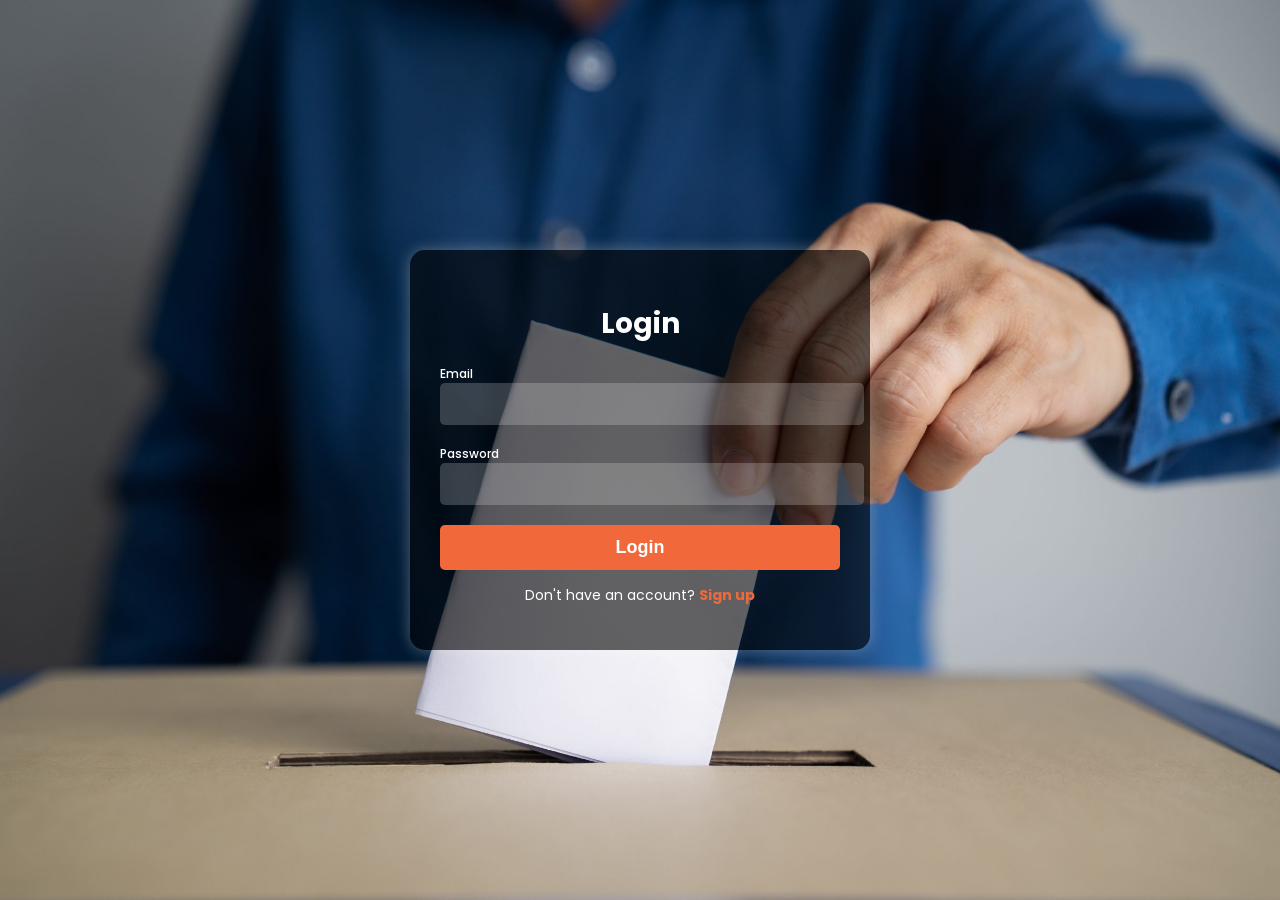
<file: Registration/login.html>
<!DOCTYPE html>
<html lang="en">
<head>
    <meta charset="UTF-8">
    <meta name="viewport" content="width=device-width, initial-scale=1.0">
    <title>Login</title>
    <link rel="stylesheet" href="style.css">
</head>
<body>
    <div class="login-container">
        <h2>Login</h2>
        <form action="index.html" method="POST">
            <div class="input-group">
                <label for="username">Email</label>
                <input type="text" id="username" name="username" required>
            </div>
            <div class="input-group">
                <label for="password">Password</label>
                <input type="password" id="password" name="password" required>
            </div>
            <button type="submit" class="login-btn">Login</button>
            <p class="signup-link">Don't have an account? <a href="index.html">Sign up</a></p>
        </form>
    </div>
</body>
</html>

<style>
   
    body {
        margin: 0;
        padding: 0;
        font-family: 'Poppins', sans-serif;
        background: url(img1.jpg) no-repeat center center/cover; /* Replace with your image */
        height: 100vh;
        display: flex;
        justify-content: center;
        align-items: center;
    }

    /* Transparent login container */
    .login-container {
        width: 400px;
        padding: 30px;
        background: rgba(0, 0, 0, 0.6); /* Semi-transparent black */
        border-radius: 15px;
        box-shadow: 0 0 15px rgba(255, 255, 255, 0.3);
        text-align: center;
        color: white;
    }

    .login-container h2 {
        margin-bottom: 20px;
        font-size: 28px;
    }

    .input-group {
        margin-bottom: 20px;
        text-align: left;
    }

    .input-group label {
        display: block;
        font-weight: 500;
    }

    .input-group input {
        width: 100%;
        padding: 12px;
        border: none;
        border-radius: 5px;
        background: rgba(255, 255, 255, 0.2);
        color: white;
        font-size: 16px;
    }

    .input-group input::placeholder {
        color: rgba(255, 255, 255, 0.7);
    }

    .login-btn {
        width: 100%;
        padding: 12px;
        background-color: #f1683a;
        color: white;
        border: none;
        border-radius: 5px;
        font-size: 18px;
        font-weight: bold;
        cursor: pointer;
        transition: 0.3s;
    }

    .login-btn:hover {
        background-color: #ff7b50;
    }

    .signup-link {
        margin-top: 15px;
        font-size: 14px;
    }

    .signup-link a {
        color: #f1683a;
        font-weight: bold;
        text-decoration: none;
    }

    .signup-link a:hover {
        text-decoration: underline;
    }
</style>
</file>
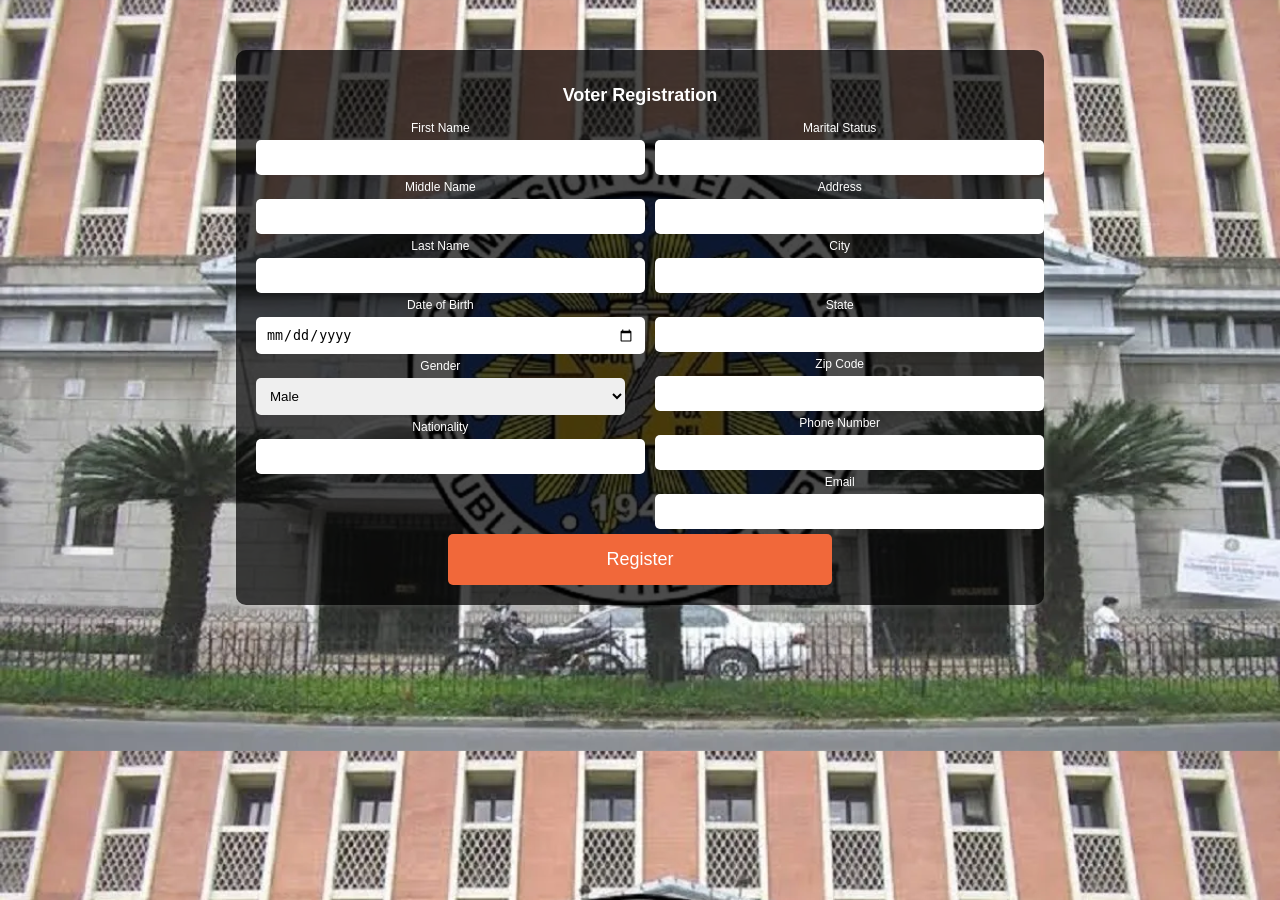
<file: Registration/register.html>
<!DOCTYPE html>
<html lang="en">
<head>
    <meta charset="UTF-8">
    <meta name="viewport" content="width=device-width, initial-scale=1.0">
    <title>Voter Registration</title>
    <link rel="stylesheet" href="style.css">
</head>
<body>
    <div class="register-container">
        <h2>Voter Registration</h2>
        <form action="submit_registration.php" method="POST">
            <div class="row">
                <div class="column">
                    <label>First Name</label>
                    <input type="text" name="first_name" required>
                    
                    <label>Middle Name</label>
                    <input type="text" name="middle_name">

                    <label>Last Name</label>
                    <input type="text" name="last_name" required>
                    
                    <label>Date of Birth</label>
                    <input type="date" name="dob" required>
                    
                    <label>Gender</label>
                    <select name="gender" required>
                        <option value="Male">Male</option>
                        <option value="Female">Female</option>
                        <option value="Other">Other</option>
                    </select>
                    
                    <label>Nationality</label>
                    <input type="text" name="nationality" required>
                </div>
                <div class="column">
                    <label>Marital Status</label>
                    <input type="text" name="marital_status" required>

                    <label>Address</label>
                    <input type="text" name="address" required>
                    
                    <label>City</label>
                    <input type="text" name="city" required>
                    
                    <label>State</label>
                    <input type="text" name="state" required>
                    
                    <label>Zip Code</label>
                    <input type="text" name="zip_code" required>

                    <label>Phone Number</label>
                    <input type="text" name="phone" required>

                    <label>Email</label>
                    <input type="email" name="email" required>
                </div>
            </div>
            <button type="submit" class="register-btn">Register</button>
        </form>
    </div>
</body>
</html>

<style>
    body {
        font-family: Arial, sans-serif;
        background-image: url(img4.png); 
        background-size: cover;
        color: white;
        text-align: center;
    }
    .register-container {
        width: 60%;
        margin: 50px auto;
        padding: 20px;
        background-color: rgba(0, 0, 0, 0.7); /* Transparent effect */
        border-radius: 10px;
        box-shadow: 0px 0px 10px rgba(255, 255, 255, 0.2);
    }
    .row {
        display: flex;
        justify-content: space-between;
    }
    .column {
        width: 48%;
    }
    input, select {
        width: 100%;
        padding: 10px;
        margin: 5px 0;
        border-radius: 5px;
        border: none;
    }
    .register-btn {
        width: 50%;
        padding: 15px;
        background-color: #f1683a;
        color: white;
        font-size: 18px;
        border: none;
        border-radius: 5px;
        cursor: pointer;
    }
</style>
</file>
<file: Registration/style.css>
@import url('https://fonts.googleapis.com/css2?family=Poppins:ital,wght@0,100;0,200;0,300;0,400;0,500;0,600;0,700;0,800;0,900;1,100;1,200;1,300;1,400;1,500;1,600;1,700;1,800;1,900&display=swap');
body{
    margin: 0;
    background-color: #000;
    color: #eee;
    font-family: Poppins;
    font-size: 12px;
}
a{
    text-decoration: none;
}
.button {
    display: flex;
    justify-content: center;
    align-items: center;
    width: 150px; 
    height: 50px; /* Adjust as needed */
    font-size: 18px;
    font-weight: bold;
    color: white;
    background-color: transparent;
    border: 2px solid white;
    text-align: center;
    text-decoration: none;
    border-radius: 5px;
    transition: 0.3s;
}

.button:hover {
    background-color: white;
    color: black;
}

header{
    width: 1140px;
    max-width: 80%;
    margin: auto;
    height: 50px;
    display: flex;
    align-items: center;
    position: relative;
    z-index: 100;
}
header a{
    color: #eee;
    margin-right: 40px;
}
/* carousel */
.carousel{
    height: 100vh;
    margin-top: -50px;
    width: 100vw;
    overflow: hidden;
    position: relative;
}
.carousel .list .item{
    width: 100%;
    height: 100%;
    position: absolute;
    inset: 0 0 0 0;
}
.carousel .list .item img{
    width: 100%;
    height: 100%;
    object-fit: cover;
}
.carousel .list .item .content{
    position: absolute;
    top: 20%;
    width: 1140px;
    max-width: 80%;
    left: 50%;
    transform: translateX(-50%);
    padding-right: 30%;
    box-sizing: border-box;
    color: #fff;
    text-shadow: 0 5px 10px #0004;
}
.carousel .list .item .author{
    font-weight: bold;
    letter-spacing: 10px;
}
.carousel .list .item .title,
.carousel .list .item .topic{
    font-size: 5em;
    font-weight: bold;
    line-height: 1.3em;
}
.carousel .list .item .topic{
    color: #f1683a;
}
.carousel .list .item .buttons{
    display: grid;
    grid-template-columns: repeat(2, 130px);
    grid-template-rows: 40px;
    gap: 5px;
    margin-top: 20px;
}
.carousel .list .item .buttons button{
    border: none;
    background-color: #eee;
    letter-spacing: 3px;
    font-family: Poppins;
    font-weight: 500;
}
.carousel .list .item .buttons button:nth-child(2){
    background-color: transparent;
    border: 1px solid #fff;
    color: #eee;
}
/* thumbail */
.thumbnail{
    position: absolute;
    bottom: 50px;
    left: 50%;
    width: max-content;
    z-index: 100;
    display: flex;
    gap: 20px;
}
.thumbnail .item{
    width: 150px;
    height: 220px;
    flex-shrink: 0;
    position: relative;
}
.thumbnail .item img{
    width: 100%;
    height: 100%;
    object-fit: cover;
    border-radius: 20px;
}
.thumbnail .item .content{
    color: #fff;
    position: absolute;
    bottom: 10px;
    left: 10px;
    right: 10px;
}
.thumbnail .item .content .title{
    font-weight: 500;
}
.thumbnail .item .content .description{
    font-weight: 300;
}
/* arrows */
.arrows{
    position: absolute;
    top: 80%;
    right: 52%;
    z-index: 100;
    width: 300px;
    max-width: 30%;
    display: flex;
    gap: 10px;
    align-items: center;
}
.arrows button{
    width: 40px;
    height: 40px;
    border-radius: 50%;
    background-color: #eee4;
    border: none;
    color: #fff;
    font-family: monospace;
    font-weight: bold;
    transition: .5s;
}
.arrows button:hover{
    background-color: #fff;
    color: #000;
}

/* animation */
.carousel .list .item:nth-child(1){
    z-index: 1;
}

/* animation text in first item */

.carousel .list .item:nth-child(1) .content .author,
.carousel .list .item:nth-child(1) .content .title,
.carousel .list .item:nth-child(1) .content .topic,
.carousel .list .item:nth-child(1) .content .des,
.carousel .list .item:nth-child(1) .content .buttons
{
    transform: translateY(50px);
    filter: blur(20px);
    opacity: 0;
    animation: showContent .5s 1s linear 1 forwards;
}
@keyframes showContent{
    to{
        transform: translateY(0px);
        filter: blur(0px);
        opacity: 1;
    }
}
.carousel .list .item:nth-child(1) .content .title{
    animation-delay: 1.2s!important;
}
.carousel .list .item:nth-child(1) .content .topic{
    animation-delay: 1.4s!important;
}
.carousel .list .item:nth-child(1) .content .des{
    animation-delay: 1.6s!important;
}
.carousel .list .item:nth-child(1) .content .buttons{
    animation-delay: 1.8s!important;
}
/* create animation when next click */
.carousel.next .list .item:nth-child(1) img{
    width: 150px;
    height: 220px;
    position: absolute;
    bottom: 50px;
    left: 50%;
    border-radius: 30px;
    animation: showImage .5s linear 1 forwards;
}
@keyframes showImage{
    to{
        bottom: 0;
        left: 0;
        width: 100%;
        height: 100%;
        border-radius: 0;
    }
}

.carousel.next .thumbnail .item:nth-last-child(1){
    overflow: hidden;
    animation: showThumbnail .5s linear 1 forwards;
}
.carousel.prev .list .item img{
    z-index: 100;
}
@keyframes showThumbnail{
    from{
        width: 0;
        opacity: 0;
    }
}
.carousel.next .thumbnail{
    animation: effectNext .5s linear 1 forwards;
}

@keyframes effectNext{
    from{
        transform: translateX(150px);
    }
}

/* running time */

.carousel .time{
    position: absolute;
    z-index: 1000;
    width: 0%;
    height: 3px;
    background-color: #f1683a;
    left: 0;
    top: 0;
}

.carousel.next .time,
.carousel.prev .time{
    animation: runningTime 3s linear 1 forwards;
}
@keyframes runningTime{
    from{ width: 100%}
    to{width: 0}
}


/* prev click */

.carousel.prev .list .item:nth-child(2){
    z-index: 2;
}

.carousel.prev .list .item:nth-child(2) img{
    animation: outFrame 0.5s linear 1 forwards;
    position: absolute;
    bottom: 0;
    left: 0;
}
@keyframes outFrame{
    to{
        width: 150px;
        height: 220px;
        bottom: 50px;
        left: 50%;
        border-radius: 20px;
    }
}

.carousel.prev .thumbnail .item:nth-child(1){
    overflow: hidden;
    opacity: 0;
    animation: showThumbnail .5s linear 1 forwards;
}
.carousel.next .arrows button,
.carousel.prev .arrows button{
    pointer-events: none;
}
.carousel.prev .list .item:nth-child(2) .content .author,
.carousel.prev .list .item:nth-child(2) .content .title,
.carousel.prev .list .item:nth-child(2) .content .topic,
.carousel.prev .list .item:nth-child(2) .content .des,
.carousel.prev .list .item:nth-child(2) .content .buttons
{
    animation: contentOut 1.5s linear 1 forwards!important;
}

@keyframes contentOut{
    to{
        transform: translateY(-150px);
        filter: blur(20px);
        opacity: 0;
    }
}
@media screen and (max-width: 678px) {
    .carousel .list .item .content{
        padding-right: 0;
    }
    .carousel .list .item .content .title{
        font-size: 30px;
    }
}
</file>
